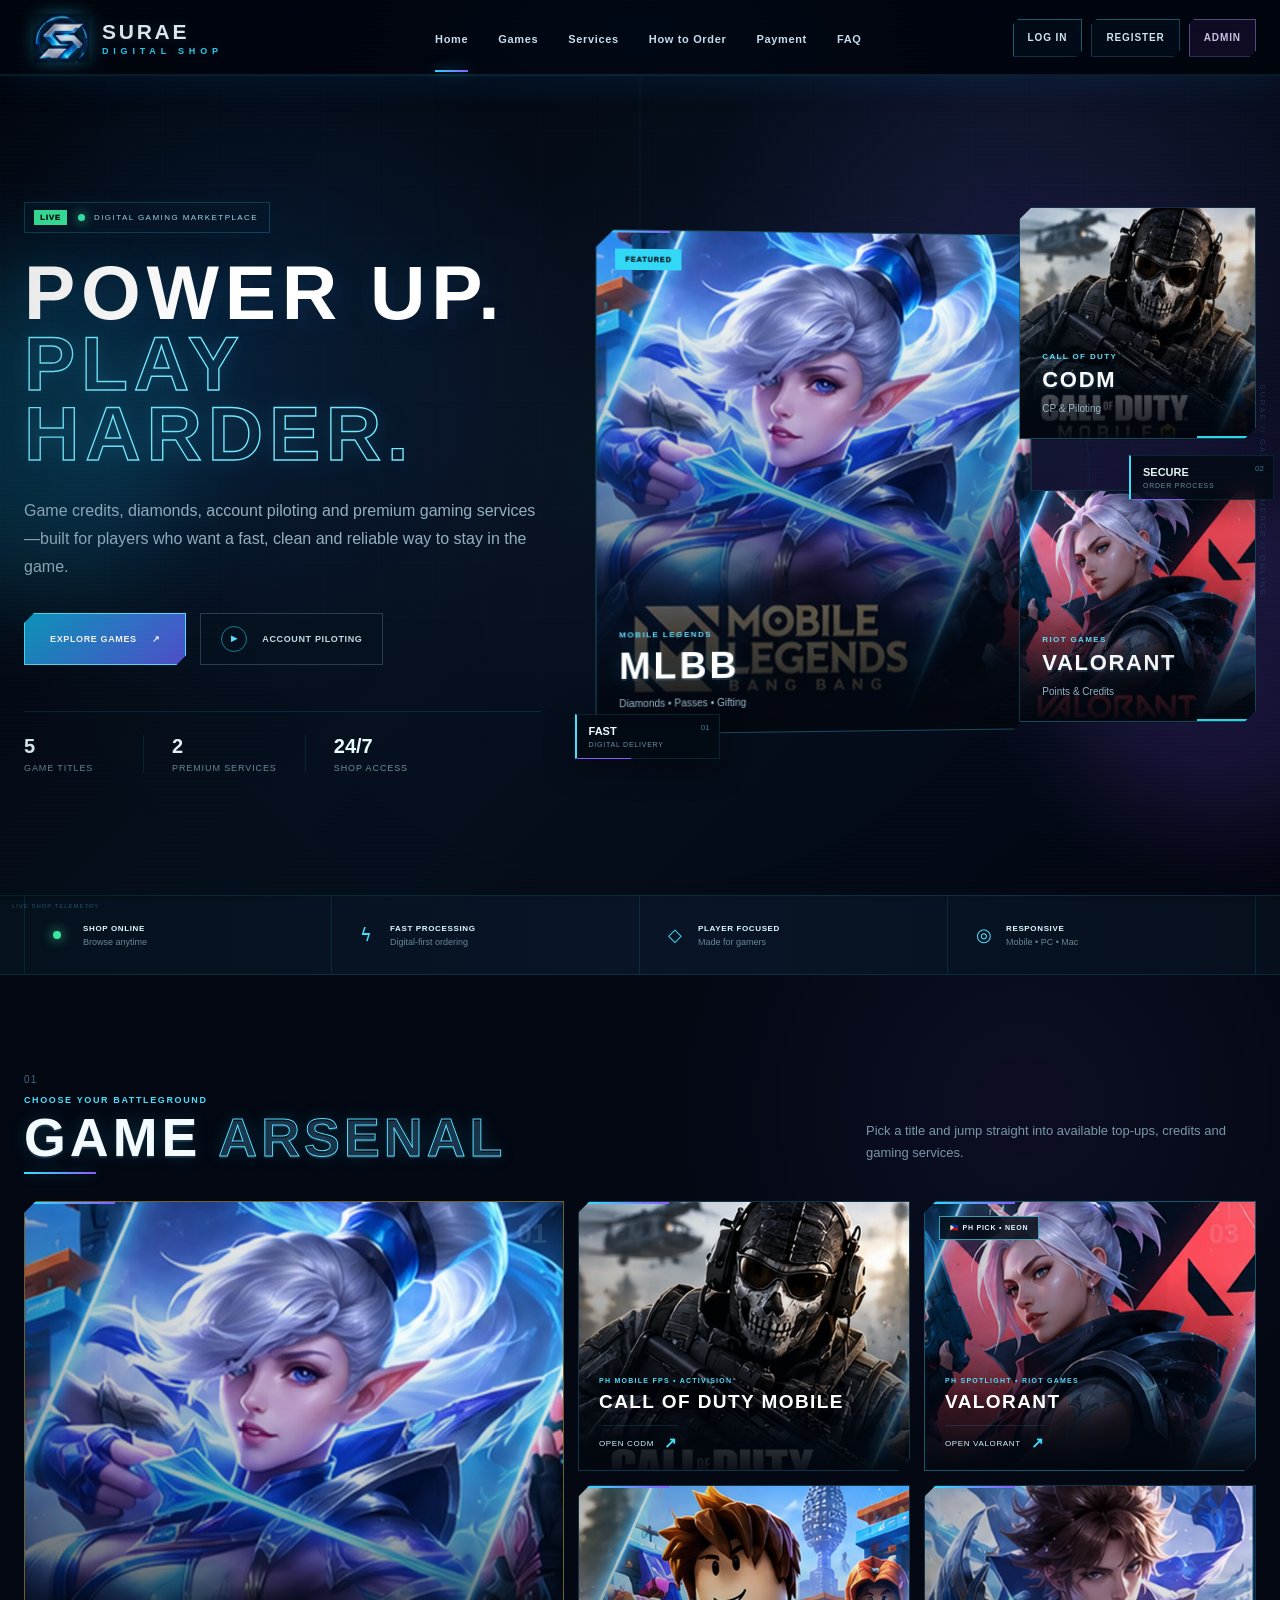
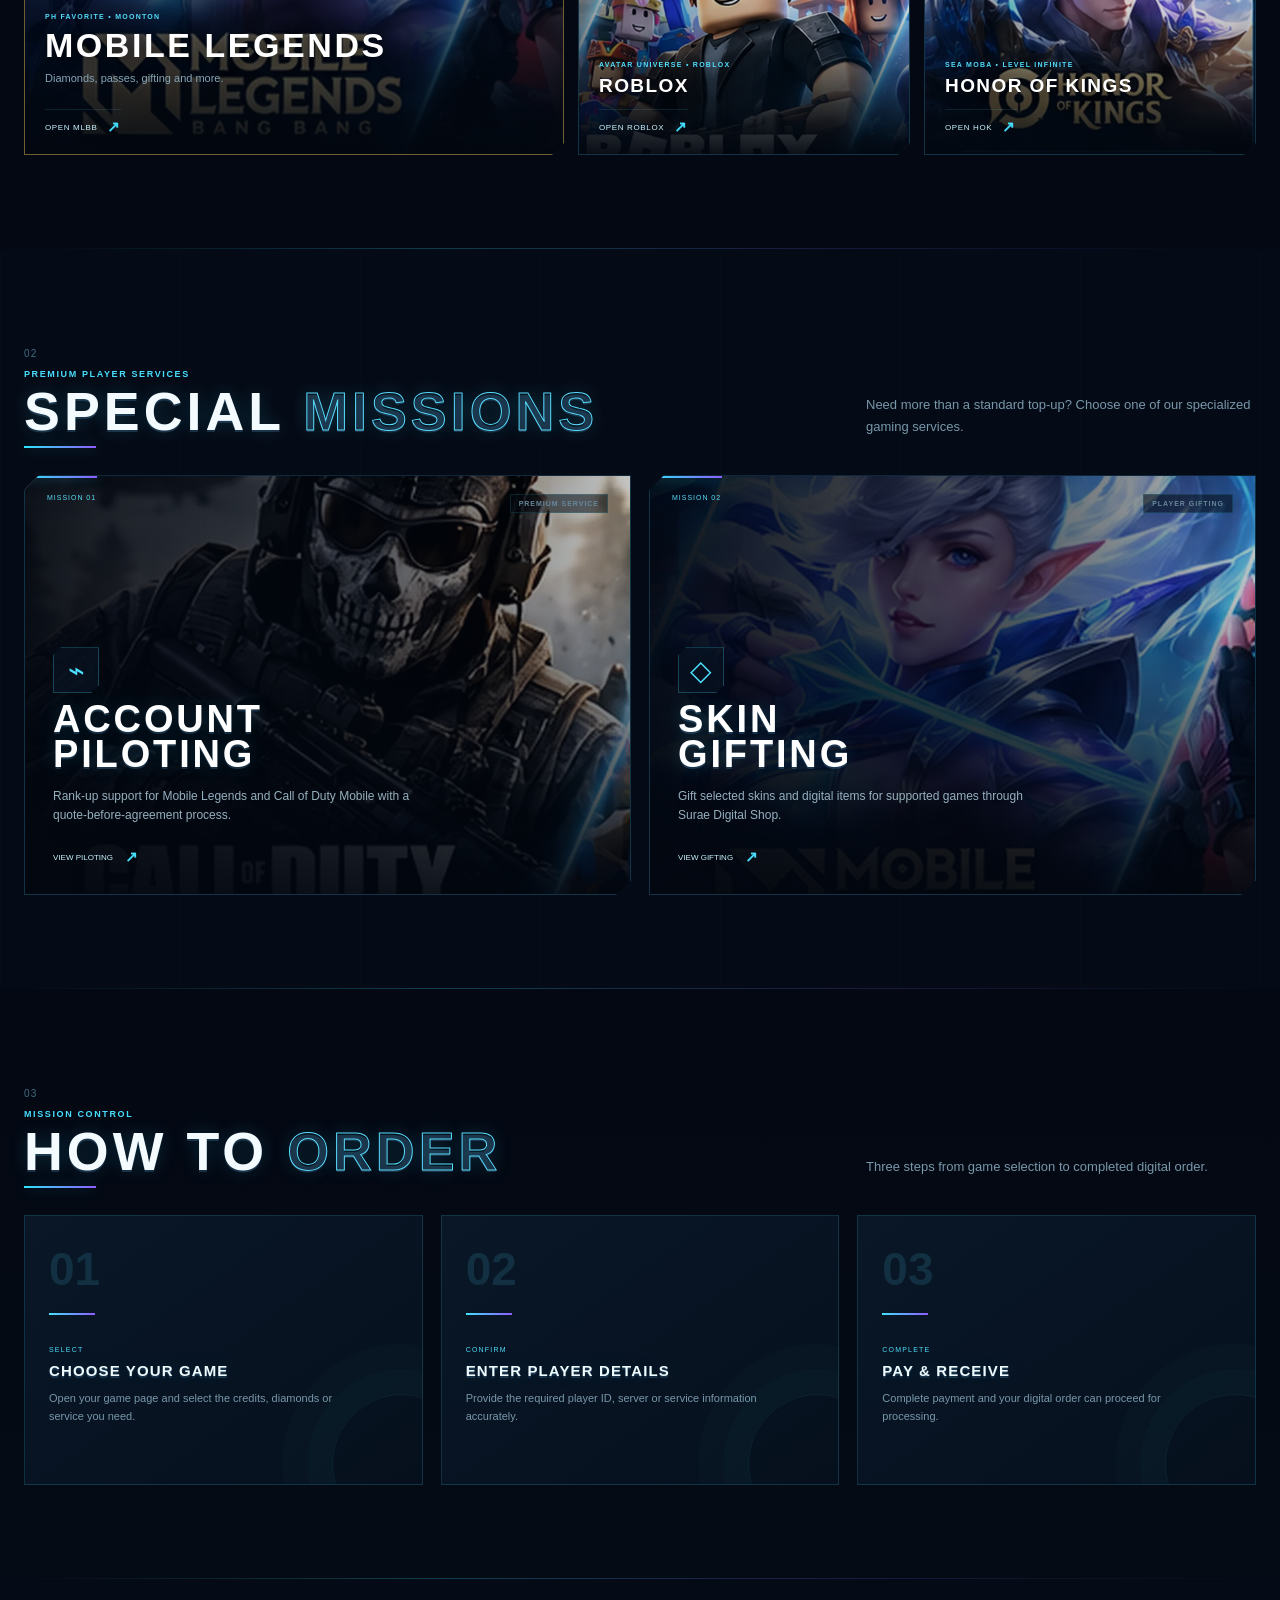
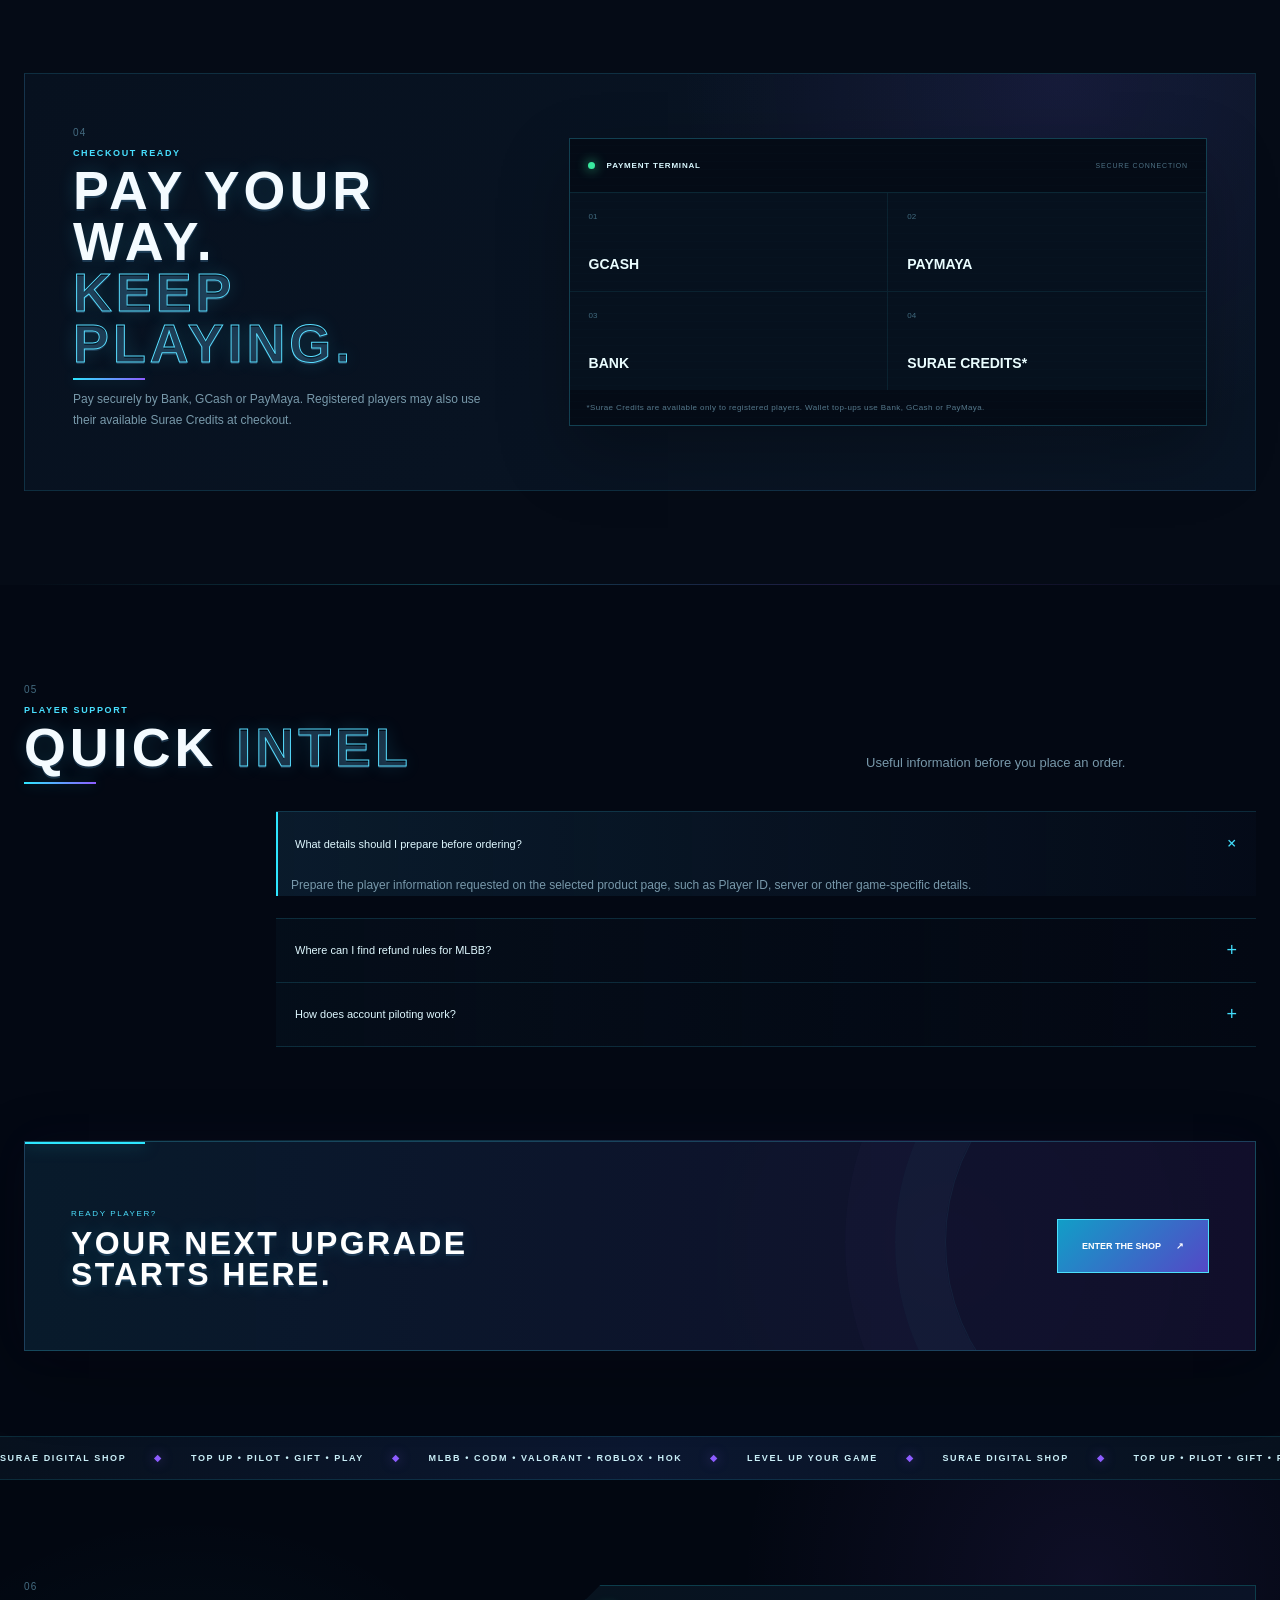
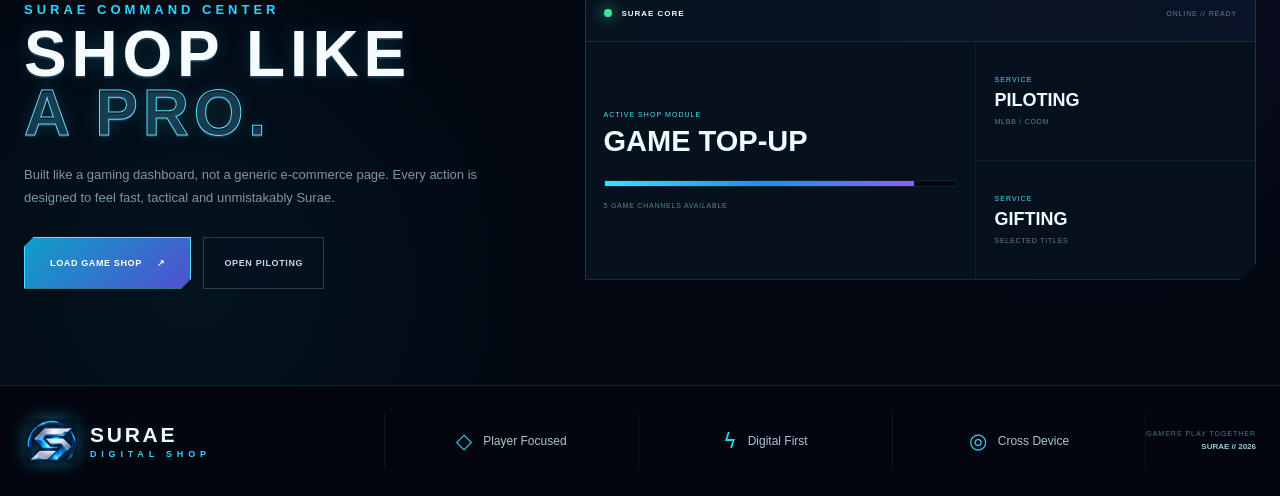
<file: index.html>
<!doctype html>
<html lang="en">
<head>
  <meta charset="utf-8">
  <meta name="viewport" content="width=device-width,initial-scale=1,viewport-fit=cover">
  <meta name="theme-color" content="#030712">
  <title>Surae Digital Shop — Level Up Your Game</title><link rel="preload" href="assets/hero-banner.webp" as="image" fetchpriority="high"><link rel="preconnect" href="https://yoceazwcewyksfzafhlu.supabase.co" crossorigin><link rel="dns-prefetch" href="//yoceazwcewyksfzafhlu.supabase.co">
  <link rel="stylesheet" href="styles.css">
</head>
<body class="ultimate-home">
  <header class="nav ultimate-nav">
    <div class="nav-inner">
      <a class="brand" href="index.html" aria-label="Surae Digital Shop home">
        <div class="brand-mark">S</div>
        <div class="brand-name">SURAE<small>DIGITAL SHOP</small></div>
      </a>

      <nav class="nav-links" aria-label="Main navigation">
        <a class="active" href="#home">Home</a>
        <a href="#games">Games</a>
        <a href="#services">Services</a>
        <a href="#how">How to Order</a>
        <a href="#payment">Payment</a>
        <a href="#faq">FAQ</a>
      </nav>

      <div class="nav-actions ultimate-nav-actions">
        <button class="nav-auth-action" id="openLoginModal" type="button" aria-label="Player log in">LOG IN</button>
        <button class="nav-auth-action" id="openRegisterModal" type="button" aria-label="Register">REGISTER</button>
        <button class="nav-auth-action admin-login-action" id="openAdminLoginModal" type="button" aria-label="Admin log in">ADMIN</button>
      </div>
    </div>
  </header>

  <main id="home">
    <section class="ultimate-hero">
      <div class="hero-grid-lines" aria-hidden="true"></div>
      <div class="hero-orb hero-orb-a" aria-hidden="true"></div>
      <div class="hero-orb hero-orb-b" aria-hidden="true"></div>

      <div class="wrap ultimate-hero-inner">
        <div class="ultimate-hero-copy">
          <div class="hero-status"><span></span> DIGITAL GAMING MARKETPLACE</div>
          <h1>POWER UP.<br><em>PLAY HARDER.</em></h1>
          <p>Game credits, diamonds, account piloting and premium gaming services—built for players who want a fast, clean and reliable way to stay in the game.</p>

          <div class="hero-actions">
            <a href="#games" class="hero-primary">EXPLORE GAMES <b>↗</b></a>
            <a href="piloting.html" class="hero-secondary"><span class="play-icon">▶</span> ACCOUNT PILOTING</a>
          </div>

          <div class="hero-microstats">
            <div><strong>5</strong><span>Game Titles</span></div>
            <div><strong>2</strong><span>Premium Services</span></div>
            <div><strong>24/7</strong><span>Shop Access</span></div>
          </div>
        </div>

        <div class="hero-visual" aria-label="Featured games">
          <a href="mlbb.html" class="hero-game-card hero-main-card mlbb-notice-trigger">
            <div class="hero-game-image" style="background-image:url('assets/hd/mlbb-hero-hd.webp')"></div>
            <div class="hero-game-overlay"></div>
            <div class="hero-game-tag">FEATURED</div>
            <div class="hero-game-copy">
              <small>MOBILE LEGENDS</small>
              <h2>MLBB</h2>
              <span>Diamonds • Passes • Gifting</span>
            </div>
          </a>

          <a href="codm.html" class="hero-game-card hero-side-card hero-side-top">
            <div class="hero-game-image" style="background-image:url('assets/hd/codm-hero-hd.webp')"></div>
            <div class="hero-game-overlay"></div>
            <div class="hero-game-copy">
              <small>CALL OF DUTY</small>
              <h3>CODM</h3>
              <span>CP & Piloting</span>
            </div>
          </a>

          <a href="valorant.html" class="hero-game-card hero-side-card hero-side-bottom">
            <div class="hero-game-image" style="background-image:url('assets/hd/valorant-hero-hd.webp')"></div>
            <div class="hero-game-overlay"></div>
            <div class="hero-game-copy">
              <small>RIOT GAMES</small>
              <h3>VALORANT</h3>
              <span>Points & Credits</span>
            </div>
          </a>

          <div class="hero-hud-card hero-hud-one"><span>01</span><b>FAST</b><small>DIGITAL DELIVERY</small></div>
          <div class="hero-hud-card hero-hud-two"><span>02</span><b>SECURE</b><small>ORDER PROCESS</small></div>
        </div>
      </div>
    </section>

    <section class="game-status-strip" aria-label="Shop highlights">
      <div class="wrap status-track">
        <div><span class="status-dot"></span><b>SHOP ONLINE</b><small>Browse anytime</small></div>
        <div><span class="status-icon">ϟ</span><b>FAST PROCESSING</b><small>Digital-first ordering</small></div>
        <div><span class="status-icon">◇</span><b>PLAYER FOCUSED</b><small>Made for gamers</small></div>
        <div><span class="status-icon">◎</span><b>RESPONSIVE</b><small>Mobile • PC • Mac</small></div>
      </div>
    </section>

    <section class="ultimate-games" id="games">
      <div class="wrap">
        <div class="ultimate-section-head">
          <div>
            <span class="section-number">01</span>
            <div class="eyebrow">CHOOSE YOUR BATTLEGROUND</div>
            <h2>GAME <em>ARSENAL</em></h2>
          </div>
          <p>Pick a title and jump straight into available top-ups, credits and gaming services.</p>
        </div>

        <div class="arsenal-grid">
          <a class="arsenal-card arsenal-featured mlbb-notice-trigger rarity-legendary" href="mlbb.html" data-tier="LEGENDARY">
            <div class="arsenal-art" style="background-image:url('assets/hd/mlbb-hero-hd.webp')"></div>
            <div class="arsenal-gradient"></div>
            <div class="arsenal-index">01</div>
            <div class="arsenal-content">
              <span>PH FAVORITE • MOONTON</span>
              <h3>MOBILE LEGENDS</h3>
              <p>Diamonds, passes, gifting and more.</p>
              <div class="arsenal-link">OPEN MLBB <b>↗</b></div>
            </div>
          </a>

          <a class="arsenal-card rarity-epic" href="codm.html" data-tier="EPIC">
            <div class="arsenal-art" style="background-image:url('assets/hd/codm-hero-hd.webp')"></div>
            <div class="arsenal-gradient"></div>
            <div class="arsenal-index">02</div>
            <div class="arsenal-content">
              <span>PH MOBILE FPS • ACTIVISION</span><h3>CALL OF DUTY MOBILE</h3>
              <div class="arsenal-link">OPEN CODM <b>↗</b></div>
            </div>
          </a>

          <a class="arsenal-card rarity-epic" href="valorant.html" data-tier="EPIC">
            <div class="ph-pick-badge">🇵🇭 PH PICK • NEON</div>
            <div class="arsenal-art" style="background-image:url('assets/hd/valorant-hero-hd.webp')"></div>
            <div class="arsenal-gradient"></div>
            <div class="arsenal-index">03</div>
            <div class="arsenal-content">
              <span>PH SPOTLIGHT • RIOT GAMES</span><h3>VALORANT</h3>
              <div class="arsenal-link">OPEN VALORANT <b>↗</b></div>
            </div>
          </a>

          <a class="arsenal-card rarity-rare" href="roblox.html" data-tier="RARE">
            <div class="arsenal-art" style="background-image:url('assets/hd/roblox-hero-hd.webp')"></div>
            <div class="arsenal-gradient"></div>
            <div class="arsenal-index">04</div>
            <div class="arsenal-content">
              <span>AVATAR UNIVERSE • ROBLOX</span><h3>ROBLOX</h3>
              <div class="arsenal-link">OPEN ROBLOX <b>↗</b></div>
            </div>
          </a>

          <a class="arsenal-card rarity-rare" href="hok.html" data-tier="RARE">
            <div class="arsenal-art" style="background-image:url('assets/hd/hok-card-hd.webp')"></div>
            <div class="arsenal-gradient"></div>
            <div class="arsenal-index">05</div>
            <div class="arsenal-content">
              <span>SEA MOBA • LEVEL INFINITE</span><h3>HONOR OF KINGS</h3>
              <div class="arsenal-link">OPEN HOK <b>↗</b></div>
            </div>
          </a>
        </div>
      </div>
    </section>

    <section class="mission-section" id="services">
      <div class="wrap">
        <div class="ultimate-section-head">
          <div>
            <span class="section-number">02</span>
            <div class="eyebrow">PREMIUM PLAYER SERVICES</div>
            <h2>SPECIAL <em>MISSIONS</em></h2>
          </div>
          <p>Need more than a standard top-up? Choose one of our specialized gaming services.</p>
        </div>

        <div class="mission-grid">
          <a href="piloting.html" class="mission-card mission-piloting">
            <div class="mission-bg" style="background-image:url('assets/hd/codm-hero-hd.webp')"></div>
            <div class="mission-overlay"></div>
            <div class="mission-top"><span>MISSION 01</span><b>PREMIUM SERVICE</b></div>
            <div class="mission-copy">
              <div class="mission-icon">⌁</div>
              <h3>ACCOUNT<br>PILOTING</h3>
              <p>Rank-up support for Mobile Legends and Call of Duty Mobile with a quote-before-agreement process.</p>
              <div class="mission-action">VIEW PILOTING <b>↗</b></div>
            </div>
          </a>

          <a href="skin-gifting.html" class="mission-card mission-gifting skin-gifting-notice-trigger">
            <div class="mission-bg" style="background-image:url('assets/hd/mlbb-hero-hd.webp')"></div>
            <div class="mission-overlay"></div>
            <div class="mission-top"><span>MISSION 02</span><b>PLAYER GIFTING</b></div>
            <div class="mission-copy">
              <div class="mission-icon">◇</div>
              <h3>SKIN<br>GIFTING</h3>
              <p>Gift selected skins and digital items for supported games through Surae Digital Shop.</p>
              <div class="mission-action">VIEW GIFTING <b>↗</b></div>
            </div>
          </a>
        </div>
      </div>
    </section>

    <section class="order-command" id="how">
      <div class="wrap">
        <div class="ultimate-section-head">
          <div>
            <span class="section-number">03</span>
            <div class="eyebrow">MISSION CONTROL</div>
            <h2>HOW TO <em>ORDER</em></h2>
          </div>
          <p>Three steps from game selection to completed digital order.</p>
        </div>

        <div class="command-grid">
          <div class="command-card">
            <div class="command-number">01</div>
            <div class="command-line"></div>
            <span>SELECT</span>
            <h3>Choose Your Game</h3>
            <p>Open your game page and select the credits, diamonds or service you need.</p>
          </div>
          <div class="command-card">
            <div class="command-number">02</div>
            <div class="command-line"></div>
            <span>CONFIRM</span>
            <h3>Enter Player Details</h3>
            <p>Provide the required player ID, server or service information accurately.</p>
          </div>
          <div class="command-card">
            <div class="command-number">03</div>
            <div class="command-line"></div>
            <span>COMPLETE</span>
            <h3>Pay & Receive</h3>
            <p>Complete payment and your digital order can proceed for processing.</p>
          </div>
        </div>
      </div>
    </section>

    <section class="payment-zone" id="payment">
      <div class="wrap payment-shell">
        <div class="payment-copy">
          <span class="section-number">04</span>
          <div class="eyebrow">CHECKOUT READY</div>
          <h2>PAY YOUR WAY.<br><em>KEEP PLAYING.</em></h2>
          <p>Pay securely by Bank, GCash or PayMaya. Registered players may also use their available Surae Credits at checkout.</p>
        </div>
        <div class="payment-terminal">
          <div class="terminal-head"><span></span><b>PAYMENT TERMINAL</b><small>SECURE CONNECTION</small></div>
          <div class="payment-method-grid">
            <div><span>01</span><b>GCASH</b></div>
            <div><span>02</span><b>PAYMAYA</b></div>
            <div><span>03</span><b>BANK</b></div>
            <div><span>04</span><b>SURAE CREDITS*</b></div>
          </div>
          <div class="terminal-foot">*Surae Credits are available only to registered players. Wallet top-ups use Bank, GCash or PayMaya.</div>
        </div>
      </div>
    </section>

    <section class="faq-zone" id="faq">
      <div class="wrap">
        <div class="ultimate-section-head">
          <div>
            <span class="section-number">05</span>
            <div class="eyebrow">PLAYER SUPPORT</div>
            <h2>QUICK <em>INTEL</em></h2>
          </div>
          <p>Useful information before you place an order.</p>
        </div>

        <div class="faq-grid">
          <details open>
            <summary>What details should I prepare before ordering?<span>+</span></summary>
            <p>Prepare the player information requested on the selected product page, such as Player ID, server or other game-specific details.</p>
          </details>
          <details>
            <summary>Where can I find refund rules for MLBB?<span>+</span></summary>
            <p>The MLBB refund notice appears before entering the MLBB products page so you can review the applicable conditions before proceeding.</p>
          </details>
          <details>
            <summary>How does account piloting work?<span>+</span></summary>
            <p>Choose MLBB or CODM, enter your current and target rank, review the calculated quote, then proceed to the digital agreement if you accept the price.</p>
          </details>
        </div>
      </div>
    </section>

    <section class="final-cta">
      <div class="wrap final-cta-shell">
        <div>
          <span>READY PLAYER?</span>
          <h2>YOUR NEXT UPGRADE<br>STARTS HERE.</h2>
        </div>
        <a href="#games">ENTER THE SHOP <b>↗</b></a>
      </div>
    </section>
  
<section class="battle-marquee" aria-label="Surae gaming highlights">
  <div class="battle-marquee-track">
    <span>SURAE DIGITAL SHOP</span><i>◆</i>
    <span>TOP UP • PILOT • GIFT • PLAY</span><i>◆</i>
    <span>MLBB • CODM • VALORANT • ROBLOX • HOK</span><i>◆</i>
    <span>LEVEL UP YOUR GAME</span><i>◆</i>
    <span>SURAE DIGITAL SHOP</span><i>◆</i>
    <span>TOP UP • PILOT • GIFT • PLAY</span><i>◆</i>
  </div>
</section>

<section class="war-room">
  <div class="wrap">
    <div class="war-room-shell">
      <div class="war-room-copy">
        <span class="section-number">06</span>
        <div class="eyebrow">SURAE COMMAND CENTER</div>
        <h2>SHOP LIKE<br><em>A PRO.</em></h2>
        <p>Built like a gaming dashboard, not a generic e-commerce page. Every action is designed to feel fast, tactical and unmistakably Surae.</p>
        <div class="war-room-actions">
          <a href="#games" class="hero-primary">LOAD GAME SHOP <b>↗</b></a>
          <a href="piloting.html" class="hero-secondary">OPEN PILOTING</a>
        </div>
      </div>

      <div class="war-console" aria-label="Surae shop console">
        <div class="console-top">
          <div><span class="console-dot"></span><b>SURAE CORE</b></div>
          <small>ONLINE // READY</small>
        </div>
        <div class="console-grid">
          <div class="console-panel console-panel-big">
            <span>ACTIVE SHOP MODULE</span>
            <strong>GAME TOP-UP</strong>
            <div class="console-meter"><i></i></div>
            <small>5 GAME CHANNELS AVAILABLE</small>
          </div>
          <div class="console-panel">
            <span>SERVICE</span>
            <strong>PILOTING</strong>
            <small>MLBB / CODM</small>
          </div>
          <div class="console-panel">
            <span>SERVICE</span>
            <strong>GIFTING</strong>
            <small>SELECTED TITLES</small>
          </div>
        </div>
      </div>
    </div>
  </div>
</section>

</main>

<div class="account-modal" id="loginModal" aria-hidden="true">
  <div class="account-modal-backdrop" data-close-account-modal></div>
  <section class="account-modal-panel compact" role="dialog" aria-modal="true" aria-labelledby="loginModalTitle">
    <header class="account-modal-header">
      <div>
        <span class="account-kicker">SURAE PLAYER ACCOUNT</span>
        <h2 id="loginModalTitle">LOG IN</h2>
      </div>
      <button class="account-modal-close" type="button" data-close-account-modal aria-label="Close">×</button>
    </header>
    <form class="account-form" id="loginForm">
      <label>
        <span>Account Number or Email</span>
        <input id="loginIdentity" type="text" autocomplete="username" placeholder="e.g. SUR-2609-001234" required>
      </label>
      <label>
        <span>Password</span>
        <input id="loginPassword" type="password" autocomplete="current-password" placeholder="Enter your password" required>
      </label>
      <div class="account-form-message" id="loginMessage" aria-live="polite"></div>
      <button class="account-primary-btn" type="submit">ENTER ACCOUNT <b>↗</b></button>
      <button class="account-text-btn" type="button" id="switchToRegister">No account yet? Register here</button>
    </form>
  </section>
</div>

<div class="account-modal" id="adminLoginModal" aria-hidden="true">
  <div class="account-modal-backdrop" data-close-account-modal></div>
  <section class="account-modal-panel compact" role="dialog" aria-modal="true" aria-labelledby="adminLoginModalTitle">
    <header class="account-modal-header">
      <div>
        <span class="account-kicker">SECURE ACCESS</span>
        <h2 id="adminLoginModalTitle">ADMIN LOGIN</h2>
      </div>
      <button class="account-modal-close" type="button" data-close-account-modal aria-label="Close">×</button>
    </header>
    <form class="account-form account-form-grid admin-login-form" id="adminLoginForm">
      <label class="account-full"><span>ADMIN EMAIL</span><input id="adminLoginEmail" type="email" autocomplete="username" required></label>
      <label class="account-full"><span>PASSWORD</span><input id="adminLoginPassword" type="password" autocomplete="current-password" required></label>
      <div class="account-form-message account-full" id="adminLoginMessage" aria-live="polite"></div>
      <button class="account-primary-btn account-full admin-login-submit" type="submit">SIGN IN TO ADMIN <b>↗</b></button>
    </form>
  </section>
</div>

<div class="account-modal" id="registerModal" aria-hidden="true">
  <div class="account-modal-backdrop" data-close-account-modal></div>
  <section class="account-modal-panel" role="dialog" aria-modal="true" aria-labelledby="registerModalTitle">
    <header class="account-modal-header">
      <div>
        <span class="account-kicker">CREATE PLAYER PROFILE</span>
        <h2 id="registerModalTitle">REGISTER</h2>
      </div>
      <button class="account-modal-close" type="button" data-close-account-modal aria-label="Close">×</button>
    </header>
    <form class="account-form account-form-grid" id="registerForm">
      <label class="account-full">
        <span>Account Name</span>
        <input id="registerName" type="text" autocomplete="name" placeholder="Your display / account name" required>
      </label>
      <label>
        <span>Email Address</span>
        <input id="registerEmail" type="email" autocomplete="email" placeholder="name@email.com" required>
      </label>
      <label>
        <span>Mobile Number</span>
        <input id="registerMobile" type="tel" autocomplete="tel" placeholder="+63 9XX XXX XXXX" required>
      </label>
      <label>
        <span>Password</span>
        <input id="registerPassword" type="password" autocomplete="new-password" minlength="8" placeholder="Minimum 8 characters" required>
      </label>
      <label>
        <span>Confirm Password</span>
        <input id="registerPassword2" type="password" autocomplete="new-password" minlength="8" placeholder="Re-enter password" required>
      </label>
      <label class="account-check account-full">
        <input id="registerAgree" type="checkbox" required>
        <span>I agree to create a Surae Digital Shop player account.</span>
      </label>
      <div class="account-form-message account-full" id="registerMessage" aria-live="polite"></div>
      <button class="account-primary-btn account-full" type="submit">CREATE ACCOUNT <b>↗</b></button>
      <button class="account-text-btn account-full" type="button" id="switchToLogin">Already registered? Log in</button>
    </form>
  </section>
</div>


  <footer class="footer ultimate-footer">
    <div class="wrap footer-main">
      <div class="footer-brand">
        <div class="brand-mark">S</div>
        <div class="brand-name">SURAE<small>DIGITAL SHOP</small></div>
      </div>
      <div class="trust">
        <div><i>◇</i> Player Focused</div>
        <div><i>ϟ</i> Digital First</div>
        <div><i>◎</i> Cross Device</div>
      </div>
      <div class="footer-codex">
        <small>GAMERS PLAY TOGETHER</small>
        <b>SURAE // 2026</b>
      </div>
    </div>
  </footer>


<div class="mlbb-notice-modal skin-gifting-notice-modal" id="skinGiftingNoticeModal" aria-hidden="true">
  <div class="mlbb-notice-backdrop" data-close-skin-gifting-notice></div>
  <section class="mlbb-notice-panel skin-gifting-notice-panel" role="dialog" aria-modal="true" aria-labelledby="skinGiftingNoticeTitle">
    <header class="mlbb-notice-header skin-gifting-notice-header">
      <div>
        <div class="mlbb-notice-kicker">PLAYER SERVICE NOTICE</div>
        <h2 id="skinGiftingNoticeTitle">READ BEFORE PLACING AN ORDER</h2>
      </div>
      <button class="mlbb-notice-close" type="button" data-close-skin-gifting-notice aria-label="Close">×</button>
    </header>

    <div class="mlbb-notice-content skin-gifting-notice-content">
      <div class="skin-gifting-intro">
        <span class="skin-gifting-badge">SKIN GIFTING PROCESS</span>
        <p>Please review the process below before continuing. Requirements and delivery timing may vary slightly depending on the selected game.</p>
      </div>

      <section class="skin-gifting-step">
        <div class="skin-gifting-step-number">01</div>
        <div>
          <h3>Gifter & Delivery Details</h3>
          <p>After your order is placed, the <strong>Gifter details</strong> and estimated <strong>Delivery Date (DD)</strong> will normally be provided within <strong>1–24 hours</strong>. We will send updates through our official page or your order information.</p>
        </div>
      </section>

      <section class="skin-gifting-step">
        <div class="skin-gifting-step-number">02</div>
        <div>
          <h3>Processing Status</h3>
          <p>When your order status changes to <strong>PROCESSING</strong>, your order has already been submitted to the assigned sender. Refresh your order page periodically until the sender's <strong>Gifter ID / IGN</strong> and <strong>Delivery Date</strong> appear in the order message.</p>
        </div>
      </section>

      <section class="skin-gifting-step">
        <div class="skin-gifting-step-number">03</div>
        <div>
          <h3>Follow the Assigned Gifter</h3>
          <p>Follow or add the assigned Gifter as soon as the details are provided. Some games require an in-game friendship period before gifting becomes available. For example, <strong>Mobile Legends: Bang Bang currently requires an 8-day in-game friendship period</strong>. Do not remove or unfollow the Gifter while your order is active, as this may delay delivery.</p>
        </div>
      </section>

      <section class="skin-gifting-step">
        <div class="skin-gifting-step-number">04</div>
        <div>
          <h3>Check Your Order Updates</h3>
          <p>To view the latest information, open your account menu, go to <strong>Processing</strong>, select the order, then open the <strong>INV#</strong> to view the complete order details and any new messages.</p>
        </div>
      </section>

      <div class="mlbb-notice-warning skin-gifting-warning"><strong>Important:</strong> Please do not contact the assigned Gifter for personal or unrelated reasons. Doing so may result in the order being delayed or cancelled.</div>

      <section>
        <h3>DELIVERY WINDOW</h3>
        <p>Skin gifting is generally processed between <strong>9:00 PM and 12:00 midnight</strong>. A delay of approximately one additional day may occasionally occur because of game-server resets, gifting limits, maintenance, or other publisher-side restrictions outside our control.</p>
      </section>

      <section>
        <h3>NEED HELP?</h3>
        <p>For assistance, please contact <strong>GAMERXTREAM</strong> through our official page and provide your order or invoice number so we can assist you faster.</p>
      </section>

      <div class="mlbb-notice-acknowledgement skin-gifting-acknowledgement">
        By selecting <strong>ACCEPT & CONTINUE</strong>, you confirm that you have read and understood the Skin Gifting process and agree to follow the instructions above.
      </div>
    </div>

    <div class="mlbb-notice-actions skin-gifting-notice-actions">
      <button type="button" class="mlbb-notice-secondary" data-close-skin-gifting-notice>DECLINE</button>
      <button type="button" class="mlbb-notice-primary" id="skinGiftingNoticeAccept">ACCEPT & CONTINUE</button>
    </div>
  </section>
</div>

<script>
(() => {
  const modal = document.getElementById('skinGiftingNoticeModal');
  const accept = document.getElementById('skinGiftingNoticeAccept');
  let destination = 'skin-gifting.html';

  function openNotice(event) {
    event.preventDefault();
    destination = event.currentTarget.getAttribute('href') || 'skin-gifting.html';
    modal.classList.add('open');
    modal.setAttribute('aria-hidden', 'false');
    document.body.style.overflow = 'hidden';
    setTimeout(() => accept.focus(), 0);
  }

  function closeNotice() {
    modal.classList.remove('open');
    modal.setAttribute('aria-hidden', 'true');
    document.body.style.overflow = '';
  }

  document.querySelectorAll('.skin-gifting-notice-trigger').forEach(link => link.addEventListener('click', openNotice));
  document.querySelectorAll('[data-close-skin-gifting-notice]').forEach(el => el.addEventListener('click', closeNotice));
  accept.addEventListener('click', () => { window.location.href = destination; });
  document.addEventListener('keydown', event => {
    if (event.key === 'Escape' && modal.classList.contains('open')) closeNotice();
  });
})();
</script>

<div class="mlbb-notice-modal" id="mlbbNoticeModal" aria-hidden="true">
  <div class="mlbb-notice-backdrop" data-close-mlbb-notice></div>
  <section class="mlbb-notice-panel" role="dialog" aria-modal="true" aria-labelledby="mlbbNoticeTitle">
    <header class="mlbb-notice-header">
      <div>
        <span class="mlbb-notice-kicker">IMPORTANT INFORMATION</span>
        <h2 id="mlbbNoticeTitle">Notice for MLBB Products</h2>
      </div>
      <button type="button" class="mlbb-notice-close" data-close-mlbb-notice aria-label="Close notice">×</button>
    </header>

    <div class="mlbb-notice-content">
      <section>
        <h3>Refundable Transactions — Diamonds and Double Diamonds</h3>
        <p>Transactions for <strong>Diamonds and Double Diamonds</strong> are eligible for a refund when the order returns any of the following messages:</p>
        <ul>
          <li>Region Lock</li>
          <li>Order Not Found</li>
          <li>Failed</li>
          <li>Purchase Limit</li>
          <li>Inquiry Error</li>
          <li>Invalid ID</li>
        </ul>
      </section>

      <section>
        <h3>Refundable Transactions — Weekly Diamond Pass</h3>
        <p>Transactions for the <strong>Weekly Diamond Pass</strong> are eligible for a refund only when the order returns one of the following messages:</p>
        <ul>
          <li>Region Lock</li>
          <li>Invalid ID</li>
          <li>Order Not Found</li>
          <li>Inquiry Error</li>
        </ul>
        <div class="mlbb-notice-warning"><strong>Important:</strong> Weekly Diamond Pass transactions showing <strong>Purchase Limit</strong> or <strong>Failed</strong> are not refundable.</div>
      </section>

      <section>
        <h3>Refund Processing</h3>
        <p>For the refundable error messages listed above, there is no need to contact Surae Digital Shop Customer Service. Eligible refunds will be processed automatically within <strong>1–12 hours</strong>.</p>
      </section>

      <section>
        <h3>Disclaimer</h3>
        <p>Prices are subject to change without prior notice and may vary depending on product availability, stock levels, and market demand.</p>
      </section>

      <div class="mlbb-notice-acknowledgement">
        By proceeding with your order, you acknowledge that you have read, understood, and agreed to these terms.
      </div>
    </div>

    <div class="mlbb-notice-actions">
      <button type="button" class="mlbb-notice-secondary" data-close-mlbb-notice>Cancel</button>
      <button type="button" class="mlbb-notice-primary" id="mlbbNoticeProceed">Proceed to MLBB Products</button>
    </div>
  </section>
</div>

<script>
(() => {
  const modal = document.getElementById('mlbbNoticeModal');
  const proceed = document.getElementById('mlbbNoticeProceed');
  let destination = 'mlbb.html';

  function openNotice(event) {
    event.preventDefault();
    destination = event.currentTarget.getAttribute('href') || 'mlbb.html';
    modal.classList.add('open');
    modal.setAttribute('aria-hidden','false');
    document.body.style.overflow = 'hidden';
    setTimeout(() => proceed.focus(), 0);
  }

  function closeNotice() {
    modal.classList.remove('open');
    modal.setAttribute('aria-hidden','true');
    document.body.style.overflow = '';
  }

  document.querySelectorAll('.mlbb-notice-trigger').forEach(link => link.addEventListener('click', openNotice));
  document.querySelectorAll('[data-close-mlbb-notice]').forEach(el => el.addEventListener('click', closeNotice));
  proceed.addEventListener('click', () => { window.location.href = destination; });
  document.addEventListener('keydown', event => {
    if (event.key === 'Escape' && modal.classList.contains('open')) closeNotice();
  });
})();
</script>



<script>
(() => {
  const root = document.documentElement;
  window.addEventListener('pointermove', (e) => {
    root.style.setProperty('--mx', `${e.clientX}px`);
    root.style.setProperty('--my', `${e.clientY}px`);
  }, {passive:true});

  document.querySelectorAll('.arsenal-card,.mission-card,.hero-game-card').forEach(card => {
    card.addEventListener('pointermove', e => {
      const r = card.getBoundingClientRect();
      const x = (e.clientX-r.left)/r.width;
      const y = (e.clientY-r.top)/r.height;
      card.style.setProperty('--px', `${x*100}%`);
      card.style.setProperty('--py', `${y*100}%`);
    });
  });
})();
</script>


<script src="surae-config.js"></script><script src="surae-api.js"></script><script src="account-store.js"></script>
<script>
(() => {
  const loginModal = document.getElementById('loginModal');
  const registerModal = document.getElementById('registerModal');
  const openLogin = document.getElementById('openLoginModal');
  const openRegister = document.getElementById('openRegisterModal');
  const adminLoginModal = document.getElementById('adminLoginModal');
  const openAdminLogin = document.getElementById('openAdminLoginModal');

  const allModals = [loginModal, registerModal, adminLoginModal];

  function openModal(modal) {
    allModals.forEach(m => {
      if (!m) return;
      m.classList.remove('is-open');
      m.setAttribute('aria-hidden', 'true');
    });
    modal.classList.add('is-open');
    modal.setAttribute('aria-hidden', 'false');
    document.body.classList.add('account-modal-open');
    setTimeout(() => modal.querySelector('input,button')?.focus(), 20);
  }

  function closeAll() {
    allModals.forEach(m => {
      if (!m) return;
      m.classList.remove('is-open');
      m.setAttribute('aria-hidden', 'true');
    });
    document.body.classList.remove('account-modal-open');
  }



  openLogin?.addEventListener('click', () => openModal(loginModal));
  if(new URLSearchParams(location.search).get('login')==='1'){
    openModal(loginModal);
    history.replaceState({},'',location.pathname + location.hash);
  }
  openRegister?.addEventListener('click', () => openModal(registerModal));
  openAdminLogin?.addEventListener('click', () => openModal(adminLoginModal));
  document.getElementById('switchToRegister')?.addEventListener('click', () => openModal(registerModal));
  document.getElementById('switchToLogin')?.addEventListener('click', () => openModal(loginModal));

  document.querySelectorAll('[data-close-account-modal]').forEach(el => el.addEventListener('click', closeAll));

  document.addEventListener('keydown', e => {
    if (e.key === 'Escape' && allModals.some(m => m?.classList.contains('is-open'))) closeAll();
  });

  document.getElementById('registerForm')?.addEventListener('submit', async e => {
    e.preventDefault();
    const name=document.getElementById('registerName').value.trim();
    const email=document.getElementById('registerEmail').value.trim().toLowerCase();
    const mobile=document.getElementById('registerMobile').value.trim();
    const password=document.getElementById('registerPassword').value;
    const password2=document.getElementById('registerPassword2').value;
    const msg=document.getElementById('registerMessage');
    if(password!==password2){msg.textContent='Passwords do not match.';msg.className='account-form-message account-full error';return;}
    if(password.length<8){msg.textContent='Password must be at least 8 characters.';msg.className='account-form-message account-full error';return;}
    try{
      const result=await window.SuraeStore.register({name,email,mobile,password});
      document.getElementById('registerPassword').value='';document.getElementById('registerPassword2').value='';
      if(result?.needsEmailConfirmation){msg.textContent='Account created. Please check your email and confirm your address, then log in.';msg.className='account-form-message account-full success';return;}
      window.location.href='player.html';
    }catch(err){msg.textContent=err.message||'Unable to register.';msg.className='account-form-message account-full error';}
  });

  document.getElementById('adminLoginForm')?.addEventListener('submit', async e => {
    e.preventDefault();
    const email=document.getElementById('adminLoginEmail').value.trim().toLowerCase();
    const password=document.getElementById('adminLoginPassword').value;
    const msg=document.getElementById('adminLoginMessage');
    const submit=e.submitter;
    msg.textContent='';
    if(submit) submit.disabled=true;
    try{
      // Authenticate once here; admin.html performs the authoritative admin check.
      // Avoiding a duplicate adminSnapshot request makes admin sign-in noticeably faster.
      await window.SuraeAPI.login(email,password);
      document.getElementById('adminLoginPassword').value='';
      window.location.href='admin.html';
    }catch(err){
      window.SuraeAPI.logout();
      msg.textContent='Admin access denied. Please use an authorized admin account.';
      msg.className='account-form-message account-full error';
    }finally{
      if(submit) submit.disabled=false;
    }
  });

  document.getElementById('loginForm')?.addEventListener('submit', async e => {
    e.preventDefault();
    const identity=document.getElementById('loginIdentity').value.trim();
    const password=document.getElementById('loginPassword').value;
    const msg=document.getElementById('loginMessage');
    const submit=e.submitter;
    const originalLabel=submit?.textContent||'';
    if(submit){submit.disabled=true;submit.textContent='LOGGING IN…';}
    try{
      const account=await window.SuraeStore.authenticate(identity,password);
      if(!account){msg.textContent='Incorrect account/email or password.';msg.className='account-form-message error';return;}
      window.SuraeStore.setCurrentUser(account.accountNumber);
      document.getElementById('loginPassword').value='';
      window.location.href='player.html';
    }catch(err){msg.textContent=err.message||'Unable to log in.';msg.className='account-form-message error';}
    finally{if(submit){submit.disabled=false;submit.textContent=originalLabel;}}
  });



})();
</script>

<script src="catalog-store.js"></script><script src="store-front-controls.js"></script><script src="store-session.js"></script></body>
</html>
</file>
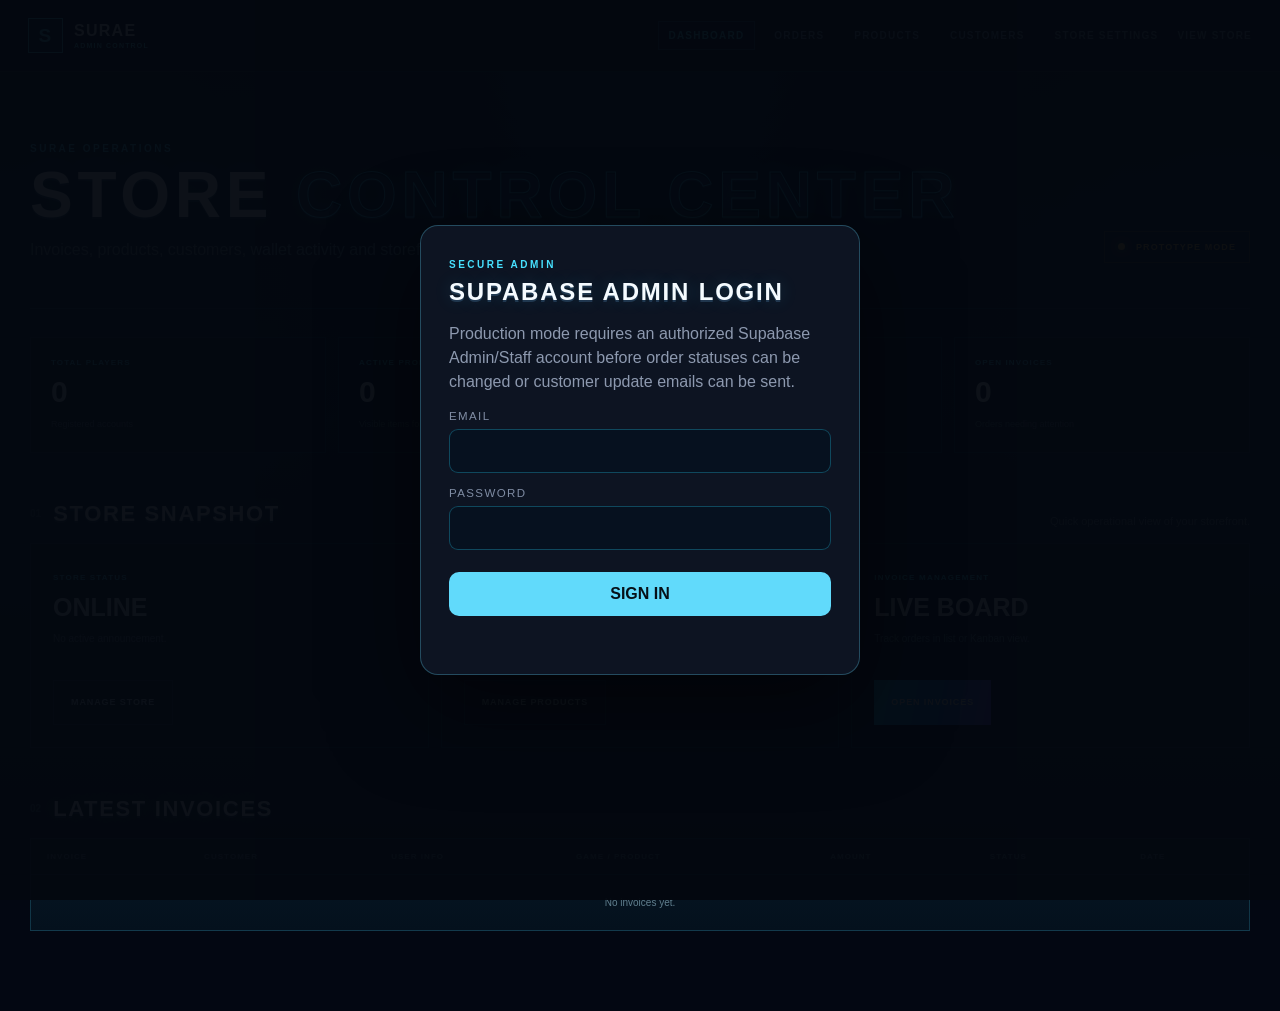
<file: admin-products-codm.html>
<!DOCTYPE html>
<html lang="en"><head><meta charset="UTF-8"><meta name="viewport" content="width=device-width,initial-scale=1,viewport-fit=cover"><meta name="robots" content="noindex,nofollow"><title>CODM Products | Surae Admin</title><link rel="preconnect" href="https://yoceazwcewyksfzafhlu.supabase.co" crossorigin><link rel="dns-prefetch" href="//yoceazwcewyksfzafhlu.supabase.co"><link rel="stylesheet" href="styles.css"><link rel="stylesheet" href="portal.css"><link rel="stylesheet" href="admin-products.css"></head>
<body class="portal-body admin-body" data-game="CODM">
<header class="portal-topbar admin-topbar"><a class="portal-brand" href="admin.html"><span class="portal-brand-mark">S</span><span>SURAE<small>ADMIN CONTROL</small></span></a><nav class="portal-nav admin-nav"><a href="admin.html">DASHBOARD</a><a href="admin.html#products">ALL GAMES</a><a href="index.html">VIEW STORE</a></nav></header>
<main class="portal-shell admin-shell">
<section class="portal-hero game-product-hero"><div><span class="portal-kicker">PRODUCT MANAGEMENT / <b id="gameCode">CODM</b></span><h1><span id="gameTitle">CODM</span> <em>CATALOG</em></h1><p>Add products, change prices, edit availability, or delete items for this game only.</p></div><a class="portal-secondary" href="admin.html#products">← ALL GAMES</a></section>
<section class="portal-section no-top"><div class="portal-section-head admin-head"><div><span id="catalogLabel">REGULAR STORE CATALOG</span><h2 id="gameProductTitle">CODM PRODUCTS</h2></div><div class="game-product-tools"><input id="productSearch" type="search" placeholder="Search this game"><button class="portal-primary" id="addProduct" type="button">+ ADD PRODUCT</button></div></div>
<div class="game-product-tabs"><button class="active" data-catalog="regular" type="button">REGULAR STORE</button><button data-catalog="piloting" type="button">PILOTING</button></div>
<div class="portal-card table-card"><div class="portal-table-wrap"><table class="portal-table admin-table catalog-table"><thead><tr><th>PRODUCT</th><th>REGION / SERVER</th><th>PRICE</th><th>STOCK</th><th>VISIBLE</th><th>ACTIONS</th></tr></thead><tbody id="productTable"></tbody></table></div><div class="empty-state" id="noProducts">No products found.</div></div></section>
</main>
<div class="portal-modal" id="productModal" aria-hidden="true"><div class="portal-modal-backdrop" data-close-product-modal></div><section class="portal-modal-panel product-editor-panel"><header><div><span>CATALOG EDITOR</span><h2 id="productModalTitle">ADD PRODUCT</h2></div><button type="button" data-close-product-modal>×</button></header><form class="admin-manage-body product-form" id="productForm"><input id="productId" type="hidden"><div class="product-context"><div><span>GAME</span><strong id="modalGame">CODM</strong></div><div><span>CATALOG</span><strong id="modalCatalogType">REGULAR STORE</strong></div></div><div class="manage-grid"><label><span>PRODUCT NAME</span><input id="productName" required></label><label><span>REGION / SERVER</span><input id="productRegion" value="GLOBAL" required></label></div><div class="manage-grid"><label><span>CATEGORY</span><input id="productCategory" placeholder="DIAMONDS / CP / VP / SKIN" required></label><label><span>PRICE (PHP)</span><input id="productPrice" type="number" min="0" step=".01" required></label></div><div class="manage-grid"><label><span>STOCK STATUS</span><select id="productStock"><option>Available</option><option>Pre-order</option><option>Out of Stock</option></select></label><label class="check-row product-visible"><input id="productActive" type="checkbox" checked> Visible on storefront</label></div><label class="admin-field"><span>DESCRIPTION</span><textarea id="productDescription" rows="4"></textarea></label><button class="portal-primary wide" type="submit">SAVE PRODUCT</button></form></section></div>
<script src="surae-config.js"></script><script src="surae-api.js"></script><script src="catalog-store.js"></script><script src="admin-products.js"></script></body></html>
</file>
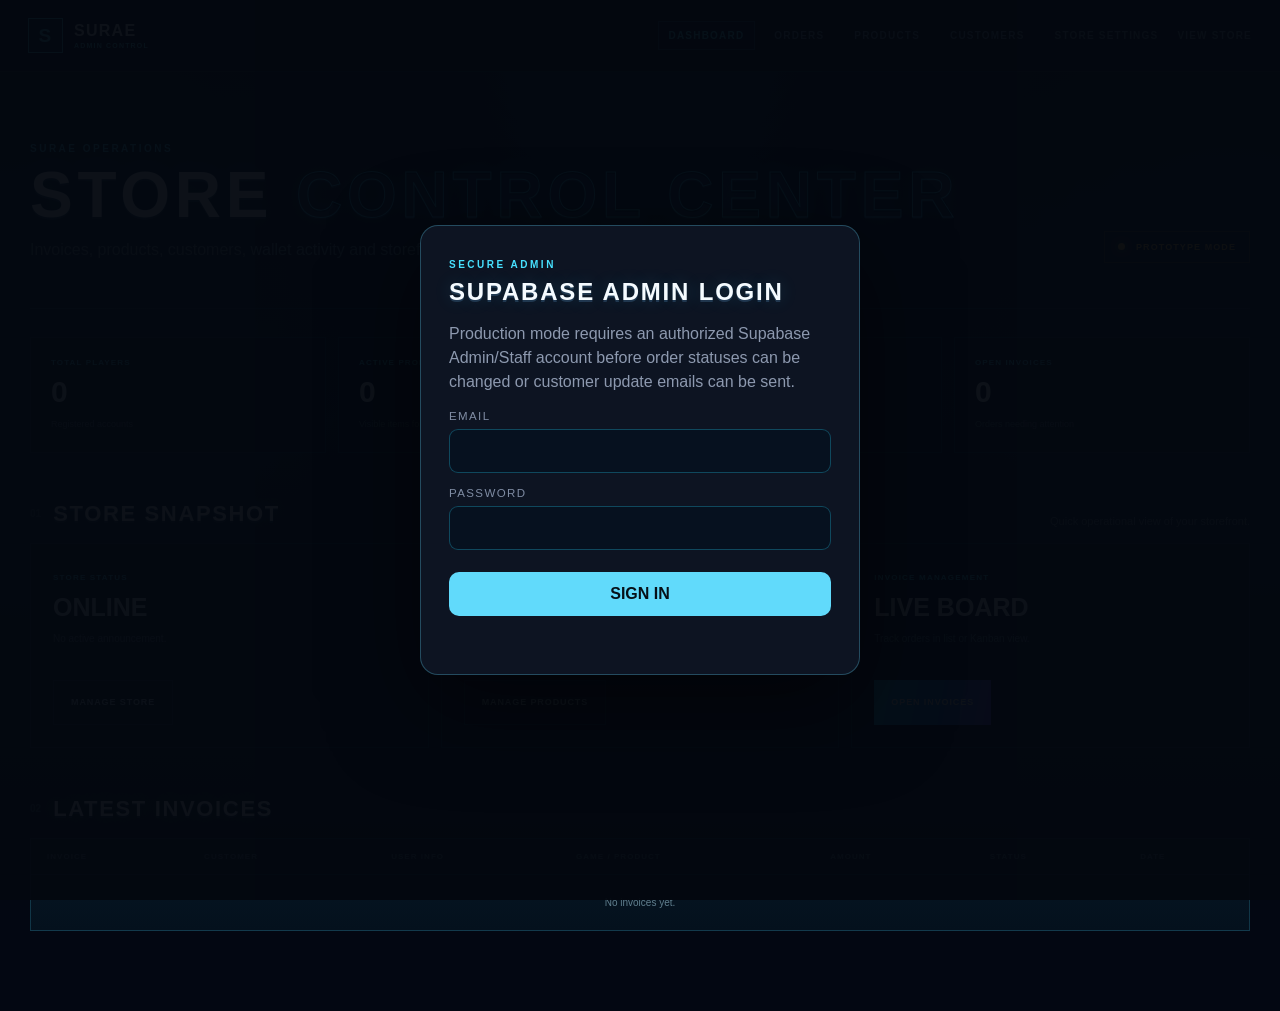
<file: admin-products-hok.html>
<!DOCTYPE html>
<html lang="en"><head><meta charset="UTF-8"><meta name="viewport" content="width=device-width,initial-scale=1,viewport-fit=cover"><meta name="robots" content="noindex,nofollow"><title>HOK Products | Surae Admin</title><link rel="preconnect" href="https://yoceazwcewyksfzafhlu.supabase.co" crossorigin><link rel="dns-prefetch" href="//yoceazwcewyksfzafhlu.supabase.co"><link rel="stylesheet" href="styles.css"><link rel="stylesheet" href="portal.css"><link rel="stylesheet" href="admin-products.css"></head>
<body class="portal-body admin-body" data-game="HOK">
<header class="portal-topbar admin-topbar"><a class="portal-brand" href="admin.html"><span class="portal-brand-mark">S</span><span>SURAE<small>ADMIN CONTROL</small></span></a><nav class="portal-nav admin-nav"><a href="admin.html">DASHBOARD</a><a href="admin.html#products">ALL GAMES</a><a href="index.html">VIEW STORE</a></nav></header>
<main class="portal-shell admin-shell">
<section class="portal-hero game-product-hero"><div><span class="portal-kicker">PRODUCT MANAGEMENT / <b id="gameCode">HOK</b></span><h1><span id="gameTitle">HOK</span> <em>CATALOG</em></h1><p>Add products, change prices, edit availability, or delete items for this game only.</p></div><a class="portal-secondary" href="admin.html#products">← ALL GAMES</a></section>
<section class="portal-section no-top"><div class="portal-section-head admin-head"><div><span id="catalogLabel">REGULAR STORE CATALOG</span><h2 id="gameProductTitle">HOK PRODUCTS</h2></div><div class="game-product-tools"><input id="productSearch" type="search" placeholder="Search this game"><button class="portal-primary" id="addProduct" type="button">+ ADD PRODUCT</button></div></div>
<div class="game-product-tabs"><button class="active" data-catalog="regular" type="button">REGULAR STORE</button><button data-catalog="skin-gifting" type="button">SKIN GIFTING</button></div>
<div class="portal-card table-card"><div class="portal-table-wrap"><table class="portal-table admin-table catalog-table"><thead><tr><th>PRODUCT</th><th>REGION / SERVER</th><th>PRICE</th><th>STOCK</th><th>VISIBLE</th><th>ACTIONS</th></tr></thead><tbody id="productTable"></tbody></table></div><div class="empty-state" id="noProducts">No products found.</div></div></section>
</main>
<div class="portal-modal" id="productModal" aria-hidden="true"><div class="portal-modal-backdrop" data-close-product-modal></div><section class="portal-modal-panel product-editor-panel"><header><div><span>CATALOG EDITOR</span><h2 id="productModalTitle">ADD PRODUCT</h2></div><button type="button" data-close-product-modal>×</button></header><form class="admin-manage-body product-form" id="productForm"><input id="productId" type="hidden"><div class="product-context"><div><span>GAME</span><strong id="modalGame">HOK</strong></div><div><span>CATALOG</span><strong id="modalCatalogType">REGULAR STORE</strong></div></div><div class="manage-grid"><label><span>PRODUCT NAME</span><input id="productName" required></label><label><span>REGION / SERVER</span><input id="productRegion" value="GLOBAL" required></label></div><div class="manage-grid"><label><span>CATEGORY</span><input id="productCategory" placeholder="DIAMONDS / CP / VP / SKIN" required></label><label><span>PRICE (PHP)</span><input id="productPrice" type="number" min="0" step=".01" required></label></div><div class="manage-grid"><label><span>STOCK STATUS</span><select id="productStock"><option>Available</option><option>Pre-order</option><option>Out of Stock</option></select></label><label class="check-row product-visible"><input id="productActive" type="checkbox" checked> Visible on storefront</label></div><label class="admin-field"><span>DESCRIPTION</span><textarea id="productDescription" rows="4"></textarea></label><button class="portal-primary wide" type="submit">SAVE PRODUCT</button></form></section></div>
<script src="surae-config.js"></script><script src="surae-api.js"></script><script src="catalog-store.js"></script><script src="admin-products.js"></script></body></html>
</file>
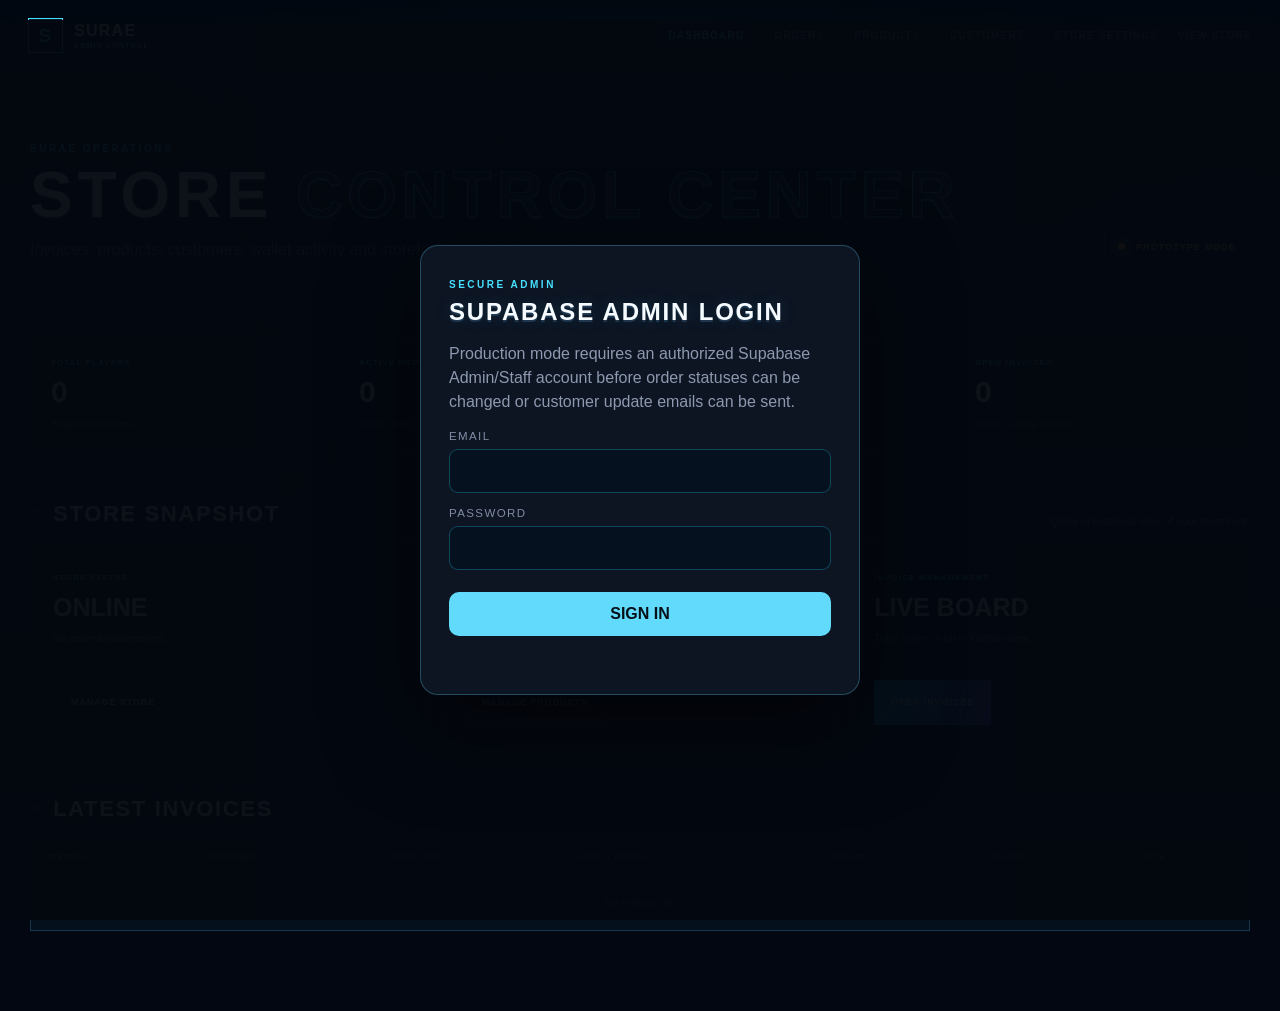
<file: admin-products-mlbb.html>
<!DOCTYPE html>
<html lang="en"><head><meta charset="UTF-8"><meta name="viewport" content="width=device-width,initial-scale=1,viewport-fit=cover"><meta name="robots" content="noindex,nofollow"><title>MLBB Products | Surae Admin</title><link rel="preconnect" href="https://yoceazwcewyksfzafhlu.supabase.co" crossorigin><link rel="dns-prefetch" href="//yoceazwcewyksfzafhlu.supabase.co"><link rel="stylesheet" href="styles.css"><link rel="stylesheet" href="portal.css"><link rel="stylesheet" href="admin-products.css"></head>
<body class="portal-body admin-body" data-game="MLBB">
<header class="portal-topbar admin-topbar"><a class="portal-brand" href="admin.html"><span class="portal-brand-mark">S</span><span>SURAE<small>ADMIN CONTROL</small></span></a><nav class="portal-nav admin-nav"><a href="admin.html">DASHBOARD</a><a href="admin.html#products">ALL GAMES</a><a href="index.html">VIEW STORE</a></nav></header>
<main class="portal-shell admin-shell">
<section class="portal-hero game-product-hero"><div><span class="portal-kicker">PRODUCT MANAGEMENT / <b id="gameCode">MLBB</b></span><h1><span id="gameTitle">MLBB</span> <em>CATALOG</em></h1><p>Add products, change prices, edit availability, or delete items for this game only.</p></div><a class="portal-secondary" href="admin.html#products">← ALL GAMES</a></section>
<section class="portal-section no-top"><div class="portal-section-head admin-head"><div><span id="catalogLabel">REGULAR STORE CATALOG</span><h2 id="gameProductTitle">MLBB PRODUCTS</h2></div><div class="game-product-tools"><input id="productSearch" type="search" placeholder="Search this game"><button class="portal-primary" id="addProduct" type="button">+ ADD PRODUCT</button></div></div>
<div class="game-product-tabs"><button class="active" data-catalog="regular" type="button">REGULAR STORE</button><button data-catalog="skin-gifting" type="button">SKIN GIFTING</button><button data-catalog="piloting" type="button">PILOTING</button></div>
<div class="portal-card table-card"><div class="portal-table-wrap"><table class="portal-table admin-table catalog-table"><thead><tr><th>PRODUCT</th><th>REGION / SERVER</th><th>PRICE</th><th>STOCK</th><th>VISIBLE</th><th>ACTIONS</th></tr></thead><tbody id="productTable"></tbody></table></div><div class="empty-state" id="noProducts">No products found.</div></div></section>
</main>
<div class="portal-modal" id="productModal" aria-hidden="true"><div class="portal-modal-backdrop" data-close-product-modal></div><section class="portal-modal-panel product-editor-panel"><header><div><span>CATALOG EDITOR</span><h2 id="productModalTitle">ADD PRODUCT</h2></div><button type="button" data-close-product-modal>×</button></header><form class="admin-manage-body product-form" id="productForm"><input id="productId" type="hidden"><div class="product-context"><div><span>GAME</span><strong id="modalGame">MLBB</strong></div><div><span>CATALOG</span><strong id="modalCatalogType">REGULAR STORE</strong></div></div><div class="manage-grid"><label><span>PRODUCT NAME</span><input id="productName" required></label><label><span>REGION / SERVER</span><input id="productRegion" value="GLOBAL" required></label></div><div class="manage-grid"><label><span>CATEGORY</span><input id="productCategory" placeholder="DIAMONDS / CP / VP / SKIN" required></label><label><span>PRICE (PHP)</span><input id="productPrice" type="number" min="0" step=".01" required></label></div><div class="manage-grid"><label><span>STOCK STATUS</span><select id="productStock"><option>Available</option><option>Pre-order</option><option>Out of Stock</option></select></label><label class="check-row product-visible"><input id="productActive" type="checkbox" checked> Visible on storefront</label></div><label class="admin-field"><span>DESCRIPTION</span><textarea id="productDescription" rows="4"></textarea></label><button class="portal-primary wide" type="submit">SAVE PRODUCT</button></form></section></div>
<script src="surae-config.js"></script><script src="surae-api.js"></script><script src="catalog-store.js"></script><script src="admin-products.js"></script></body></html>
</file>
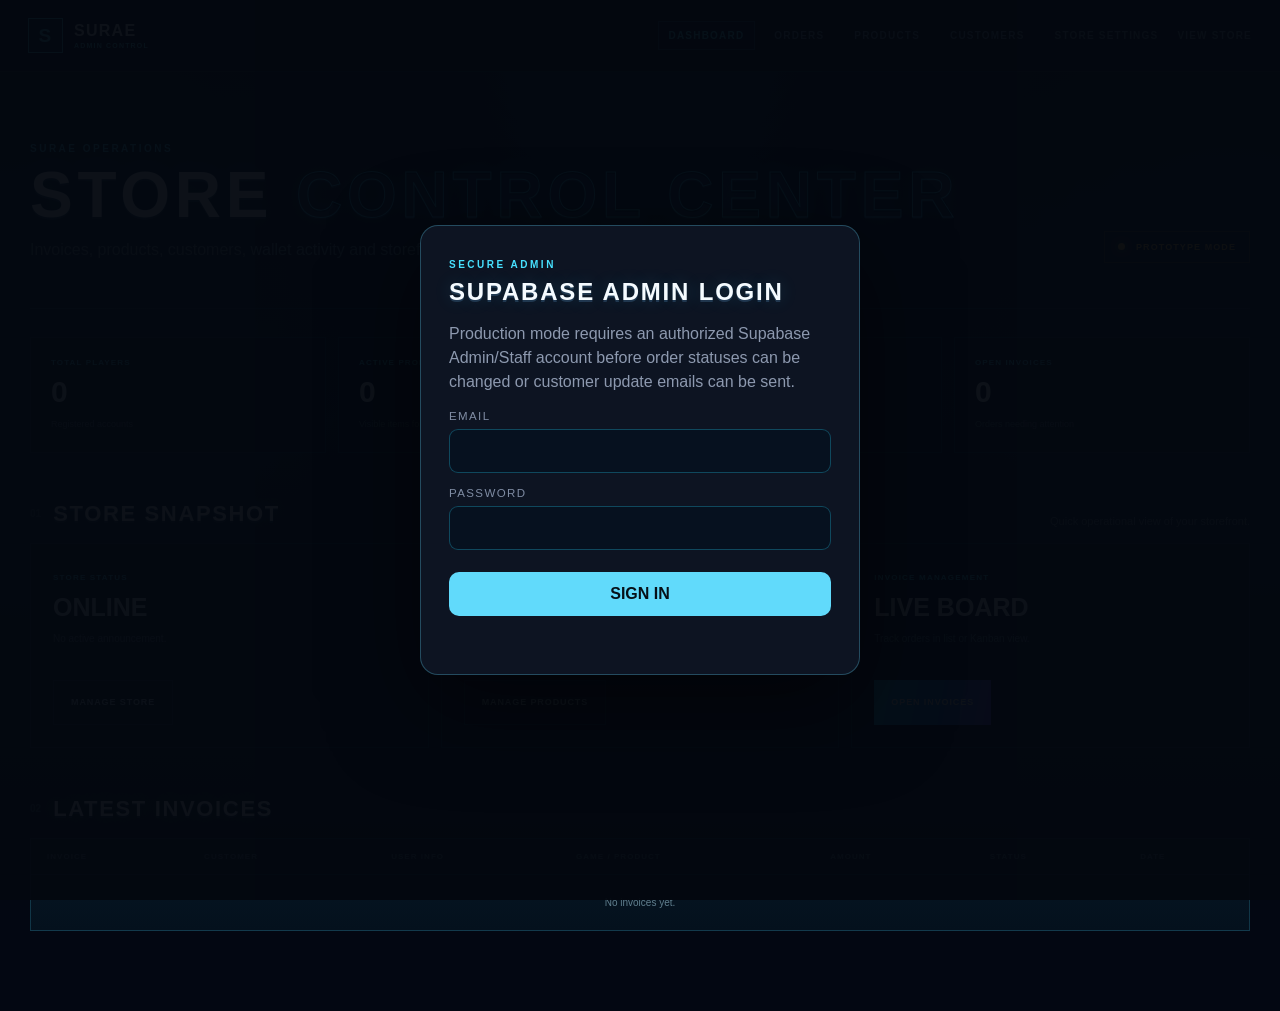
<file: admin-products-roblox.html>
<!DOCTYPE html>
<html lang="en"><head><meta charset="UTF-8"><meta name="viewport" content="width=device-width,initial-scale=1,viewport-fit=cover"><meta name="robots" content="noindex,nofollow"><title>ROBLOX Products | Surae Admin</title><link rel="preconnect" href="https://yoceazwcewyksfzafhlu.supabase.co" crossorigin><link rel="dns-prefetch" href="//yoceazwcewyksfzafhlu.supabase.co"><link rel="stylesheet" href="styles.css"><link rel="stylesheet" href="portal.css"><link rel="stylesheet" href="admin-products.css"></head>
<body class="portal-body admin-body" data-game="ROBLOX">
<header class="portal-topbar admin-topbar"><a class="portal-brand" href="admin.html"><span class="portal-brand-mark">S</span><span>SURAE<small>ADMIN CONTROL</small></span></a><nav class="portal-nav admin-nav"><a href="admin.html">DASHBOARD</a><a href="admin.html#products">ALL GAMES</a><a href="index.html">VIEW STORE</a></nav></header>
<main class="portal-shell admin-shell">
<section class="portal-hero game-product-hero"><div><span class="portal-kicker">PRODUCT MANAGEMENT / <b id="gameCode">ROBLOX</b></span><h1><span id="gameTitle">ROBLOX</span> <em>CATALOG</em></h1><p>Add products, change prices, edit availability, or delete items for this game only.</p></div><a class="portal-secondary" href="admin.html#products">← ALL GAMES</a></section>
<section class="portal-section no-top"><div class="portal-section-head admin-head"><div><span id="catalogLabel">REGULAR STORE CATALOG</span><h2 id="gameProductTitle">ROBLOX PRODUCTS</h2></div><div class="game-product-tools"><input id="productSearch" type="search" placeholder="Search this game"><button class="portal-primary" id="addProduct" type="button">+ ADD PRODUCT</button></div></div>
<div class="game-product-tabs"><button class="active" data-catalog="regular" type="button">REGULAR STORE</button><button data-catalog="skin-gifting" type="button">SKIN GIFTING</button></div>
<div class="portal-card table-card"><div class="portal-table-wrap"><table class="portal-table admin-table catalog-table"><thead><tr><th>PRODUCT</th><th>REGION / SERVER</th><th>PRICE</th><th>STOCK</th><th>VISIBLE</th><th>ACTIONS</th></tr></thead><tbody id="productTable"></tbody></table></div><div class="empty-state" id="noProducts">No products found.</div></div></section>
</main>
<div class="portal-modal" id="productModal" aria-hidden="true"><div class="portal-modal-backdrop" data-close-product-modal></div><section class="portal-modal-panel product-editor-panel"><header><div><span>CATALOG EDITOR</span><h2 id="productModalTitle">ADD PRODUCT</h2></div><button type="button" data-close-product-modal>×</button></header><form class="admin-manage-body product-form" id="productForm"><input id="productId" type="hidden"><div class="product-context"><div><span>GAME</span><strong id="modalGame">ROBLOX</strong></div><div><span>CATALOG</span><strong id="modalCatalogType">REGULAR STORE</strong></div></div><div class="manage-grid"><label><span>PRODUCT NAME</span><input id="productName" required></label><label><span>REGION / SERVER</span><input id="productRegion" value="GLOBAL" required></label></div><div class="manage-grid"><label><span>CATEGORY</span><input id="productCategory" placeholder="DIAMONDS / CP / VP / SKIN" required></label><label><span>PRICE (PHP)</span><input id="productPrice" type="number" min="0" step=".01" required></label></div><div class="manage-grid"><label><span>STOCK STATUS</span><select id="productStock"><option>Available</option><option>Pre-order</option><option>Out of Stock</option></select></label><label class="check-row product-visible"><input id="productActive" type="checkbox" checked> Visible on storefront</label></div><label class="admin-field"><span>DESCRIPTION</span><textarea id="productDescription" rows="4"></textarea></label><button class="portal-primary wide" type="submit">SAVE PRODUCT</button></form></section></div>
<script src="surae-config.js"></script><script src="surae-api.js"></script><script src="catalog-store.js"></script><script src="admin-products.js"></script></body></html>
</file>
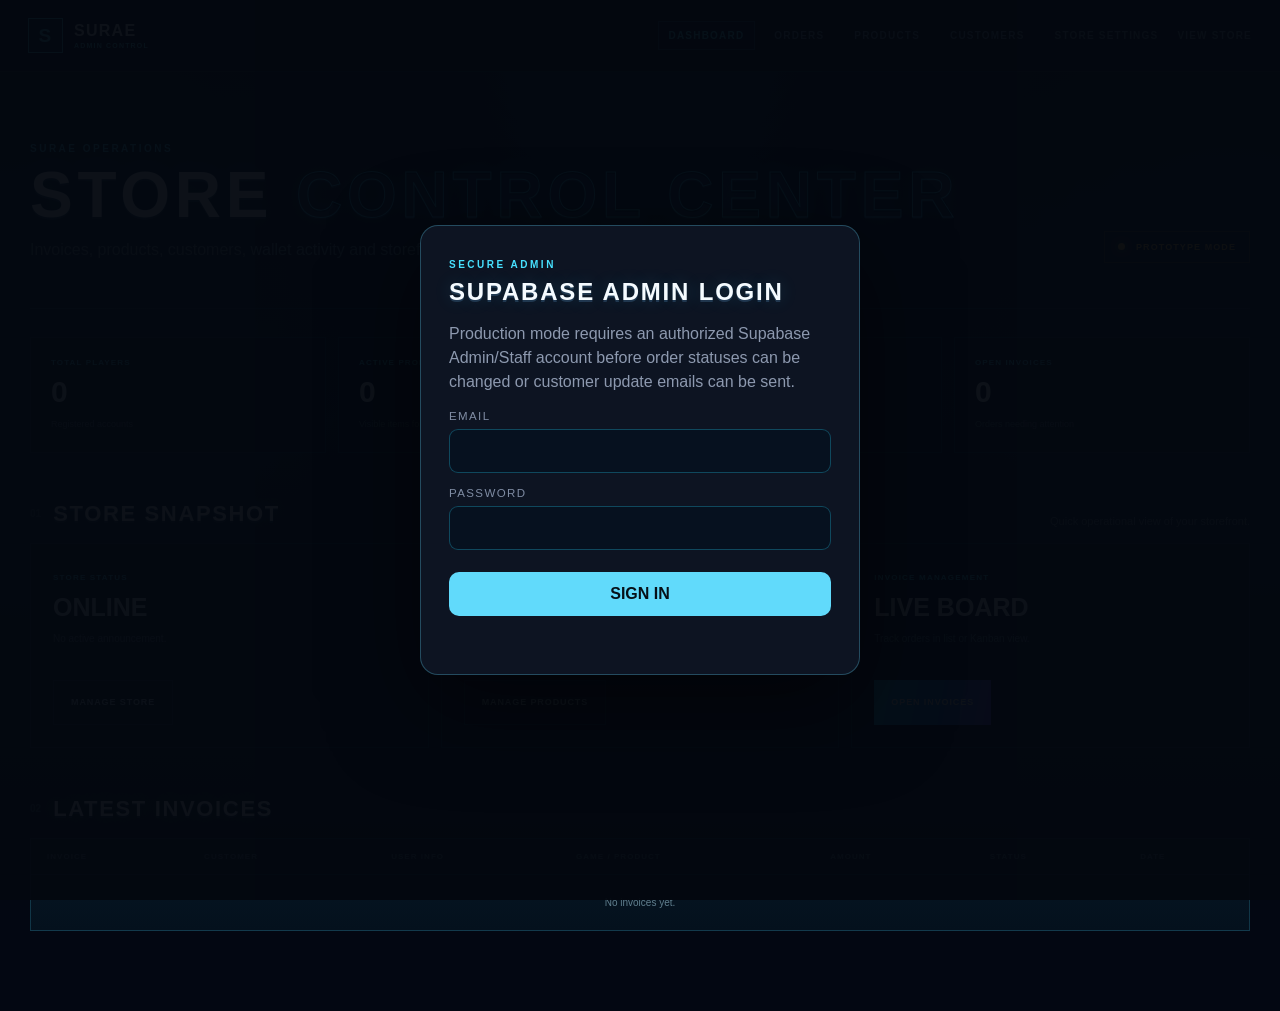
<file: admin-products-valorant.html>
<!DOCTYPE html>
<html lang="en"><head><meta charset="UTF-8"><meta name="viewport" content="width=device-width,initial-scale=1,viewport-fit=cover"><meta name="robots" content="noindex,nofollow"><title>VALORANT Products | Surae Admin</title><link rel="preconnect" href="https://yoceazwcewyksfzafhlu.supabase.co" crossorigin><link rel="dns-prefetch" href="//yoceazwcewyksfzafhlu.supabase.co"><link rel="stylesheet" href="styles.css"><link rel="stylesheet" href="portal.css"><link rel="stylesheet" href="admin-products.css"></head>
<body class="portal-body admin-body" data-game="VALORANT">
<header class="portal-topbar admin-topbar"><a class="portal-brand" href="admin.html"><span class="portal-brand-mark">S</span><span>SURAE<small>ADMIN CONTROL</small></span></a><nav class="portal-nav admin-nav"><a href="admin.html">DASHBOARD</a><a href="admin.html#products">ALL GAMES</a><a href="index.html">VIEW STORE</a></nav></header>
<main class="portal-shell admin-shell">
<section class="portal-hero game-product-hero"><div><span class="portal-kicker">PRODUCT MANAGEMENT / <b id="gameCode">VALORANT</b></span><h1><span id="gameTitle">VALORANT</span> <em>CATALOG</em></h1><p>Add products, change prices, edit availability, or delete items for this game only.</p></div><a class="portal-secondary" href="admin.html#products">← ALL GAMES</a></section>
<section class="portal-section no-top"><div class="portal-section-head admin-head"><div><span id="catalogLabel">REGULAR STORE CATALOG</span><h2 id="gameProductTitle">VALORANT PRODUCTS</h2></div><div class="game-product-tools"><input id="productSearch" type="search" placeholder="Search this game"><button class="portal-primary" id="addProduct" type="button">+ ADD PRODUCT</button></div></div>
<div class="game-product-tabs"><button class="active" data-catalog="regular" type="button">REGULAR STORE</button><button data-catalog="skin-gifting" type="button">SKIN GIFTING</button></div>
<div class="portal-card table-card"><div class="portal-table-wrap"><table class="portal-table admin-table catalog-table"><thead><tr><th>PRODUCT</th><th>REGION / SERVER</th><th>PRICE</th><th>STOCK</th><th>VISIBLE</th><th>ACTIONS</th></tr></thead><tbody id="productTable"></tbody></table></div><div class="empty-state" id="noProducts">No products found.</div></div></section>
</main>
<div class="portal-modal" id="productModal" aria-hidden="true"><div class="portal-modal-backdrop" data-close-product-modal></div><section class="portal-modal-panel product-editor-panel"><header><div><span>CATALOG EDITOR</span><h2 id="productModalTitle">ADD PRODUCT</h2></div><button type="button" data-close-product-modal>×</button></header><form class="admin-manage-body product-form" id="productForm"><input id="productId" type="hidden"><div class="product-context"><div><span>GAME</span><strong id="modalGame">VALORANT</strong></div><div><span>CATALOG</span><strong id="modalCatalogType">REGULAR STORE</strong></div></div><div class="manage-grid"><label><span>PRODUCT NAME</span><input id="productName" required></label><label><span>REGION / SERVER</span><input id="productRegion" value="GLOBAL" required></label></div><div class="manage-grid"><label><span>CATEGORY</span><input id="productCategory" placeholder="DIAMONDS / CP / VP / SKIN" required></label><label><span>PRICE (PHP)</span><input id="productPrice" type="number" min="0" step=".01" required></label></div><div class="manage-grid"><label><span>STOCK STATUS</span><select id="productStock"><option>Available</option><option>Pre-order</option><option>Out of Stock</option></select></label><label class="check-row product-visible"><input id="productActive" type="checkbox" checked> Visible on storefront</label></div><label class="admin-field"><span>DESCRIPTION</span><textarea id="productDescription" rows="4"></textarea></label><button class="portal-primary wide" type="submit">SAVE PRODUCT</button></form></section></div>
<script src="surae-config.js"></script><script src="surae-api.js"></script><script src="catalog-store.js"></script><script src="admin-products.js"></script></body></html>
</file>
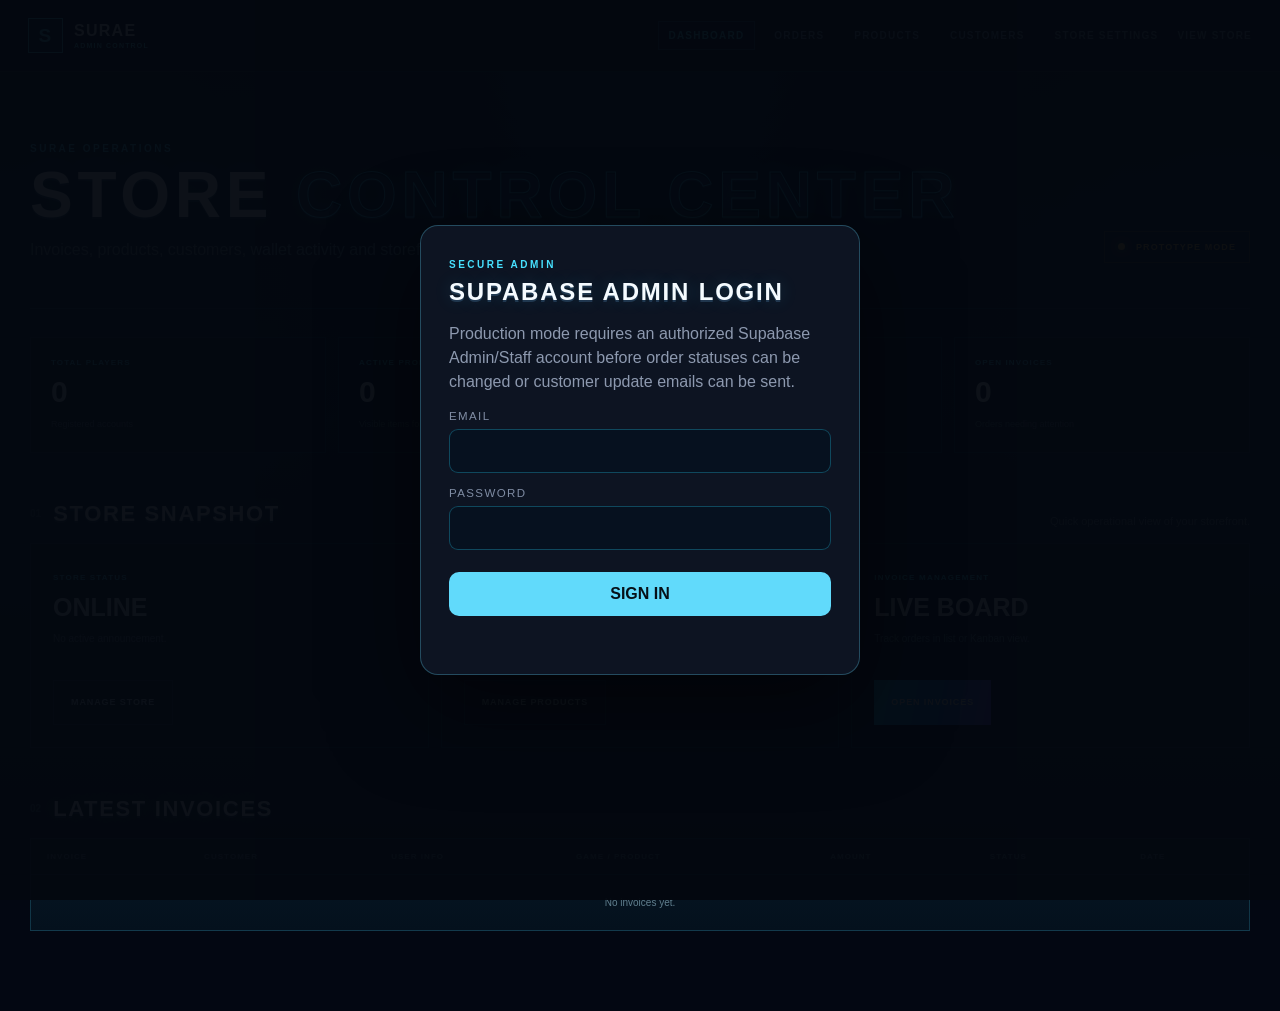
<file: admin.html>
<!DOCTYPE html>
<html lang="en">
<head>
  <meta charset="UTF-8">
  <meta name="viewport" content="width=device-width,initial-scale=1,viewport-fit=cover"><meta name="robots" content="noindex,nofollow">
  <title>Admin Control | Surae Digital Shop</title><link rel="preconnect" href="https://yoceazwcewyksfzafhlu.supabase.co" crossorigin><link rel="dns-prefetch" href="//yoceazwcewyksfzafhlu.supabase.co">
  <link rel="stylesheet" href="styles.css">
  <link rel="stylesheet" href="portal.css">

  <style>
    .admin-game-product-grid{display:grid;grid-template-columns:repeat(2,minmax(0,1fr));gap:16px}
    .admin-game-product-card{display:flex;flex-direction:column;min-height:190px;padding:24px;border:1px solid rgba(255,255,255,.1);border-radius:16px;background:linear-gradient(145deg,rgba(19,31,53,.94),rgba(9,14,27,.96));text-decoration:none;transition:.2s ease}
    .admin-game-product-card:hover{transform:translateY(-3px);border-color:rgba(85,214,255,.55);box-shadow:0 16px 40px rgba(0,0,0,.25)}
    .admin-game-product-card span{color:#61dafb;font-size:.72rem;font-weight:900;letter-spacing:.16em}.admin-game-product-card strong{color:#fff;font-size:1.35rem;margin:12px 0 5px}.admin-game-product-card small{color:#8d99af}.admin-game-product-card b{margin-top:auto;padding-top:25px;color:#b995ff;font-size:.76rem;letter-spacing:.08em}
    @media(max-width:760px){.admin-game-product-grid{grid-template-columns:1fr}}
  
    .cloud-admin-gate{position:fixed;inset:0;z-index:99999;background:rgba(4,8,15,.96);display:flex;align-items:center;justify-content:center;padding:20px}.cloud-admin-gate[hidden]{display:none}.cloud-admin-box{width:min(440px,100%);padding:28px;border:1px solid rgba(97,218,251,.28);border-radius:18px;background:#0d1422;box-shadow:0 30px 90px rgba(0,0,0,.5)}.cloud-admin-box[hidden]{display:none}.cloud-admin-box h2{margin:6px 0 8px}.cloud-admin-box p{color:#8d99af;line-height:1.5}.cloud-admin-box label{display:block;margin:14px 0}.cloud-admin-box label span{display:block;font-size:.72rem;letter-spacing:.12em;color:#7f8ca3;margin-bottom:7px}.cloud-admin-box input{width:100%;box-sizing:border-box;padding:12px 13px;border-radius:9px;border:1px solid rgba(255,255,255,.12);background:#080e19;color:#fff}.cloud-admin-msg{min-height:20px;margin-top:10px;color:#ff8595}.cloud-admin-btn{width:100%;margin-top:8px;padding:13px;border:0;border-radius:10px;background:#61dafb;color:#061018;font-weight:900;cursor:pointer}.cloud-admin-verifying{text-align:center}.cloud-admin-spinner{width:34px;height:34px;margin:18px auto 6px;border:3px solid rgba(97,218,251,.18);border-top-color:#61dafb;border-radius:50%;animation:cloudAdminSpin .75s linear infinite}@keyframes cloudAdminSpin{to{transform:rotate(360deg)}}
  </style>
</head>
<body class="portal-body admin-body">
  <div class="cloud-admin-gate" id="cloudAdminGate">
    <div class="cloud-admin-box cloud-admin-verifying" id="cloudAdminVerify" role="status" aria-live="polite">
      <span class="portal-kicker">SECURE ADMIN</span>
      <h2>VERIFYING ADMIN SESSION…</h2>
      <div class="cloud-admin-spinner" aria-hidden="true"></div>
      <p>Please wait while your authorized session is verified.</p>
    </div>
    <div class="cloud-admin-box" id="cloudAdminLoginBox" hidden>
      <span class="portal-kicker">SECURE ADMIN</span><h2>SUPABASE ADMIN LOGIN</h2>
      <p>Production mode requires an authorized Supabase Admin/Staff account before order statuses can be changed or customer update emails can be sent.</p>
      <label><span>EMAIL</span><input id="cloudAdminEmail" type="email" autocomplete="username"></label>
      <label><span>PASSWORD</span><input id="cloudAdminPassword" type="password" autocomplete="current-password"></label>
      <button class="cloud-admin-btn" id="cloudAdminLogin" type="button">SIGN IN</button>
      <div class="cloud-admin-msg" id="cloudAdminMessage"></div>
    </div>
  </div>
  <header class="portal-topbar admin-topbar">
    <a class="portal-brand" href="index.html">
      <span class="portal-brand-mark">S</span>
      <span>SURAE<small>ADMIN CONTROL</small></span>
    </a>
    <nav class="portal-nav admin-nav">
      <button class="admin-nav-btn active" data-admin-view="dashboard">DASHBOARD</button>
      <button class="admin-nav-btn" data-admin-view="orders">ORDERS</button>
      <button class="admin-nav-btn" data-admin-view="products">PRODUCTS</button>
      <button class="admin-nav-btn" data-admin-view="customers">CUSTOMERS</button>
      <button class="admin-nav-btn" data-admin-view="settings">STORE SETTINGS</button>
      <a href="index.html">VIEW STORE</a>
    </nav>
  </header>

  <main class="portal-shell admin-shell">
    <section class="portal-hero admin-hero">
      <div>
        <span class="portal-kicker">SURAE OPERATIONS</span>
        <h1>STORE <em>CONTROL CENTER</em></h1>
        <p>Invoices, products, customers, wallet activity and storefront controls in one place.</p>
      </div>
      <div class="portal-online admin"><i></i> <span id="adminModeLabel">PROTOTYPE MODE</span></div>
    </section>

    <!-- DASHBOARD -->
    <section class="admin-view active" id="adminViewDashboard">
      <section class="admin-stats">
        <article><span>TOTAL PLAYERS</span><strong id="statPlayers">0</strong><small>Registered accounts</small></article>
        <article><span>ACTIVE PRODUCTS</span><strong id="statProducts">0</strong><small>Visible items for sale</small></article>
        <article><span>WALLET CREDITS</span><strong>₱<b id="statCredits">0.00</b></strong><small>Customer credit balance</small></article>
        <article><span>OPEN INVOICES</span><strong id="statOpenOrders">0</strong><small>Orders needing attention</small></article>
      </section>

      <section class="portal-section">
        <div class="portal-section-head">
          <div><span>01</span><h2>STORE SNAPSHOT</h2></div>
          <p>Quick operational view of your storefront.</p>
        </div>
        <div class="admin-dashboard-grid">
          <article class="portal-card admin-dash-card">
            <span>STORE STATUS</span>
            <strong id="dashStoreStatus">ONLINE</strong>
            <small id="dashAnnouncement">No active announcement.</small>
            <button class="portal-secondary" type="button" data-jump="settings">MANAGE STORE</button>
          </article>
          <article class="portal-card admin-dash-card">
            <span>CATALOG</span>
            <strong><b id="dashCatalogCount">0</b> ITEMS</strong>
            <small>Add, edit, hide or delete products.</small>
            <button class="portal-secondary" type="button" data-jump="products">MANAGE PRODUCTS</button>
          </article>
          <article class="portal-card admin-dash-card">
            <span>INVOICE MANAGEMENT</span>
            <strong>LIVE BOARD</strong>
            <small>Track orders in list or Kanban view.</small>
            <button class="portal-primary" type="button" data-jump="orders">OPEN INVOICES</button>
          </article>
        </div>
      </section>

      <section class="portal-section">
        <div class="portal-section-head">
          <div><span>02</span><h2>LATEST INVOICES</h2></div>
        </div>
        <div class="portal-card table-card">
          <div class="portal-table-wrap">
            <table class="portal-table">
              <thead><tr><th>INVOICE</th><th>CUSTOMER</th><th>USER INFO</th><th>GAME / PRODUCT</th><th>AMOUNT</th><th>STATUS</th><th>DATE</th></tr></thead>
              <tbody id="dashboardOrders"></tbody>
            </table>
          </div>
          <div class="empty-state" id="dashboardNoOrders">No invoices yet.</div>
        </div>
      </section>
    </section>

    <!-- ORDERS -->
    <section class="admin-view" id="adminViewOrders">
      <section class="portal-section no-top">
        <div class="portal-section-head admin-head order-head">
          <div>
            <span>OPERATIONS</span>
            <h2>ORDER DASHBOARD</h2>
          </div>
          <div class="order-toolbar">
            <div class="view-switcher" role="group" aria-label="Order view">
              <button class="active" type="button" data-order-view="list">☷ LIST</button>
              <button type="button" data-order-view="kanban">▦ KANBAN</button>
            </div>
            <input id="orderSearch" type="search" placeholder="Search invoices">
            <select id="orderStatusFilter">
              <option value="">ALL STATUSES</option>
              <option>New Order</option>
              <option>Awaiting Payment</option>
              <option>Processing</option>
              <option>Completed</option>
              <option>Cancelled</option>
              <option>Rejected</option>
            </select>
            <button class="portal-primary" id="addOrder" type="button">+ NEW INVOICE</button>
          </div>
        </div>

        <div class="order-summary-strip">
          <button data-filter-status="New Order"><span>NEW</span><strong id="countNew">0</strong></button>
<button data-filter-status="Processing"><span>PROCESSING</span><strong id="countProcessing">0</strong></button>
          <button data-filter-status="Completed"><span>COMPLETED</span><strong id="countCompleted">0</strong></button>
          <button data-filter-status="Cancelled"><span>CANCELLED</span><strong id="countCancelled">0</strong></button>
        </div>

        <div class="order-view active" id="orderListView">
          <div class="portal-card table-card">
            <div class="portal-table-wrap">
              <table class="portal-table order-table">
                <thead>
                  <tr>
                    <th>INVOICE</th><th>CUSTOMER</th><th>GAME / PRODUCT</th><th>AMOUNT</th>
                    <th>PAYMENT / PROOF</th><th>STATUS</th><th>HANDLER</th><th>DATE</th><th>ACTION</th>
                  </tr>
                </thead>
                <tbody id="orderListBody"></tbody>
              </table>
            </div>
            <div class="empty-state" id="noOrdersList">No invoices found.</div>
          </div>
        </div>

        <div class="order-view" id="orderKanbanView">
          <div class="kanban-board" id="kanbanBoard">
            <section class="kanban-column" data-kanban-status="New Order">
              <header><span>NEW INVOICE</span><b data-kanban-count="New Order">0</b></header>
              <div class="kanban-dropzone" data-drop-status="New Order"></div>
            </section>
            <section class="kanban-column awaiting" data-kanban-status="Awaiting Payment">
              <header><span>AWAITING PAYMENT</span><b data-kanban-count="Awaiting Payment">0</b></header>
              <div class="kanban-dropzone" data-drop-status="Awaiting Payment"></div>
            </section>
<section class="kanban-column processing" data-kanban-status="Processing">
              <header><span>PROCESSING</span><b data-kanban-count="Processing">0</b></header>
              <div class="kanban-dropzone" data-drop-status="Processing"></div>
            </section>
            <section class="kanban-column completed" data-kanban-status="Completed">
              <header><span>COMPLETED</span><b data-kanban-count="Completed">0</b></header>
              <div class="kanban-dropzone" data-drop-status="Completed"></div>
            </section>
            <section class="kanban-column cancelled" data-kanban-status="Cancelled">
              <header><span>CANCELLED</span><b data-kanban-count="Cancelled">0</b></header>
              <div class="kanban-dropzone" data-drop-status="Cancelled"></div>
            </section>
            <section class="kanban-column rejected" data-kanban-status="Rejected">
              <header><span>REJECTED</span><b data-kanban-count="Rejected">0</b></header>
              <div class="kanban-dropzone" data-drop-status="Rejected"></div>
            </section>
          </div>
        </div>
      </section>
    </section>

    <!-- PRODUCTS -->
    <section class="admin-view" id="adminViewProducts">
      <section class="portal-section no-top">
        <div class="portal-section-head admin-head">
          <div><span>CATALOG</span><h2>PRODUCTS BY GAME</h2></div>
          <p>Open a game to add, edit, delete products and manage prices.</p>
        </div>
        <div class="admin-game-product-grid">
          <a class="admin-game-product-card" href="admin-products-mlbb.html"><span>MLBB</span><strong>MOBILE LEGENDS</strong><small>Regular Store + Skin Gifting + Piloting</small><b>MANAGE PRODUCTS →</b></a>
          <a class="admin-game-product-card" href="admin-products-hok.html"><span>HOK</span><strong>HONOR OF KINGS</strong><small>Regular store + Skin Gifting</small><b>MANAGE PRODUCTS →</b></a>
          <a class="admin-game-product-card" href="admin-products-codm.html"><span>CODM</span><strong>CALL OF DUTY: MOBILE</strong><small>Regular Store + Piloting</small><b>MANAGE PRODUCTS →</b></a>
          <a class="admin-game-product-card" href="admin-products-valorant.html"><span>VALORANT</span><strong>VALORANT</strong><small>Regular store products</small><b>MANAGE PRODUCTS →</b></a>
          <a class="admin-game-product-card" href="admin-products-roblox.html"><span>ROBLOX</span><strong>ROBLOX</strong><small>Regular store products</small><b>MANAGE PRODUCTS →</b></a>
        </div>
      </section>
    </section>

    <!-- CUSTOMERS -->
    <section class="admin-view" id="adminViewCustomers">
      <section class="portal-section no-top">
        <div class="portal-section-head admin-head">
          <div><span>PLAYERS</span><h2>CUSTOMER ACCOUNTS</h2></div>
          <div class="admin-tools">
            <input id="adminSearch" type="search" placeholder="Search name, email or account no.">
            <button class="portal-primary" id="createDemoPlayer" type="button">+ DEMO PLAYER</button>
          </div>
        </div>
        <div class="portal-card table-card">
          <div class="portal-table-wrap">
            <table class="portal-table admin-table">
              <thead><tr><th>PLAYER</th><th>ACCOUNT NUMBER</th><th>CREDITS</th><th>STATUS</th><th>JOINED</th><th>ACTION</th></tr></thead>
              <tbody id="adminPlayers"></tbody>
            </table>
          </div>
          <div class="empty-state" id="adminNoPlayers">No player accounts yet.</div>
        </div>
      </section>

      <section class="portal-section">
        <div class="portal-section-head">
          <div><span>WALLET</span><h2>WALLET ACTIVITY</h2></div>
        </div>
        <div class="portal-card table-card">
          <div class="portal-table-wrap">
            <table class="portal-table">
              <thead><tr><th>TRANSACTION</th><th>ACCOUNT</th><th>TYPE</th><th>AMOUNT</th><th>SOURCE</th><th>DATE</th></tr></thead>
              <tbody id="adminTransactions"></tbody>
            </table>
          </div>
          <div class="empty-state" id="adminNoTransactions">No wallet activity yet.</div>
        </div>
      </section>
    </section>

    <!-- SETTINGS -->
    <section class="admin-view" id="adminViewSettings">
      <section class="portal-section no-top">
        <div class="portal-section-head">
          <div><span>STORE</span><h2>WEBSITE CONTROLS</h2></div>
          <p>Prototype controls that feed the dynamic storefront catalog.</p>
        </div>
        <div class="settings-grid">
          <article class="portal-card settings-card">
            <span class="settings-kicker">STORE AVAILABILITY</span>
            <h3>Store Status</h3>
            <label class="toggle-row">
              <div><strong>Store Online</strong><small>When off, product catalogs show an offline message.</small></div>
              <input id="settingStoreOnline" type="checkbox">
            </label>
          </article>
          <article class="portal-card settings-card">
            <span class="settings-kicker">CUSTOMER MESSAGE</span>
            <h3>Store Announcement</h3>
            <textarea id="settingAnnouncement" rows="4" placeholder="Optional customer announcement"></textarea>
          </article>
          <article class="portal-card settings-card">
            <span class="settings-kicker">PAYMENT METHODS</span>
            <h3>Accepted Payments</h3>
            <label class="check-row"><input id="settingWallet" type="checkbox"> Surae Credits</label>
            <label class="check-row"><input id="settingBank" type="checkbox"> Bank</label>
            <label class="check-row"><input id="settingGCash" type="checkbox"> GCash</label>
            <label class="check-row"><input id="settingPayMaya" type="checkbox"> PayMaya</label>
          </article>
          <article class="portal-card settings-card danger-zone">
            <span class="settings-kicker">CATALOG TOOLS</span>
            <h3>Reset Product Catalog</h3>
            <p>Restore the original prototype catalog and remove local catalog edits.</p>
            <button class="portal-secondary" id="resetCatalog" type="button">RESET CATALOG</button>
          </article>
        </div>
        <div class="settings-save-row">
          <button class="portal-primary" id="saveStoreSettings" type="button">SAVE WEBSITE SETTINGS</button>
          <span id="settingsMessage"></span>
        </div>
      </section>
    </section>
  </main>

  <!-- Order editor -->
  <div class="portal-modal" id="orderModal" aria-hidden="true">
    <div class="portal-modal-backdrop" data-close-order-modal></div>
    <section class="portal-modal-panel order-editor-panel">
      <header>
        <div><span>INVOICE MANAGEMENT</span><h2 id="orderModalTitle">NEW INVOICE</h2></div>
        <button type="button" data-close-order-modal>×</button>
      </header>
      <form class="admin-manage-body order-form" id="orderForm">
        <input id="orderId" type="hidden">
        <div class="manage-grid">
          <label><span>CUSTOMER NAME</span><input id="orderCustomerName" required></label>
          <label><span>ACCOUNT NUMBER</span><input id="orderAccountNumber" placeholder="Optional"></label>
        </div>
        <div class="manage-grid">
          <label><span>USER INFO / GAME ACCOUNT ID</span>
  <input id="orderUserInfo" placeholder="Player ID / UID / Riot ID / Game Account No.">
  <small id="orderUserInfoHelp" class="field-help">Enter the player's game account ID.</small>
</label>
          <label><span>GAME</span>
            <select id="orderGame" required>
              <option>MLBB</option><option>CODM</option><option>VALORANT</option><option>ROBLOX</option><option>HOK</option><option>OTHER</option>
            </select>
          </label>
        </div>
        <label class="admin-field order-product-field"><span>PRODUCT / SERVICE</span><input id="orderProduct" required></label>
        <div class="manage-grid">
          <label><span>AMOUNT (PHP)</span><input id="orderAmount" type="number" min="0" step=".01" required></label>
          <label><span>PAYMENT</span>
            <select id="orderPayment"><option>Bank</option><option>GCash</option><option>PayMaya</option><option>Surae Credits</option><option>Manual</option></select>
          </label>
        </div>
        <div class="manage-grid">
          <label><span>STATUS</span>
            <select id="orderStatus">
              <option>New Order</option><option>Awaiting Payment</option><option>Processing</option><option>Completed</option><option>Cancelled</option><option>Rejected</option>
            </select>
          </label>
          <label><span>ASSIGNED TO</span><input id="orderHandler" placeholder="Unassigned"></label>
        </div>
        <label class="admin-field order-note-field"><span>INVOICE NOTES</span><textarea id="orderNote" rows="4" placeholder="Server, player ID, instructions, reference, etc."></textarea></label>

        <section class="admin-payment-proof" id="adminPaymentProof" hidden>
          <div class="admin-approval-banner" id="adminApprovalBanner">
            <span>ADMIN APPROVAL</span>
            <strong id="adminApprovalStatus">AWAITING APPROVAL</strong>
            <small id="adminApprovalMessage">Completing this invoice will confirm fulfillment.</small>
          </div>
          <div class="admin-proof-meta">
            <span>PAYMENT REFERENCE</span>
            <strong id="adminPaymentReference">—</strong>
          </div>
          <div class="admin-proof-image-wrap" id="adminProofImageWrap">
            <img id="adminProofImage" alt="Customer payment screenshot" decoding="async" loading="lazy">
          </div>
          <small>Verify that the reference number above is visible in the uploaded screenshot before processing the invoice.</small>
          <div class="admin-proof-actions" style="display:flex;gap:10px;flex-wrap:wrap;margin-top:12px">
            <button class="portal-primary" id="verifyPaymentProof" type="button">VERIFY PAYMENT</button>
            <button class="order-delete-btn" id="unverifyPaymentProof" type="button">MARK UNVERIFIED</button>
          </div>
        </section>

        <button class="portal-primary wide" type="submit">SAVE INVOICE</button>
        <button class="order-delete-btn" id="deleteOrder" type="button" style="display:none">DELETE INVOICE PERMANENTLY</button>
      </form>
    </section>
  </div>

  <!-- Product editor -->
  <div class="portal-modal" id="productModal" aria-hidden="true">
    <div class="portal-modal-backdrop" data-close-product-modal></div>
    <section class="portal-modal-panel product-editor-panel">
      <header>
        <div><span>CATALOG EDITOR</span><h2 id="productModalTitle">ADD PRODUCT</h2></div>
        <button type="button" data-close-product-modal>×</button>
      </header>
      <form class="admin-manage-body product-form" id="productForm">
        <input id="productId" type="hidden">
        <div class="manage-grid">
          <label><span>PRODUCT NAME</span><input id="productName" required></label>
          <label><span>PRODUCT TYPE / SERVICE</span>
            <select id="productCatalogType" required>
              <option value="regular">REGULAR STORE</option>
              <option value="skin-gifting">SKIN GIFTING</option>
            </select>
          </label>
        </div>
        <div class="manage-grid">
          <label><span>GAME</span>
            <select id="productGame" required><option>MLBB</option><option>CODM</option><option>VALORANT</option><option>ROBLOX</option><option>HOK</option></select>
          </label>
          <label class="skin-gifting-admin-note" id="skinGiftingAdminNote"><span>SKIN GIFTING SUPPORT</span><small>Skin Gifting products are separate from regular top-ups. Supported games: MLBB and HOK. MLBB US server gifting is not available.</small></label>
        </div>
        <div class="manage-grid">
          <label><span>REGION / SERVER</span><input id="productRegion" value="GLOBAL" required></label>
          <label><span>CATEGORY</span><input id="productCategory" placeholder="DIAMONDS / CP / VP / SERVICE" required></label>
        </div>
        <div class="manage-grid">
          <label><span>PRICE (PHP)</span><input id="productPrice" type="number" min="0" step=".01" required></label>
          <label><span>STOCK STATUS</span>
            <select id="productStock"><option>Available</option><option>Pre-order</option><option>Out of Stock</option></select>
          </label>
        </div>
        <label class="admin-field"><span>DESCRIPTION</span><textarea id="productDescription" rows="4"></textarea></label>
        <label class="check-row product-visible"><input id="productActive" type="checkbox" checked> Visible on storefront</label>
        <button class="portal-primary wide" type="submit">SAVE PRODUCT</button>
      </form>
    </section>
  </div>

  <!-- Customer manager -->
  <div class="portal-modal" id="managePlayerModal" aria-hidden="true">
    <div class="portal-modal-backdrop" data-close-admin-modal></div>
    <section class="portal-modal-panel admin-manage-panel">
      <header>
        <div><span>PLAYER MANAGEMENT</span><h2 id="managePlayerName">ACCOUNT</h2></div>
        <button type="button" data-close-admin-modal>×</button>
      </header>
      <div class="admin-manage-body">
        <div class="manage-account-meta">
          <div><span>ACCOUNT NUMBER</span><strong id="manageAccountNumber">—</strong></div>
          <div><span>EMAIL</span><strong id="manageEmail">—</strong></div>
          <div><span>CURRENT CREDITS</span><strong>₱<b id="manageCredits">0.00</b></strong></div>
        </div>
        <div class="manage-grid">
          <label><span>CREDIT ADJUSTMENT</span><input id="adminCreditAmount" type="number" step="10" placeholder="e.g. 500 or -100"></label>
          <label><span>REASON</span><input id="adminCreditReason" type="text" placeholder="Manual adjustment"></label>
        </div>
        <button class="portal-primary wide" id="applyCreditAdjustment" type="button">APPLY CREDIT ADJUSTMENT</button>
        <div class="manage-grid second">
          <label><span>ACCOUNT STATUS</span><select id="adminAccountStatus"><option>Active</option><option>On Hold</option><option>Suspended</option></select></label>
          <button class="portal-secondary" id="saveAccountStatus" type="button">SAVE STATUS</button>
        </div>
        <div class="portal-note" id="adminManageMessage"></div>
        <div style="margin-top:18px;padding-top:16px;border-top:1px solid rgba(255,112,126,.18)">
          <button class="portal-secondary wide" id="deletePlayerAccount" type="button" style="width:100%;border-color:rgba(255,112,126,.35);color:#ff7885;background:rgba(255,112,126,.04)">DELETE PLAYER / CUSTOMER ACCOUNT</button>
          <small style="display:block;margin-top:8px;color:#7f98a4;line-height:1.5">Permanent action. Existing invoices are kept for records, but the player's login/profile will be removed.</small>
        </div>
      </div>
    </section>
  </div>

  <script src="surae-config.js"></script>
  <script src="surae-api.js"></script>
  <script src="cloud-auth.js"></script>
  <script src="admin-app.js"></script>
</body>
</html>
</file>
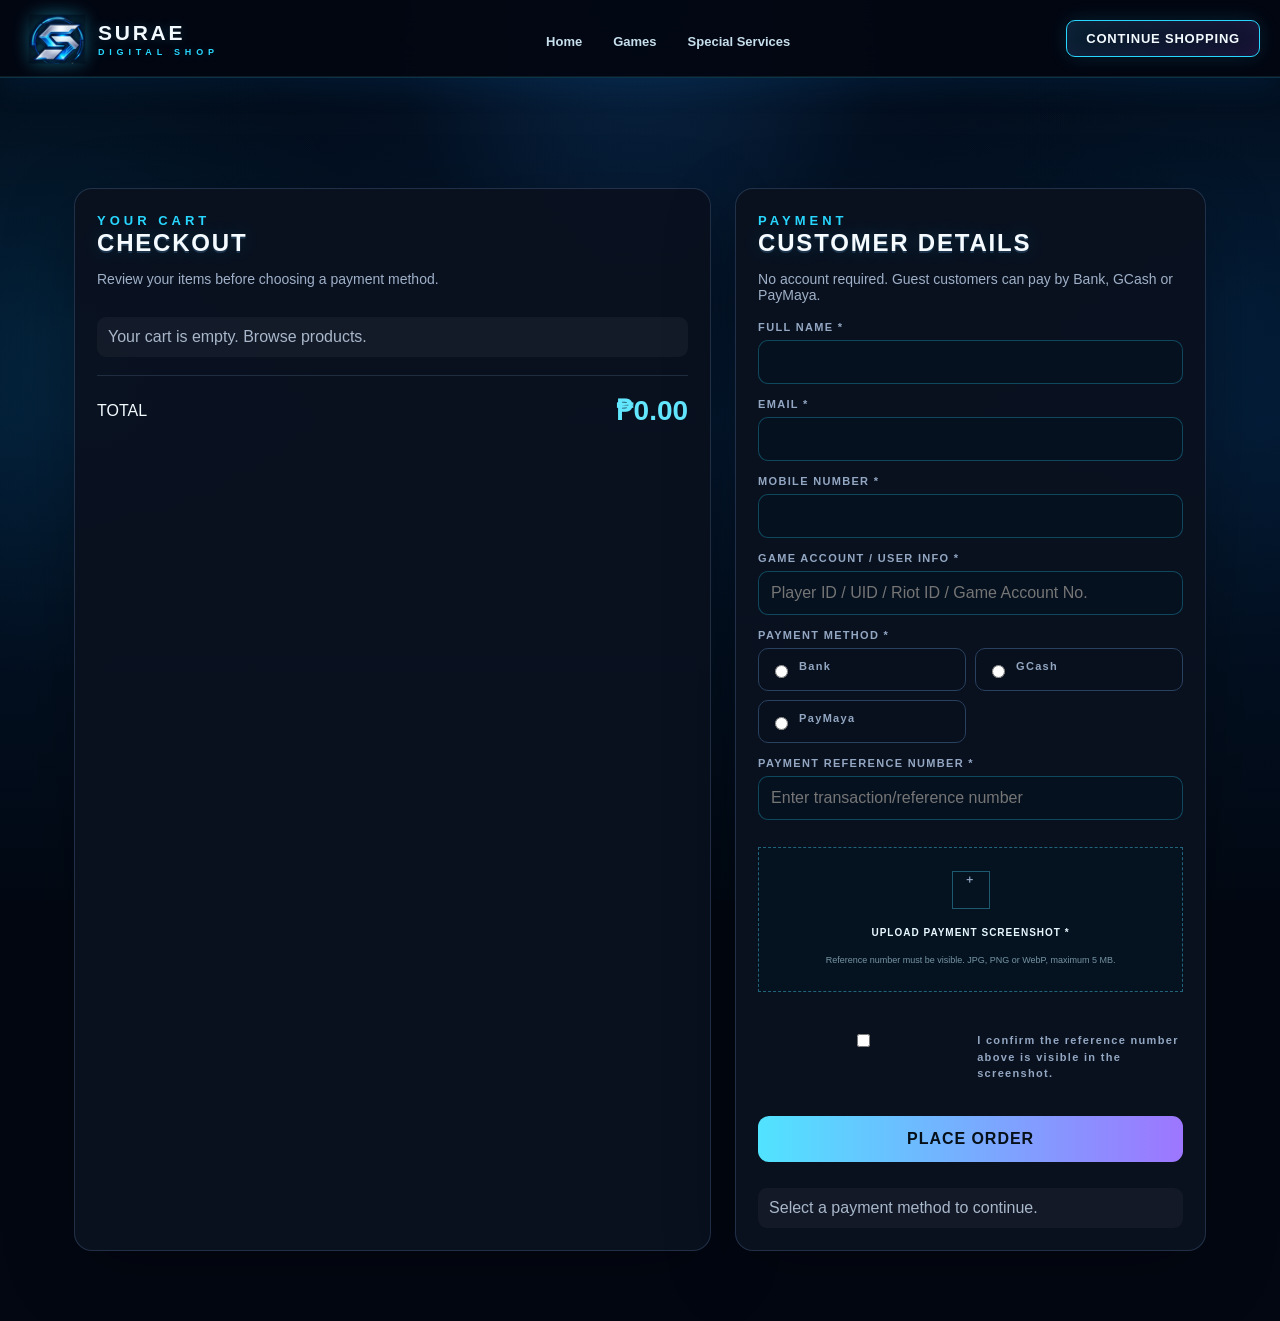
<file: checkout.html>
<!doctype html><html lang="en"><head><meta charset="utf-8"><meta name="viewport" content="width=device-width,initial-scale=1"><title>Checkout | Surae Digital Shop</title><link rel="preconnect" href="https://yoceazwcewyksfzafhlu.supabase.co" crossorigin><link rel="dns-prefetch" href="//yoceazwcewyksfzafhlu.supabase.co"><link rel="stylesheet" href="styles.css"><link rel="stylesheet" href="portal.css"><link rel="stylesheet" href="checkout.css"></head><body>
<header class="nav"><div class="nav-inner"><a class="brand" href="index.html"><div class="brand-mark">S</div><div class="brand-name">SURAE<small>DIGITAL SHOP</small></div></a><nav class="nav-links"><a href="index.html">Home</a><a href="index.html#games">Games</a><a href="index.html#services">Special Services</a></nav><div class="nav-actions"><a class="slogan" href="index.html#games">CONTINUE SHOPPING</a></div></div></header>
<main class="checkout-shell"><div class="checkout-grid"><section class="checkout-card"><span class="eyebrow">YOUR CART</span><h1>CHECKOUT</h1><p class="checkout-muted">Review your items before choosing a payment method.</p><div id="checkoutItems" class="checkout-items"></div><div id="emptyCart" class="checkout-message" hidden>Your cart is empty. <a href="index.html#games">Browse products</a>.</div><div class="checkout-total"><span>TOTAL</span><strong id="checkoutTotal">₱0.00</strong></div></section>
<section class="checkout-card"><span class="eyebrow">PAYMENT</span><h2 id="customerHeading">CUSTOMER DETAILS</h2><p id="customerHint" class="checkout-muted"></p><div class="checkout-form">
<label id="guestNameField"><span>FULL NAME *</span><input id="checkoutName" maxlength="120"></label><label id="guestEmailField"><span>EMAIL *</span><input id="checkoutEmail" type="email" maxlength="180"></label><label id="guestMobileField"><span>MOBILE NUMBER *</span><input id="checkoutMobile" maxlength="40"></label><label><span>GAME ACCOUNT / USER INFO *</span><input id="checkoutUserInfo" maxlength="250" placeholder="Player ID / UID / Riot ID / Game Account No."></label>
<div><span class="payment-title">PAYMENT METHOD *</span><div id="paymentOptions" class="payment-options"></div></div><div id="walletBox" class="wallet-box" hidden>Available Surae Credits: <strong id="walletBalance">₱0.00</strong><br><small>Credits are deducted only after you confirm this checkout.</small></div>
<div id="externalPaymentFields" class="checkout-proof"><label><span>PAYMENT REFERENCE NUMBER *</span><input id="checkoutReference" maxlength="120" placeholder="Enter transaction/reference number"></label><label class="proof-upload" for="checkoutProof"><input id="checkoutProof" type="file" accept="image/png,image/jpeg,image/webp"><span class="proof-upload-icon">＋</span><strong>UPLOAD PAYMENT SCREENSHOT *</strong><small>Reference number must be visible. JPG, PNG or WebP, maximum 5 MB.</small></label><label class="proof-confirm"><input id="checkoutProofConfirm" type="checkbox"><span>I confirm the reference number above is visible in the screenshot.</span></label></div>
<button id="placeOrder" class="checkout-btn" type="button">PLACE ORDER</button><div id="checkoutMessage" class="checkout-message">Select a payment method to continue.</div></div></section></div></main>
<div id="topupNeeded" class="topup-needed" aria-hidden="true"><div class="topup-needed-box"><h2>INSUFFICIENT SURAE CREDITS</h2><p id="topupNeededText"></p><div class="topup-needed-actions"><button id="closeTopupNeeded" type="button">CLOSE</button><a href="player.html#topup">TOP UP CREDITS</a></div></div></div>
<script src="surae-config.js"></script><script src="surae-api.js"></script><script src="account-store.js"></script><script src="catalog-store.js"></script><script src="cart-store.js"></script><script src="order-store.js"></script><script src="payment-proof-store.js"></script><script src="checkout.js"></script><script src="store-session.js"></script></body></html>
</file>
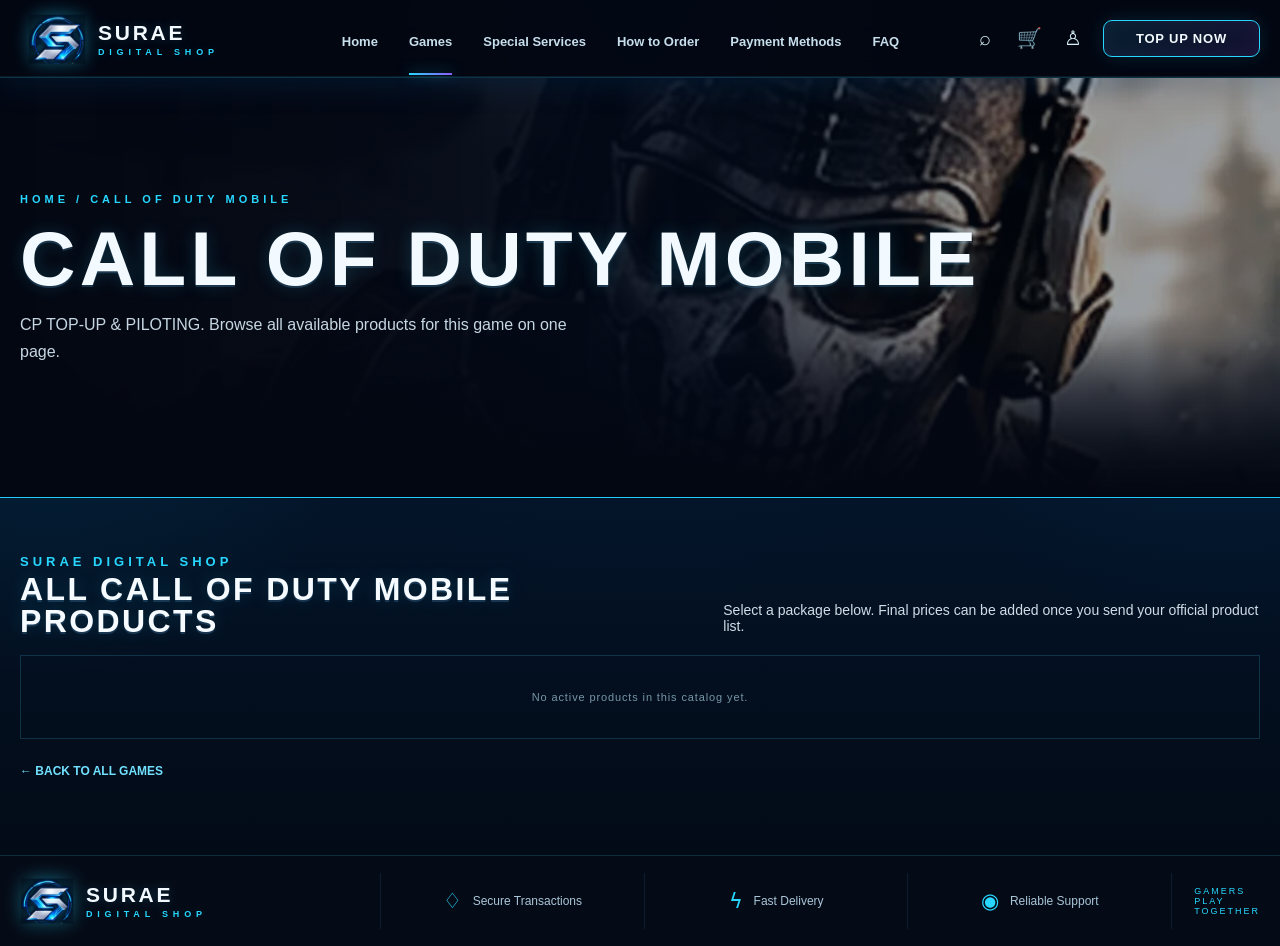
<file: codm.html>
<!doctype html><html lang="en"><head><meta charset="utf-8"><meta name="viewport" content="width=device-width,initial-scale=1"><title>CALL OF DUTY MOBILE | Surae Digital Shop</title><link rel="preconnect" href="https://yoceazwcewyksfzafhlu.supabase.co" crossorigin><link rel="dns-prefetch" href="//yoceazwcewyksfzafhlu.supabase.co"><link rel="stylesheet" href="styles.css"></head><body data-catalog-game="CODM" data-catalog-region="GLOBAL"><header class="nav"><div class="nav-inner"><a class="brand" href="index.html"><div class="brand-mark">S</div><div class="brand-name">SURAE<small>DIGITAL SHOP</small></div></a><nav class="nav-links"><a href="index.html">Home</a><a class="active" href="index.html#games">Games</a><a href="index.html#services">Special Services</a><a href="index.html#how">How to Order</a><a href="index.html#payment">Payment Methods</a><a href="index.html#faq">FAQ</a></nav><div class="nav-actions"><a class="icon-btn" href="index.html#games" aria-label="Search products">⌕</a><button class="icon-btn" type="button" onclick="location.href='checkout.html'" aria-label="Cart">🛒</button><button class="icon-btn generic-account-btn" type="button" onclick="location.href='index.html?login=1'" aria-label="Account">♙</button><a class="slogan" href="index.html#games">TOP UP NOW</a></div></div></header><main><section class="page-hero"><div class="page-hero-image" style="background-image:url('assets/hd/codm-hero-hd.webp')"></div><div class="wrap page-hero-content"><div class="crumbs"><a href="index.html">HOME</a> / CALL OF DUTY MOBILE</div><h1>CALL OF DUTY MOBILE</h1><p>CP TOP-UP & PILOTING. Browse all available products for this game on one page.</p></div></section><section class="product-section"><div class="wrap"><div class="section-title-row"><div><div class="eyebrow">Surae Digital Shop</div><h2>ALL CALL OF DUTY MOBILE PRODUCTS</h2></div><p>Select a package below. Final prices can be added once you send your official product list.</p></div><div class="product-list"><div class="product-card"><div class="badge">DIGITAL PRODUCT</div><h3>80 CP</h3><p>Call of Duty Points package. Replace this placeholder with your final price and delivery requirements.</p><div class="price">PRICE TO BE ADDED</div><a class="buy" href="#">BUY NOW →</a></div><div class="product-card"><div class="badge">DIGITAL PRODUCT</div><h3>420 CP</h3><p>Call of Duty Points package. Replace this placeholder with your final price and delivery requirements.</p><div class="price">PRICE TO BE ADDED</div><a class="buy" href="#">BUY NOW →</a></div><div class="product-card"><div class="badge">DIGITAL PRODUCT</div><h3>880 CP</h3><p>Call of Duty Points package. Replace this placeholder with your final price and delivery requirements.</p><div class="price">PRICE TO BE ADDED</div><a class="buy" href="#">BUY NOW →</a></div><div class="product-card"><div class="badge">DIGITAL PRODUCT</div><h3>2400 CP</h3><p>Call of Duty Points package. Replace this placeholder with your final price and delivery requirements.</p><div class="price">PRICE TO BE ADDED</div><a class="buy" href="#">BUY NOW →</a></div><div class="product-card"><div class="badge">DIGITAL PRODUCT</div><h3>5000 CP</h3><p>Call of Duty Points package. Replace this placeholder with your final price and delivery requirements.</p><div class="price">PRICE TO BE ADDED</div><a class="buy" href="#">BUY NOW →</a></div><div class="product-card"><div class="badge">DIGITAL PRODUCT</div><h3>Account Piloting</h3><p>Rank push and supported account services. Replace this placeholder with your final price and delivery requirements.</p><div class="price">PRICE TO BE ADDED</div><a class="buy" href="#">BUY NOW →</a></div></div><a class="back-games" href="index.html#games">← BACK TO ALL GAMES</a></div></section></main><footer class="footer"><div class="wrap footer-main"><div class="footer-brand"><div class="brand-mark">S</div><div class="brand-name">SURAE<small>DIGITAL SHOP</small></div></div><div class="trust"><div><i>♢</i> Secure Transactions</div><div><i>ϟ</i> Fast Delivery</div><div><i>◉</i> Reliable Support</div></div><div class="footer-tag">GAMERS<br>PLAY<br>TOGETHER</div></div></footer><script src="surae-config.js"></script><script src="surae-api.js"></script><script src="catalog-store.js"></script><script src="cart-store.js"></script><script src="cart-ui.js"></script><script src="catalog-renderer.js"></script><script src="store-front-controls.js"></script><script src="account-store.js"></script><script src="store-session.js"></script></body></html>
</file>
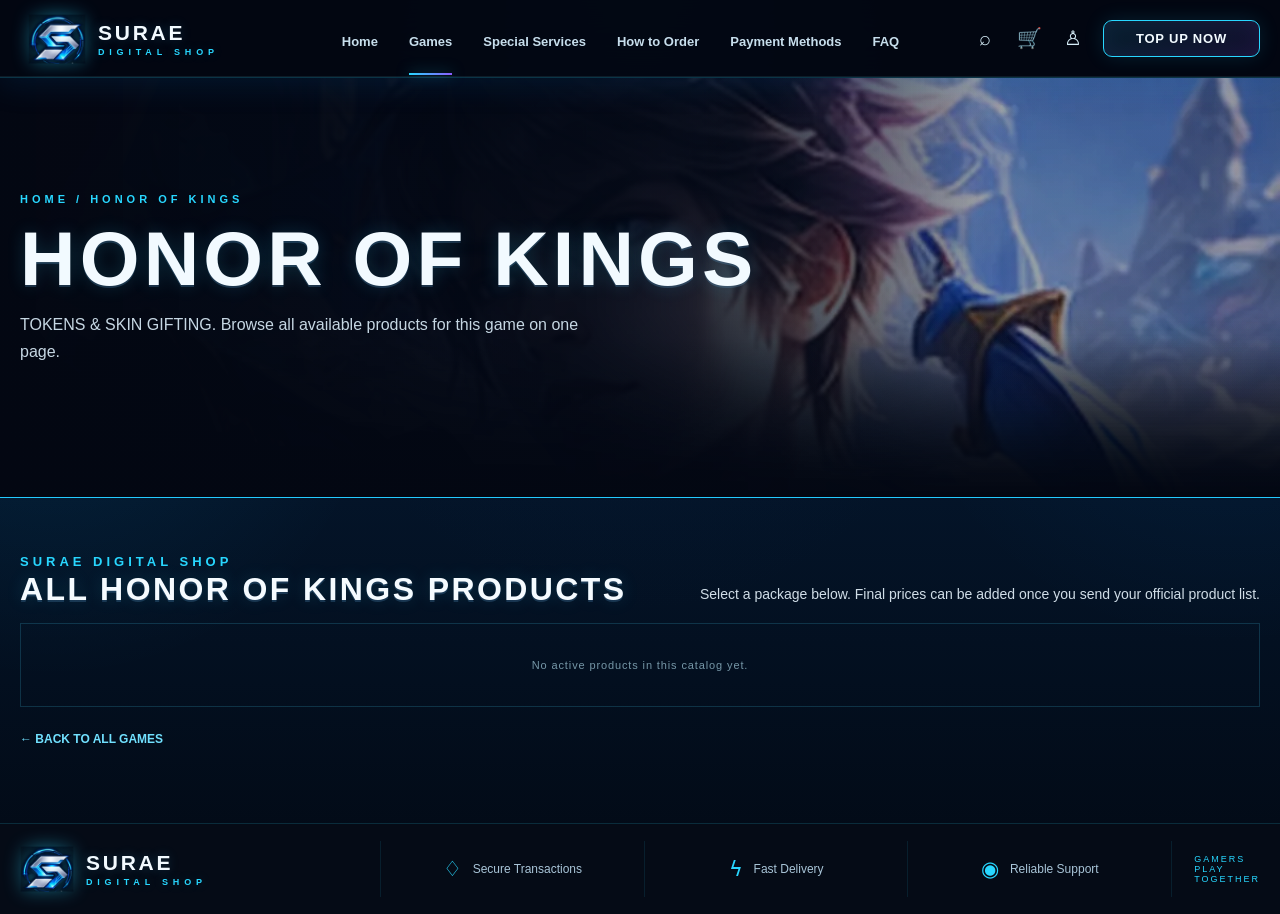
<file: hok.html>
<!doctype html><html lang="en"><head><meta charset="utf-8"><meta name="viewport" content="width=device-width,initial-scale=1"><title>HONOR OF KINGS | Surae Digital Shop</title><link rel="preconnect" href="https://yoceazwcewyksfzafhlu.supabase.co" crossorigin><link rel="dns-prefetch" href="//yoceazwcewyksfzafhlu.supabase.co"><link rel="stylesheet" href="styles.css"></head><body data-catalog-game="HOK" data-catalog-region="GLOBAL"><header class="nav"><div class="nav-inner"><a class="brand" href="index.html"><div class="brand-mark">S</div><div class="brand-name">SURAE<small>DIGITAL SHOP</small></div></a><nav class="nav-links"><a href="index.html">Home</a><a class="active" href="index.html#games">Games</a><a href="index.html#services">Special Services</a><a href="index.html#how">How to Order</a><a href="index.html#payment">Payment Methods</a><a href="index.html#faq">FAQ</a></nav><div class="nav-actions"><a class="icon-btn" href="index.html#games" aria-label="Search products">⌕</a><button class="icon-btn" type="button" onclick="location.href='checkout.html'" aria-label="Cart">🛒</button><button class="icon-btn generic-account-btn" type="button" onclick="location.href='index.html?login=1'" aria-label="Account">♙</button><a class="slogan" href="index.html#games">TOP UP NOW</a></div></div></header><main><section class="page-hero"><div class="page-hero-image" style="background-image:url('assets/hd/hok-hero-hd.webp')"></div><div class="wrap page-hero-content"><div class="crumbs"><a href="index.html">HOME</a> / HONOR OF KINGS</div><h1>HONOR OF KINGS</h1><p>TOKENS & SKIN GIFTING. Browse all available products for this game on one page.</p></div></section><section class="product-section"><div class="wrap"><div class="section-title-row"><div><div class="eyebrow">Surae Digital Shop</div><h2>ALL HONOR OF KINGS PRODUCTS</h2></div><p>Select a package below. Final prices can be added once you send your official product list.</p></div><div class="product-list"><div class="product-card"><div class="badge">DIGITAL PRODUCT</div><h3>80 Tokens</h3><p>Honor of Kings token package. Replace this placeholder with your final price and delivery requirements.</p><div class="price">PRICE TO BE ADDED</div><a class="buy" href="#">BUY NOW →</a></div><div class="product-card"><div class="badge">DIGITAL PRODUCT</div><h3>240 Tokens</h3><p>Honor of Kings token package. Replace this placeholder with your final price and delivery requirements.</p><div class="price">PRICE TO BE ADDED</div><a class="buy" href="#">BUY NOW →</a></div><div class="product-card"><div class="badge">DIGITAL PRODUCT</div><h3>400 Tokens</h3><p>Honor of Kings token package. Replace this placeholder with your final price and delivery requirements.</p><div class="price">PRICE TO BE ADDED</div><a class="buy" href="#">BUY NOW →</a></div><div class="product-card"><div class="badge">DIGITAL PRODUCT</div><h3>800 Tokens</h3><p>Honor of Kings token package. Replace this placeholder with your final price and delivery requirements.</p><div class="price">PRICE TO BE ADDED</div><a class="buy" href="#">BUY NOW →</a></div><div class="product-card"><div class="badge">DIGITAL PRODUCT</div><h3>Skin Gifting</h3><p>Gift supported Honor of Kings skins. Replace this placeholder with your final price and delivery requirements.</p><div class="price">PRICE TO BE ADDED</div><a class="buy" href="#">BUY NOW →</a></div><div class="product-card"><div class="badge">DIGITAL PRODUCT</div><h3>Custom Order</h3><p>Ask us for supported HOK products. Replace this placeholder with your final price and delivery requirements.</p><div class="price">PRICE TO BE ADDED</div><a class="buy" href="#">BUY NOW →</a></div></div><a class="back-games" href="index.html#games">← BACK TO ALL GAMES</a></div></section></main><footer class="footer"><div class="wrap footer-main"><div class="footer-brand"><div class="brand-mark">S</div><div class="brand-name">SURAE<small>DIGITAL SHOP</small></div></div><div class="trust"><div><i>♢</i> Secure Transactions</div><div><i>ϟ</i> Fast Delivery</div><div><i>◉</i> Reliable Support</div></div><div class="footer-tag">GAMERS<br>PLAY<br>TOGETHER</div></div></footer><script src="surae-config.js"></script><script src="surae-api.js"></script><script src="catalog-store.js"></script><script src="cart-store.js"></script><script src="cart-ui.js"></script><script src="catalog-renderer.js"></script><script src="store-front-controls.js"></script><script src="account-store.js"></script><script src="store-session.js"></script></body></html>
</file>
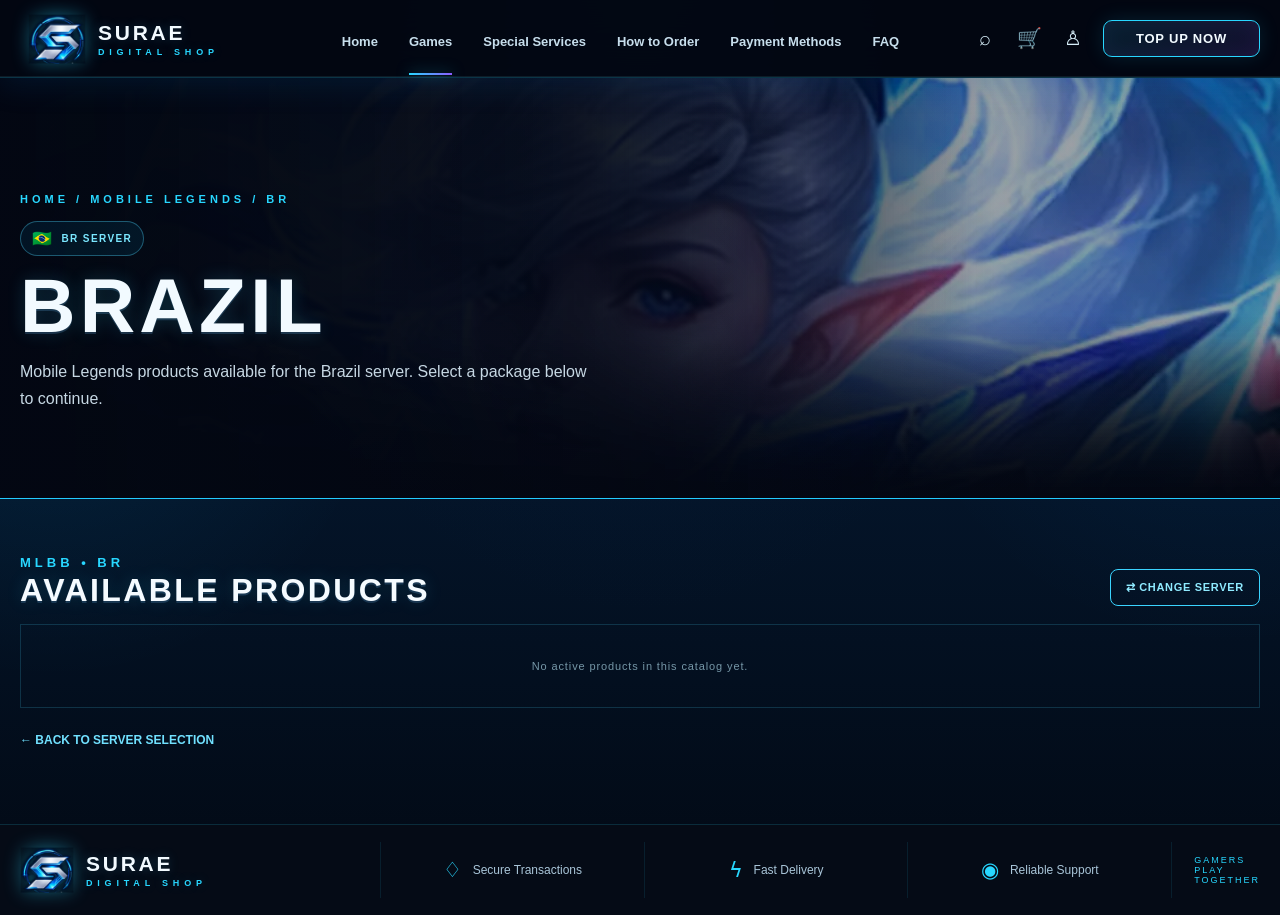
<file: mlbb-br.html>
<!doctype html><html lang="en"><head><meta charset="utf-8"><meta name="viewport" content="width=device-width,initial-scale=1"><title>MLBB Brazil | Surae Digital Shop</title><link rel="preconnect" href="https://yoceazwcewyksfzafhlu.supabase.co" crossorigin><link rel="dns-prefetch" href="//yoceazwcewyksfzafhlu.supabase.co"><link rel="stylesheet" href="styles.css"></head><body data-catalog-game="MLBB" data-catalog-region="BR">
<header class="nav"><div class="nav-inner"><a class="brand" href="index.html"><div class="brand-mark">S</div><div class="brand-name">SURAE<small>DIGITAL SHOP</small></div></a><nav class="nav-links"><a href="index.html">Home</a><a class="active" href="index.html#games">Games</a><a href="index.html#services">Special Services</a><a href="index.html#how">How to Order</a><a href="index.html#payment">Payment Methods</a><a href="index.html#faq">FAQ</a></nav><div class="nav-actions"><a class="icon-btn" href="index.html#games" aria-label="Search products">⌕</a><button class="icon-btn" type="button" onclick="location.href='checkout.html'" aria-label="Cart">🛒</button><button class="icon-btn generic-account-btn" type="button" onclick="location.href='index.html?login=1'" aria-label="Account">♙</button><a class="slogan" href="index.html#games">TOP UP NOW</a></div></div></header>
<main><section class="page-hero catalog-hero"><div class="page-hero-image" style="background-image:url('assets/hd/mlbb-hero-hd.webp')"></div><div class="wrap page-hero-content"><div class="crumbs"><a href="index.html">HOME</a> / <a href="mlbb.html">MOBILE LEGENDS</a> / BR</div><div class="region-kicker"><span>🇧🇷</span> BR SERVER</div><h1>BRAZIL</h1><p>Mobile Legends products available for the Brazil server. Select a package below to continue.</p></div></section>
<section class="product-section"><div class="wrap"><div class="section-title-row"><div><div class="eyebrow">MLBB • BR</div><h2>AVAILABLE PRODUCTS</h2></div><a class="change-server" href="mlbb.html">⇄ CHANGE SERVER</a></div><div class="product-list"><div class="product-card"><div class="badge">PASS</div><h3>Weekly Diamond Pass</h3><p>Brazil catalog item. Your final Surae price and delivery details can be added here.</p><div class="price">PRICE TO BE ADDED</div><a class="buy" href="#">BUY NOW →</a></div><div class="product-card"><div class="badge">PASS</div><h3>Twilight Pass</h3><p>Brazil catalog item. Your final Surae price and delivery details can be added here.</p><div class="price">PRICE TO BE ADDED</div><a class="buy" href="#">BUY NOW →</a></div><div class="product-card"><div class="badge">DIAMONDS</div><h3>56 Diamonds</h3><p>Brazil catalog item. Your final Surae price and delivery details can be added here.</p><div class="price">PRICE TO BE ADDED</div><a class="buy" href="#">BUY NOW →</a></div><div class="product-card"><div class="badge">DIAMONDS</div><h3>112 Diamonds</h3><p>Brazil catalog item. Your final Surae price and delivery details can be added here.</p><div class="price">PRICE TO BE ADDED</div><a class="buy" href="#">BUY NOW →</a></div><div class="product-card"><div class="badge">DIAMONDS</div><h3>257 Diamonds</h3><p>Brazil catalog item. Your final Surae price and delivery details can be added here.</p><div class="price">PRICE TO BE ADDED</div><a class="buy" href="#">BUY NOW →</a></div><div class="product-card"><div class="badge">DIAMONDS</div><h3>571 Diamonds</h3><p>Brazil catalog item. Your final Surae price and delivery details can be added here.</p><div class="price">PRICE TO BE ADDED</div><a class="buy" href="#">BUY NOW →</a></div><div class="product-card"><div class="badge">DIAMONDS</div><h3>1,192 Diamonds</h3><p>Brazil catalog item. Your final Surae price and delivery details can be added here.</p><div class="price">PRICE TO BE ADDED</div><a class="buy" href="#">BUY NOW →</a></div><div class="product-card"><div class="badge">DIAMONDS</div><h3>2,398 Diamonds</h3><p>Brazil catalog item. Your final Surae price and delivery details can be added here.</p><div class="price">PRICE TO BE ADDED</div><a class="buy" href="#">BUY NOW →</a></div></div><a class="back-games" href="mlbb.html">← BACK TO SERVER SELECTION</a></div></section></main>
<footer class="footer"><div class="wrap footer-main"><div class="footer-brand"><div class="brand-mark">S</div><div class="brand-name">SURAE<small>DIGITAL SHOP</small></div></div><div class="trust"><div><i>♢</i> Secure Transactions</div><div><i>ϟ</i> Fast Delivery</div><div><i>◉</i> Reliable Support</div></div><div class="footer-tag">GAMERS<br>PLAY<br>TOGETHER</div></div></footer><script src="surae-config.js"></script><script src="surae-api.js"></script><script src="catalog-store.js"></script><script src="cart-store.js"></script><script src="cart-ui.js"></script><script src="catalog-renderer.js"></script><script src="store-front-controls.js"></script><script src="account-store.js"></script><script src="store-session.js"></script></body></html>
</file>
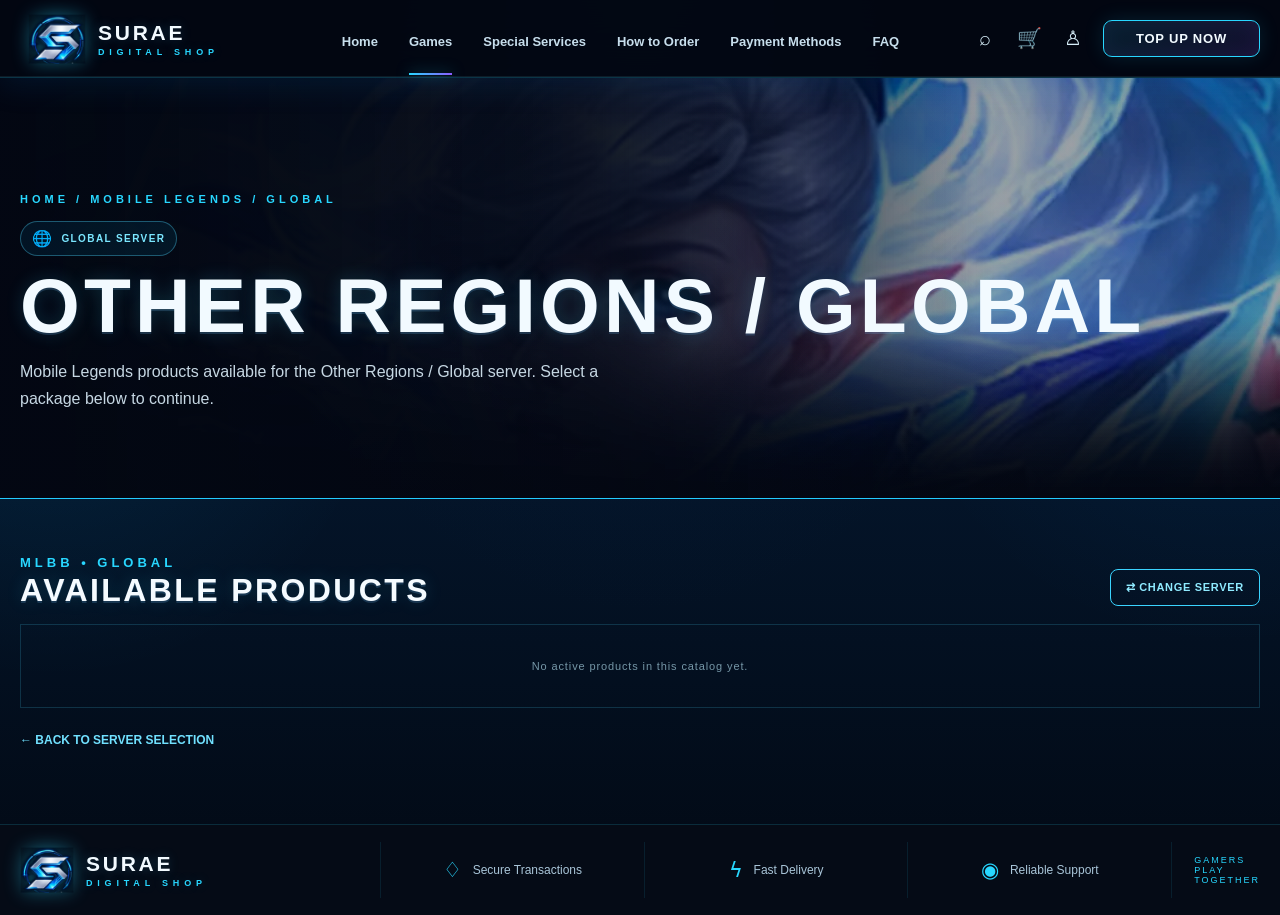
<file: mlbb-global.html>
<!doctype html><html lang="en"><head><meta charset="utf-8"><meta name="viewport" content="width=device-width,initial-scale=1"><title>MLBB Other Regions / Global | Surae Digital Shop</title><link rel="preconnect" href="https://yoceazwcewyksfzafhlu.supabase.co" crossorigin><link rel="dns-prefetch" href="//yoceazwcewyksfzafhlu.supabase.co"><link rel="stylesheet" href="styles.css"></head><body data-catalog-game="MLBB" data-catalog-region="GLOBAL">
<header class="nav"><div class="nav-inner"><a class="brand" href="index.html"><div class="brand-mark">S</div><div class="brand-name">SURAE<small>DIGITAL SHOP</small></div></a><nav class="nav-links"><a href="index.html">Home</a><a class="active" href="index.html#games">Games</a><a href="index.html#services">Special Services</a><a href="index.html#how">How to Order</a><a href="index.html#payment">Payment Methods</a><a href="index.html#faq">FAQ</a></nav><div class="nav-actions"><a class="icon-btn" href="index.html#games" aria-label="Search products">⌕</a><button class="icon-btn" type="button" onclick="location.href='checkout.html'" aria-label="Cart">🛒</button><button class="icon-btn generic-account-btn" type="button" onclick="location.href='index.html?login=1'" aria-label="Account">♙</button><a class="slogan" href="index.html#games">TOP UP NOW</a></div></div></header>
<main><section class="page-hero catalog-hero"><div class="page-hero-image" style="background-image:url('assets/hd/mlbb-hero-hd.webp')"></div><div class="wrap page-hero-content"><div class="crumbs"><a href="index.html">HOME</a> / <a href="mlbb.html">MOBILE LEGENDS</a> / GLOBAL</div><div class="region-kicker"><span>🌐</span> GLOBAL SERVER</div><h1>OTHER REGIONS / GLOBAL</h1><p>Mobile Legends products available for the Other Regions / Global server. Select a package below to continue.</p></div></section>
<section class="product-section"><div class="wrap"><div class="section-title-row"><div><div class="eyebrow">MLBB • GLOBAL</div><h2>AVAILABLE PRODUCTS</h2></div><a class="change-server" href="mlbb.html">⇄ CHANGE SERVER</a></div><div class="product-list"><div class="product-card"><div class="badge">PASS</div><h3>Weekly Diamond Pass</h3><p>Other Regions / Global catalog item. Your final Surae price and delivery details can be added here.</p><div class="price">PRICE TO BE ADDED</div><a class="buy" href="#">BUY NOW →</a></div><div class="product-card"><div class="badge">PASS</div><h3>Twilight Pass</h3><p>Other Regions / Global catalog item. Your final Surae price and delivery details can be added here.</p><div class="price">PRICE TO BE ADDED</div><a class="buy" href="#">BUY NOW →</a></div><div class="product-card"><div class="badge">DIAMONDS</div><h3>56 Diamonds</h3><p>Other Regions / Global catalog item. Your final Surae price and delivery details can be added here.</p><div class="price">PRICE TO BE ADDED</div><a class="buy" href="#">BUY NOW →</a></div><div class="product-card"><div class="badge">DIAMONDS</div><h3>112 Diamonds</h3><p>Other Regions / Global catalog item. Your final Surae price and delivery details can be added here.</p><div class="price">PRICE TO BE ADDED</div><a class="buy" href="#">BUY NOW →</a></div><div class="product-card"><div class="badge">DIAMONDS</div><h3>257 Diamonds</h3><p>Other Regions / Global catalog item. Your final Surae price and delivery details can be added here.</p><div class="price">PRICE TO BE ADDED</div><a class="buy" href="#">BUY NOW →</a></div><div class="product-card"><div class="badge">DIAMONDS</div><h3>571 Diamonds</h3><p>Other Regions / Global catalog item. Your final Surae price and delivery details can be added here.</p><div class="price">PRICE TO BE ADDED</div><a class="buy" href="#">BUY NOW →</a></div><div class="product-card"><div class="badge">DIAMONDS</div><h3>1,192 Diamonds</h3><p>Other Regions / Global catalog item. Your final Surae price and delivery details can be added here.</p><div class="price">PRICE TO BE ADDED</div><a class="buy" href="#">BUY NOW →</a></div><div class="product-card"><div class="badge">DIAMONDS</div><h3>2,398 Diamonds</h3><p>Other Regions / Global catalog item. Your final Surae price and delivery details can be added here.</p><div class="price">PRICE TO BE ADDED</div><a class="buy" href="#">BUY NOW →</a></div></div><a class="back-games" href="mlbb.html">← BACK TO SERVER SELECTION</a></div></section></main>
<footer class="footer"><div class="wrap footer-main"><div class="footer-brand"><div class="brand-mark">S</div><div class="brand-name">SURAE<small>DIGITAL SHOP</small></div></div><div class="trust"><div><i>♢</i> Secure Transactions</div><div><i>ϟ</i> Fast Delivery</div><div><i>◉</i> Reliable Support</div></div><div class="footer-tag">GAMERS<br>PLAY<br>TOGETHER</div></div></footer><script src="surae-config.js"></script><script src="surae-api.js"></script><script src="catalog-store.js"></script><script src="cart-store.js"></script><script src="cart-ui.js"></script><script src="catalog-renderer.js"></script><script src="store-front-controls.js"></script><script src="account-store.js"></script><script src="store-session.js"></script></body></html>
</file>
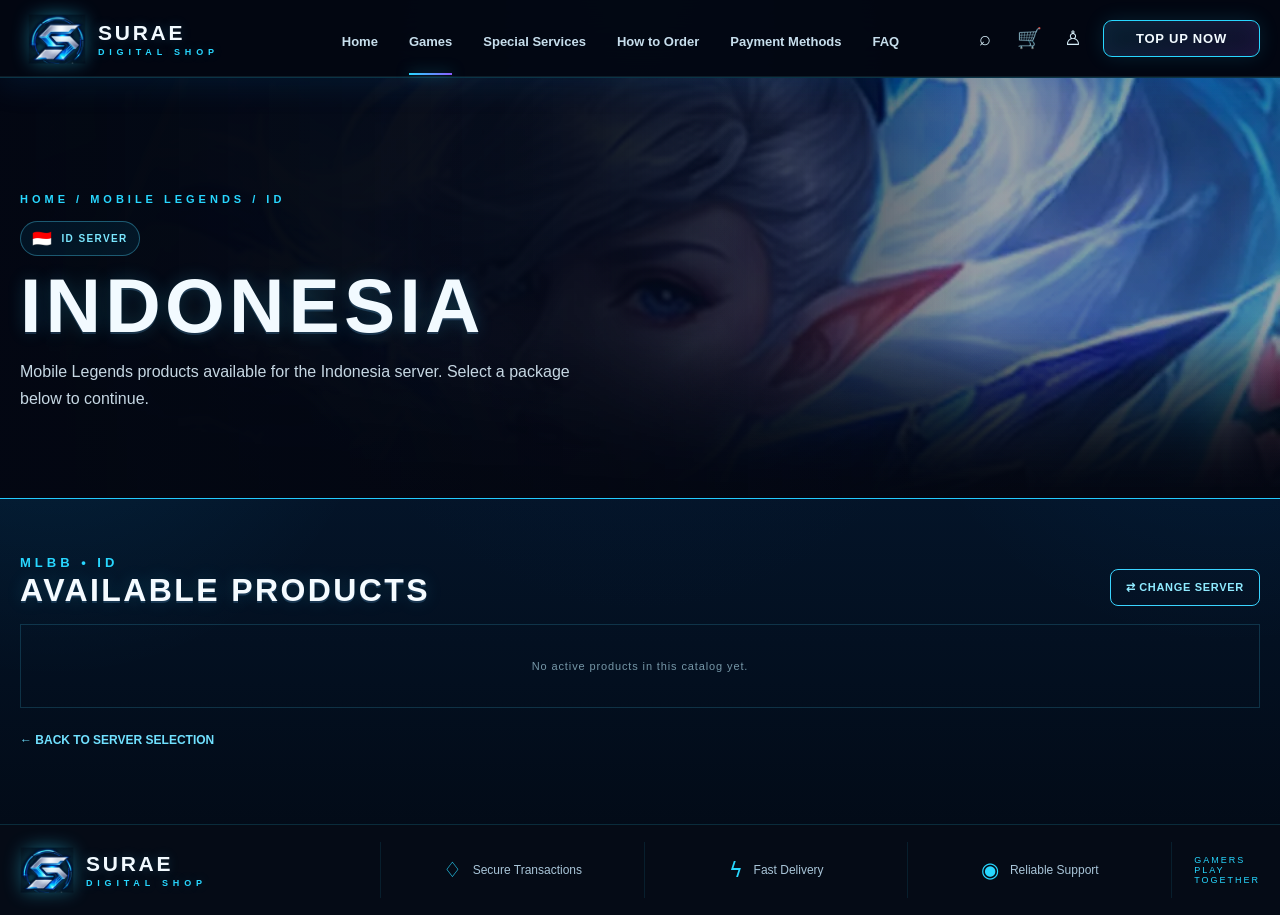
<file: mlbb-id.html>
<!doctype html><html lang="en"><head><meta charset="utf-8"><meta name="viewport" content="width=device-width,initial-scale=1"><title>MLBB Indonesia | Surae Digital Shop</title><link rel="preconnect" href="https://yoceazwcewyksfzafhlu.supabase.co" crossorigin><link rel="dns-prefetch" href="//yoceazwcewyksfzafhlu.supabase.co"><link rel="stylesheet" href="styles.css"></head><body data-catalog-game="MLBB" data-catalog-region="ID">
<header class="nav"><div class="nav-inner"><a class="brand" href="index.html"><div class="brand-mark">S</div><div class="brand-name">SURAE<small>DIGITAL SHOP</small></div></a><nav class="nav-links"><a href="index.html">Home</a><a class="active" href="index.html#games">Games</a><a href="index.html#services">Special Services</a><a href="index.html#how">How to Order</a><a href="index.html#payment">Payment Methods</a><a href="index.html#faq">FAQ</a></nav><div class="nav-actions"><a class="icon-btn" href="index.html#games" aria-label="Search products">⌕</a><button class="icon-btn" type="button" onclick="location.href='checkout.html'" aria-label="Cart">🛒</button><button class="icon-btn generic-account-btn" type="button" onclick="location.href='index.html?login=1'" aria-label="Account">♙</button><a class="slogan" href="index.html#games">TOP UP NOW</a></div></div></header>
<main><section class="page-hero catalog-hero"><div class="page-hero-image" style="background-image:url('assets/hd/mlbb-hero-hd.webp')"></div><div class="wrap page-hero-content"><div class="crumbs"><a href="index.html">HOME</a> / <a href="mlbb.html">MOBILE LEGENDS</a> / ID</div><div class="region-kicker"><span>🇮🇩</span> ID SERVER</div><h1>INDONESIA</h1><p>Mobile Legends products available for the Indonesia server. Select a package below to continue.</p></div></section>
<section class="product-section"><div class="wrap"><div class="section-title-row"><div><div class="eyebrow">MLBB • ID</div><h2>AVAILABLE PRODUCTS</h2></div><a class="change-server" href="mlbb.html">⇄ CHANGE SERVER</a></div><div class="product-list"><div class="product-card"><div class="badge">PASS</div><h3>Weekly Diamond Pass</h3><p>Indonesia catalog item. Your final Surae price and delivery details can be added here.</p><div class="price">PRICE TO BE ADDED</div><a class="buy" href="#">BUY NOW →</a></div><div class="product-card"><div class="badge">PASS</div><h3>Twilight Pass</h3><p>Indonesia catalog item. Your final Surae price and delivery details can be added here.</p><div class="price">PRICE TO BE ADDED</div><a class="buy" href="#">BUY NOW →</a></div><div class="product-card"><div class="badge">DIAMONDS</div><h3>56 Diamonds</h3><p>Indonesia catalog item. Your final Surae price and delivery details can be added here.</p><div class="price">PRICE TO BE ADDED</div><a class="buy" href="#">BUY NOW →</a></div><div class="product-card"><div class="badge">DIAMONDS</div><h3>112 Diamonds</h3><p>Indonesia catalog item. Your final Surae price and delivery details can be added here.</p><div class="price">PRICE TO BE ADDED</div><a class="buy" href="#">BUY NOW →</a></div><div class="product-card"><div class="badge">DIAMONDS</div><h3>257 Diamonds</h3><p>Indonesia catalog item. Your final Surae price and delivery details can be added here.</p><div class="price">PRICE TO BE ADDED</div><a class="buy" href="#">BUY NOW →</a></div><div class="product-card"><div class="badge">DIAMONDS</div><h3>571 Diamonds</h3><p>Indonesia catalog item. Your final Surae price and delivery details can be added here.</p><div class="price">PRICE TO BE ADDED</div><a class="buy" href="#">BUY NOW →</a></div><div class="product-card"><div class="badge">DIAMONDS</div><h3>1,192 Diamonds</h3><p>Indonesia catalog item. Your final Surae price and delivery details can be added here.</p><div class="price">PRICE TO BE ADDED</div><a class="buy" href="#">BUY NOW →</a></div><div class="product-card"><div class="badge">DIAMONDS</div><h3>2,398 Diamonds</h3><p>Indonesia catalog item. Your final Surae price and delivery details can be added here.</p><div class="price">PRICE TO BE ADDED</div><a class="buy" href="#">BUY NOW →</a></div></div><a class="back-games" href="mlbb.html">← BACK TO SERVER SELECTION</a></div></section></main>
<footer class="footer"><div class="wrap footer-main"><div class="footer-brand"><div class="brand-mark">S</div><div class="brand-name">SURAE<small>DIGITAL SHOP</small></div></div><div class="trust"><div><i>♢</i> Secure Transactions</div><div><i>ϟ</i> Fast Delivery</div><div><i>◉</i> Reliable Support</div></div><div class="footer-tag">GAMERS<br>PLAY<br>TOGETHER</div></div></footer><script src="surae-config.js"></script><script src="surae-api.js"></script><script src="catalog-store.js"></script><script src="cart-store.js"></script><script src="cart-ui.js"></script><script src="catalog-renderer.js"></script><script src="store-front-controls.js"></script><script src="account-store.js"></script><script src="store-session.js"></script></body></html>
</file>
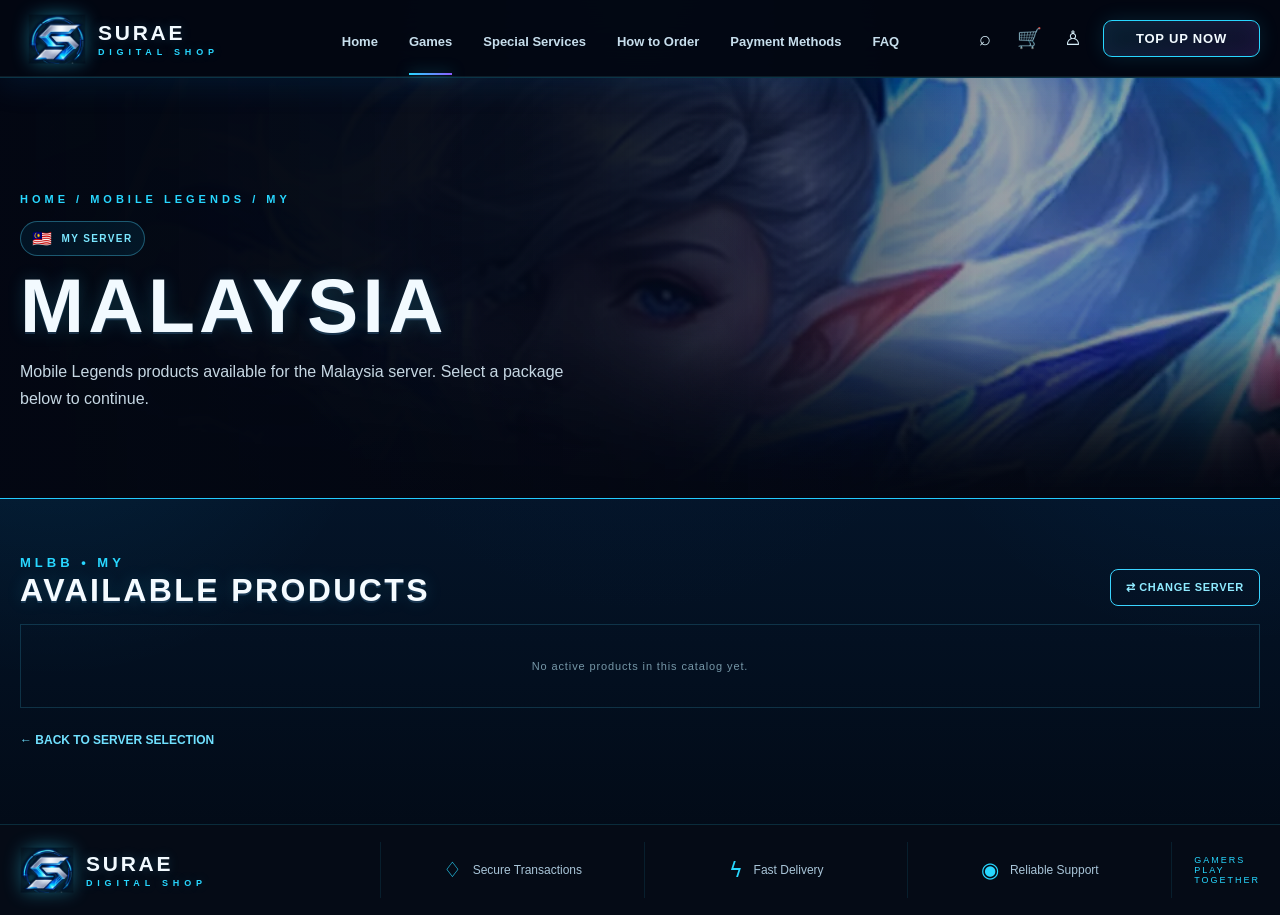
<file: mlbb-my.html>
<!doctype html><html lang="en"><head><meta charset="utf-8"><meta name="viewport" content="width=device-width,initial-scale=1"><title>MLBB Malaysia | Surae Digital Shop</title><link rel="preconnect" href="https://yoceazwcewyksfzafhlu.supabase.co" crossorigin><link rel="dns-prefetch" href="//yoceazwcewyksfzafhlu.supabase.co"><link rel="stylesheet" href="styles.css"></head><body data-catalog-game="MLBB" data-catalog-region="MY">
<header class="nav"><div class="nav-inner"><a class="brand" href="index.html"><div class="brand-mark">S</div><div class="brand-name">SURAE<small>DIGITAL SHOP</small></div></a><nav class="nav-links"><a href="index.html">Home</a><a class="active" href="index.html#games">Games</a><a href="index.html#services">Special Services</a><a href="index.html#how">How to Order</a><a href="index.html#payment">Payment Methods</a><a href="index.html#faq">FAQ</a></nav><div class="nav-actions"><a class="icon-btn" href="index.html#games" aria-label="Search products">⌕</a><button class="icon-btn" type="button" onclick="location.href='checkout.html'" aria-label="Cart">🛒</button><button class="icon-btn generic-account-btn" type="button" onclick="location.href='index.html?login=1'" aria-label="Account">♙</button><a class="slogan" href="index.html#games">TOP UP NOW</a></div></div></header>
<main><section class="page-hero catalog-hero"><div class="page-hero-image" style="background-image:url('assets/hd/mlbb-hero-hd.webp')"></div><div class="wrap page-hero-content"><div class="crumbs"><a href="index.html">HOME</a> / <a href="mlbb.html">MOBILE LEGENDS</a> / MY</div><div class="region-kicker"><span>🇲🇾</span> MY SERVER</div><h1>MALAYSIA</h1><p>Mobile Legends products available for the Malaysia server. Select a package below to continue.</p></div></section>
<section class="product-section"><div class="wrap"><div class="section-title-row"><div><div class="eyebrow">MLBB • MY</div><h2>AVAILABLE PRODUCTS</h2></div><a class="change-server" href="mlbb.html">⇄ CHANGE SERVER</a></div><div class="product-list"><div class="product-card"><div class="badge">PASS</div><h3>Weekly Diamond Pass</h3><p>Malaysia catalog item. Your final Surae price and delivery details can be added here.</p><div class="price">PRICE TO BE ADDED</div><a class="buy" href="#">BUY NOW →</a></div><div class="product-card"><div class="badge">PASS</div><h3>Twilight Pass</h3><p>Malaysia catalog item. Your final Surae price and delivery details can be added here.</p><div class="price">PRICE TO BE ADDED</div><a class="buy" href="#">BUY NOW →</a></div><div class="product-card"><div class="badge">DIAMONDS</div><h3>56 Diamonds</h3><p>Malaysia catalog item. Your final Surae price and delivery details can be added here.</p><div class="price">PRICE TO BE ADDED</div><a class="buy" href="#">BUY NOW →</a></div><div class="product-card"><div class="badge">DIAMONDS</div><h3>112 Diamonds</h3><p>Malaysia catalog item. Your final Surae price and delivery details can be added here.</p><div class="price">PRICE TO BE ADDED</div><a class="buy" href="#">BUY NOW →</a></div><div class="product-card"><div class="badge">DIAMONDS</div><h3>257 Diamonds</h3><p>Malaysia catalog item. Your final Surae price and delivery details can be added here.</p><div class="price">PRICE TO BE ADDED</div><a class="buy" href="#">BUY NOW →</a></div><div class="product-card"><div class="badge">DIAMONDS</div><h3>571 Diamonds</h3><p>Malaysia catalog item. Your final Surae price and delivery details can be added here.</p><div class="price">PRICE TO BE ADDED</div><a class="buy" href="#">BUY NOW →</a></div><div class="product-card"><div class="badge">DIAMONDS</div><h3>1,192 Diamonds</h3><p>Malaysia catalog item. Your final Surae price and delivery details can be added here.</p><div class="price">PRICE TO BE ADDED</div><a class="buy" href="#">BUY NOW →</a></div><div class="product-card"><div class="badge">DIAMONDS</div><h3>2,398 Diamonds</h3><p>Malaysia catalog item. Your final Surae price and delivery details can be added here.</p><div class="price">PRICE TO BE ADDED</div><a class="buy" href="#">BUY NOW →</a></div></div><a class="back-games" href="mlbb.html">← BACK TO SERVER SELECTION</a></div></section></main>
<footer class="footer"><div class="wrap footer-main"><div class="footer-brand"><div class="brand-mark">S</div><div class="brand-name">SURAE<small>DIGITAL SHOP</small></div></div><div class="trust"><div><i>♢</i> Secure Transactions</div><div><i>ϟ</i> Fast Delivery</div><div><i>◉</i> Reliable Support</div></div><div class="footer-tag">GAMERS<br>PLAY<br>TOGETHER</div></div></footer><script src="surae-config.js"></script><script src="surae-api.js"></script><script src="catalog-store.js"></script><script src="cart-store.js"></script><script src="cart-ui.js"></script><script src="catalog-renderer.js"></script><script src="store-front-controls.js"></script><script src="account-store.js"></script><script src="store-session.js"></script></body></html>
</file>
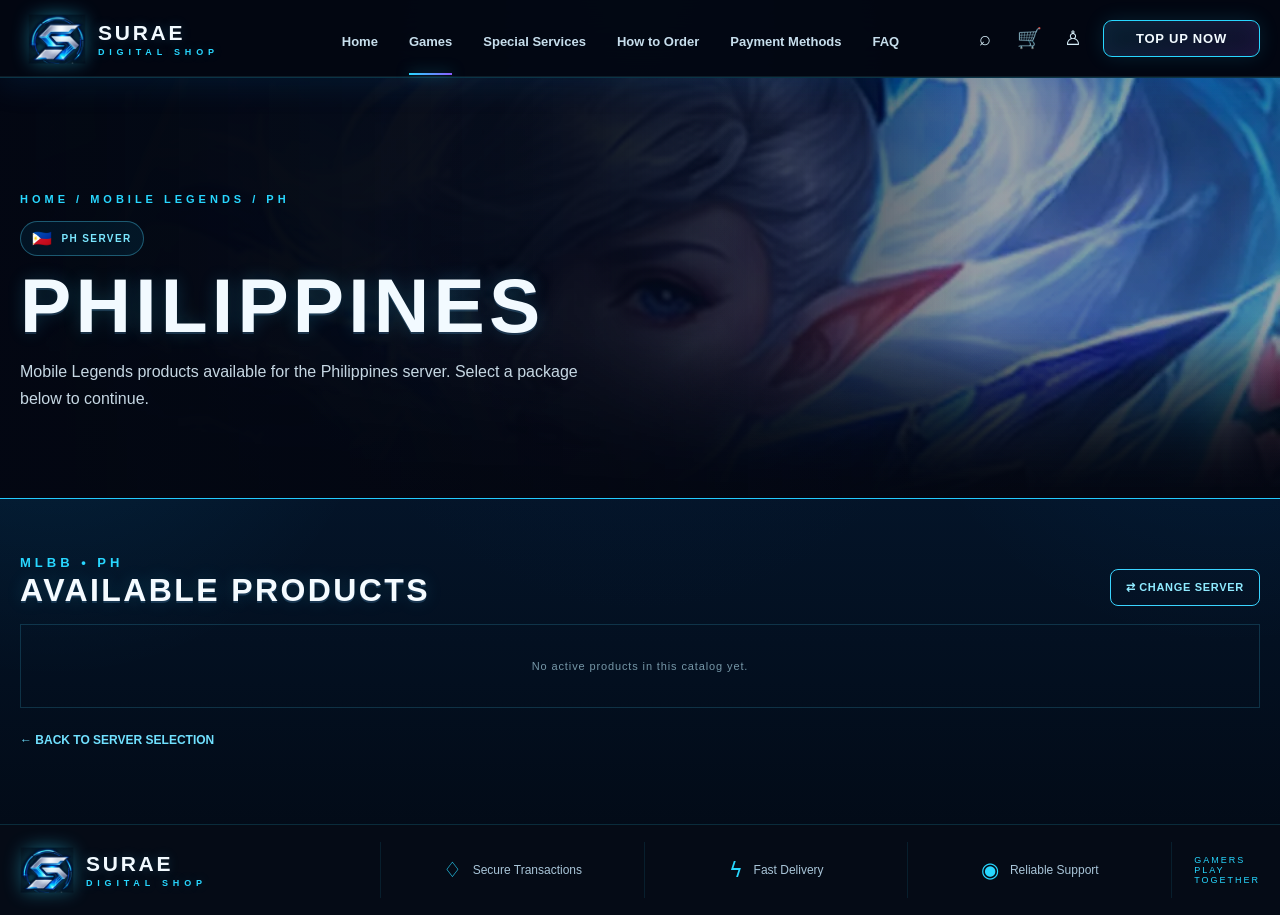
<file: mlbb-ph.html>
<!doctype html><html lang="en"><head><meta charset="utf-8"><meta name="viewport" content="width=device-width,initial-scale=1"><title>MLBB Philippines | Surae Digital Shop</title><link rel="preconnect" href="https://yoceazwcewyksfzafhlu.supabase.co" crossorigin><link rel="dns-prefetch" href="//yoceazwcewyksfzafhlu.supabase.co"><link rel="stylesheet" href="styles.css"></head><body data-catalog-game="MLBB" data-catalog-region="PH">
<header class="nav"><div class="nav-inner"><a class="brand" href="index.html"><div class="brand-mark">S</div><div class="brand-name">SURAE<small>DIGITAL SHOP</small></div></a><nav class="nav-links"><a href="index.html">Home</a><a class="active" href="index.html#games">Games</a><a href="index.html#services">Special Services</a><a href="index.html#how">How to Order</a><a href="index.html#payment">Payment Methods</a><a href="index.html#faq">FAQ</a></nav><div class="nav-actions"><a class="icon-btn" href="index.html#games" aria-label="Search products">⌕</a><button class="icon-btn" type="button" onclick="location.href='checkout.html'" aria-label="Cart">🛒</button><button class="icon-btn generic-account-btn" type="button" onclick="location.href='index.html?login=1'" aria-label="Account">♙</button><a class="slogan" href="index.html#games">TOP UP NOW</a></div></div></header>
<main><section class="page-hero catalog-hero"><div class="page-hero-image" style="background-image:url('assets/hd/mlbb-hero-hd.webp')"></div><div class="wrap page-hero-content"><div class="crumbs"><a href="index.html">HOME</a> / <a href="mlbb.html">MOBILE LEGENDS</a> / PH</div><div class="region-kicker"><span>🇵🇭</span> PH SERVER</div><h1>PHILIPPINES</h1><p>Mobile Legends products available for the Philippines server. Select a package below to continue.</p></div></section>
<section class="product-section"><div class="wrap"><div class="section-title-row"><div><div class="eyebrow">MLBB • PH</div><h2>AVAILABLE PRODUCTS</h2></div><a class="change-server" href="mlbb.html">⇄ CHANGE SERVER</a></div><div class="product-list"><div class="product-card"><div class="badge">PASS</div><h3>Weekly Diamond Pass</h3><p>Philippines catalog item. Your final Surae price and delivery details can be added here.</p><div class="price">PRICE TO BE ADDED</div><a class="buy" href="#">BUY NOW →</a></div><div class="product-card"><div class="badge">PASS</div><h3>Twilight Pass</h3><p>Philippines catalog item. Your final Surae price and delivery details can be added here.</p><div class="price">PRICE TO BE ADDED</div><a class="buy" href="#">BUY NOW →</a></div><div class="product-card"><div class="badge">DIAMONDS</div><h3>56 Diamonds</h3><p>Philippines catalog item. Your final Surae price and delivery details can be added here.</p><div class="price">PRICE TO BE ADDED</div><a class="buy" href="#">BUY NOW →</a></div><div class="product-card"><div class="badge">DIAMONDS</div><h3>112 Diamonds</h3><p>Philippines catalog item. Your final Surae price and delivery details can be added here.</p><div class="price">PRICE TO BE ADDED</div><a class="buy" href="#">BUY NOW →</a></div><div class="product-card"><div class="badge">DIAMONDS</div><h3>257 Diamonds</h3><p>Philippines catalog item. Your final Surae price and delivery details can be added here.</p><div class="price">PRICE TO BE ADDED</div><a class="buy" href="#">BUY NOW →</a></div><div class="product-card"><div class="badge">DIAMONDS</div><h3>571 Diamonds</h3><p>Philippines catalog item. Your final Surae price and delivery details can be added here.</p><div class="price">PRICE TO BE ADDED</div><a class="buy" href="#">BUY NOW →</a></div><div class="product-card"><div class="badge">DIAMONDS</div><h3>1,192 Diamonds</h3><p>Philippines catalog item. Your final Surae price and delivery details can be added here.</p><div class="price">PRICE TO BE ADDED</div><a class="buy" href="#">BUY NOW →</a></div><div class="product-card"><div class="badge">DIAMONDS</div><h3>2,398 Diamonds</h3><p>Philippines catalog item. Your final Surae price and delivery details can be added here.</p><div class="price">PRICE TO BE ADDED</div><a class="buy" href="#">BUY NOW →</a></div></div><a class="back-games" href="mlbb.html">← BACK TO SERVER SELECTION</a></div></section></main>
<footer class="footer"><div class="wrap footer-main"><div class="footer-brand"><div class="brand-mark">S</div><div class="brand-name">SURAE<small>DIGITAL SHOP</small></div></div><div class="trust"><div><i>♢</i> Secure Transactions</div><div><i>ϟ</i> Fast Delivery</div><div><i>◉</i> Reliable Support</div></div><div class="footer-tag">GAMERS<br>PLAY<br>TOGETHER</div></div></footer><script src="surae-config.js"></script><script src="surae-api.js"></script><script src="catalog-store.js"></script><script src="cart-store.js"></script><script src="cart-ui.js"></script><script src="catalog-renderer.js"></script><script src="store-front-controls.js"></script><script src="account-store.js"></script><script src="store-session.js"></script></body></html>
</file>
<file: styles.css>
:root{--bg:#020914;--bg2:#061321;--panel:#071625;--cyan:#4bd8ff;--cyan2:#a9edff;--text:#f4faff;--muted:#a7bacb;--line:rgba(65,202,255,.45);--soft:rgba(65,202,255,.11);--shadow:0 0 26px rgba(45,190,255,.24)}
*{box-sizing:border-box}html{scroll-behavior:smooth}body{margin:0;font-family:Inter,Arial,Helvetica,sans-serif;background:#020914;color:var(--text);min-height:100vh;background-image:radial-gradient(circle at 14% 10%,rgba(0,157,255,.14),transparent 23%),radial-gradient(circle at 86% 38%,rgba(0,157,255,.09),transparent 22%),linear-gradient(180deg,#020914,#05111d 58%,#020812)}body:before{content:"";position:fixed;inset:0;pointer-events:none;opacity:.25;background-image:linear-gradient(rgba(62,202,255,.03) 1px,transparent 1px),linear-gradient(90deg,rgba(62,202,255,.03) 1px,transparent 1px);background-size:44px 44px;mask-image:linear-gradient(to bottom,#000,transparent 85%)}a{color:inherit;text-decoration:none}.wrap{width:min(1380px,calc(100% - 40px));margin:auto}.nav{height:68px;display:flex;align-items:center;border-bottom:1px solid rgba(64,207,255,.25);background:rgba(2,9,20,.93);position:sticky;top:0;z-index:50;backdrop-filter:blur(18px)}.nav-inner{width:min(1380px,calc(100% - 40px));margin:auto;display:grid;grid-template-columns:260px 1fr auto;align-items:center;gap:20px}.brand{display:flex;align-items:center;gap:12px}.brand-mark{font-style:italic;font-weight:1000;font-size:39px;line-height:1;color:#9cecff;filter:drop-shadow(0 0 12px rgba(61,204,255,.55));transform:skew(-12deg)}.brand-name{font-weight:900;letter-spacing:2.5px;font-size:20px}.brand-name small{display:block;font-size:9px;letter-spacing:4.5px;margin-top:2px;color:#e8f8ff}.nav-links{display:flex;justify-content:center;gap:34px;font-size:13px;font-weight:700}.nav-links a{padding:26px 0 22px;position:relative}.nav-links a.active:after,.nav-links a:hover:after{content:"";position:absolute;left:0;right:0;bottom:0;height:2px;background:#4bd8ff;box-shadow:0 0 12px #4bd8ff}.nav-actions{display:flex;align-items:center;gap:18px}.icon-btn{width:28px;height:28px;display:grid;place-items:center;font-size:20px;color:#d9f4ff}.slogan{border:1px solid #42d4ff;border-radius:10px;padding:7px 24px;text-align:center;color:#87e7ff;line-height:1.05;font-size:13px;letter-spacing:.8px;box-shadow:0 0 18px rgba(52,201,255,.32) inset,0 0 18px rgba(52,201,255,.18)}
.hero-banner{height:340px;position:relative;overflow:hidden;border-bottom:1px solid #16c8ff;background:url('assets/hero-banner.webp') center/cover no-repeat}.banner-links{position:absolute;inset:0;display:grid;grid-template-columns:repeat(5,1fr)}.banner-links a{position:relative;border-right:1px solid rgba(78,220,255,.2);transition:.25s}.banner-links a:hover{background:rgba(90,222,255,.08);box-shadow:inset 0 0 45px rgba(70,214,255,.18)}.dots{height:38px;display:flex;justify-content:center;align-items:center;gap:9px}.dots span{width:30px;height:3px;border-radius:4px;background:#275070}.dots span:first-child{background:#6ee7ff;box-shadow:0 0 8px #6ee7ff}.products{padding:0 0 22px}.section-title-row{display:flex;justify-content:space-between;align-items:end;gap:30px;margin-bottom:18px}.eyebrow{font-size:13px;color:#65d9ff;letter-spacing:4px;font-weight:800;text-transform:uppercase}.section-title-row h1,.section-title-row h2{margin:4px 0 0;font-size:28px;line-height:1;letter-spacing:1.5px;font-weight:1000}.section-title-row p{margin:0 0 3px;color:#d0dde7;font-size:14px}.game-grid{display:grid;grid-template-columns:repeat(5,1fr);gap:16px}.game-card{border:1px solid #1fcaff;border-radius:8px;overflow:hidden;background:#06101c;position:relative;box-shadow:0 0 18px rgba(0,167,255,.08);transition:.23s}.game-card:hover{transform:translateY(-6px);box-shadow:0 0 30px rgba(21,190,255,.28);border-color:#76e8ff}.game-image{aspect-ratio:1/1.02;background-position:center;background-size:cover;position:relative}.game-image:after{content:"";position:absolute;inset:auto 0 0;height:34%;background:linear-gradient(transparent,#05101a)}.game-cta{height:48px;margin:-49px 22px 12px;position:relative;z-index:3;border:1px solid #24d2ff;border-radius:8px;background:linear-gradient(180deg,rgba(4,31,50,.72),rgba(2,17,30,.9));display:flex;align-items:center;justify-content:center;font-size:11px;font-weight:900;letter-spacing:.5px;color:#8ce8ff;box-shadow:0 0 13px rgba(47,206,255,.18) inset}.game-cta b{font-size:18px;margin-left:10px}.specials{display:grid;grid-template-columns:1fr 1fr;gap:18px;padding:0 0 24px}.service-card{min-height:106px;border:1px solid #27d4ff;border-radius:10px;background:linear-gradient(100deg,rgba(5,22,37,.98),rgba(8,35,55,.86));display:grid;grid-template-columns:72px 1fr 38%;align-items:center;overflow:hidden;position:relative;box-shadow:0 0 18px rgba(42,199,255,.08)}.service-icon{font-size:36px;text-align:center;color:#8aeaff}.service-copy h3{margin:0 0 7px;color:#75e5ff;font-size:20px;letter-spacing:1px}.service-copy p{margin:0;color:#edf7fb;font-size:12px}.service-art{align-self:stretch;background-size:cover;background-position:center;position:relative;filter:saturate(.92)}.service-art:before{content:"";position:absolute;inset:0;background:linear-gradient(90deg,#061829 0%,transparent 55%)}.service-arrow{position:absolute;right:17px;top:50%;transform:translateY(-50%);font-size:34px;color:#83eaff;z-index:2}.how{padding:70px 0}.how-grid{display:grid;grid-template-columns:repeat(3,1fr);gap:16px}.how-card{border:1px solid rgba(73,210,255,.24);background:rgba(7,23,38,.8);padding:24px;border-radius:14px}.how-card b{color:#75e5ff}.how-card p{color:var(--muted);font-size:13px;line-height:1.65}.footer{border-top:1px solid #19597a;background:#020914}.footer-main{display:grid;grid-template-columns:360px 1fr auto;align-items:center;min-height:90px}.footer-brand{display:flex;align-items:center;gap:12px}.trust{display:grid;grid-template-columns:repeat(3,1fr);border-left:1px solid rgba(66,204,255,.12)}.trust div{height:56px;display:flex;align-items:center;justify-content:center;gap:11px;color:#a9c5d8;font-size:12px;border-right:1px solid rgba(66,204,255,.12)}.trust i{font-style:normal;color:#66e0ff;font-size:21px}.socials{display:flex;gap:16px;padding-left:24px;font-weight:900;color:#c7eaff}.footer-tag{font-size:9px;letter-spacing:2px;color:#5accea;margin-left:22px}
/* game pages */
.page-hero{min-height:420px;position:relative;border-bottom:1px solid #23cbff;background:#04111e}.page-hero-image{position:absolute;inset:0;background-size:cover;background-position:center 22%;filter:saturate(1.05)}.page-hero:after{content:"";position:absolute;inset:0;background:linear-gradient(90deg,rgba(2,9,19,.95) 0%,rgba(2,9,19,.64) 45%,rgba(2,9,19,.12) 75%),linear-gradient(0deg,#03101c,transparent 35%)}.page-hero-content{position:relative;z-index:2;padding:115px 0 70px;max-width:650px}.crumbs{font-size:11px;color:#69dcff;text-transform:uppercase;letter-spacing:2px;margin-bottom:16px}.page-hero h1{font-size:clamp(44px,6vw,78px);margin:0 0 14px;line-height:.98}.page-hero p{color:#c6d7e3;line-height:1.65;max-width:580px}.product-section{padding:56px 0 76px}.product-list{display:grid;grid-template-columns:repeat(4,1fr);gap:15px}.product-card{background:linear-gradient(180deg,#08192b,#06111e);border:1px solid rgba(68,210,255,.28);border-radius:11px;padding:20px;min-height:185px;display:flex;flex-direction:column;transition:.2s}.product-card:hover{border-color:#57ddff;transform:translateY(-4px);box-shadow:0 0 25px rgba(48,194,255,.14)}.product-card .badge{font-size:9px;text-transform:uppercase;letter-spacing:1.7px;color:#67dfff}.product-card h3{font-size:19px;margin:12px 0 8px}.product-card p{color:#94aabc;font-size:12px;line-height:1.6;margin:0}.price{margin-top:auto;padding-top:22px;color:#8eeaff;font-size:19px;font-weight:900}.buy{margin-top:12px;border:1px solid #39d4ff;border-radius:7px;height:38px;display:flex;align-items:center;justify-content:center;color:#8be8ff;font-size:11px;font-weight:900}.back-games{display:inline-flex;margin-top:25px;color:#71e1ff;font-size:12px;font-weight:900}
@media(max-width:1100px){.nav-inner{grid-template-columns:220px 1fr auto}.nav-links{gap:18px}.game-grid{grid-template-columns:repeat(3,1fr)}.game-card:nth-child(4),.game-card:nth-child(5){max-width:none}.footer-main{grid-template-columns:280px 1fr}.socials,.footer-tag{display:none}.product-list{grid-template-columns:repeat(3,1fr)}}
@media(max-width:800px){.wrap,.nav-inner{width:min(100% - 24px,1380px)}.nav-inner{grid-template-columns:1fr auto}.nav-links{display:none}.nav-actions .icon-btn{display:none}.slogan{padding:7px 12px}.hero-banner{height:280px;background-position:center}.game-grid{grid-template-columns:repeat(2,1fr)}.game-card:last-child{grid-column:1/-1;width:50%;justify-self:center}.specials{grid-template-columns:1fr}.section-title-row{align-items:flex-start;flex-direction:column}.how-grid{grid-template-columns:1fr}.footer-main{grid-template-columns:1fr;padding:20px 0}.trust{border-left:0;border-top:1px solid rgba(66,204,255,.12);margin-top:15px}.product-list{grid-template-columns:repeat(2,1fr)}}
@media(max-width:520px){.brand-name{font-size:16px}.brand-mark{font-size:31px}.slogan{font-size:10px}.hero-banner{height:220px}.game-grid{grid-template-columns:1fr}.game-card:last-child{grid-column:auto;width:auto}.game-image{aspect-ratio:1.3/1}.specials{padding-top:6px}.service-card{grid-template-columns:58px 1fr}.service-art{display:none}.service-arrow{right:12px}.trust{grid-template-columns:1fr}.trust div{border-right:0;border-bottom:1px solid rgba(66,204,255,.12)}.product-list{grid-template-columns:1fr}}

/* MLBB server selection */
.server-hero{min-height:390px}.server-section{padding:48px 0 76px}.server-grid{display:grid;grid-template-columns:repeat(3,1fr);gap:16px}.server-card{min-height:112px;border:1px solid rgba(72,216,255,.35);border-radius:12px;padding:20px;background:linear-gradient(135deg,rgba(7,26,43,.98),rgba(4,15,27,.95));display:grid;grid-template-columns:64px 1fr auto;align-items:center;gap:15px;transition:.22s;box-shadow:0 0 22px rgba(34,194,255,.05)}.server-card:hover{transform:translateY(-5px);border-color:#6fe5ff;box-shadow:0 0 30px rgba(38,201,255,.19);background:linear-gradient(135deg,rgba(9,39,60,.98),rgba(4,18,31,.98))}.server-card .flag{width:58px;height:58px;border:1px solid rgba(85,220,255,.28);border-radius:10px;background:rgba(46,199,255,.07);display:grid;place-items:center;font-size:30px}.server-card h3{margin:0 0 5px;font-size:18px;letter-spacing:.3px}.server-card p{margin:0;color:#82b9d2;font-size:11px;text-transform:uppercase;letter-spacing:1.4px}.server-card b{font-size:24px;color:#74e5ff}.server-card-wide{grid-column:span 3}.server-note{margin-top:20px;border:1px solid rgba(61,203,255,.22);border-radius:10px;padding:16px 18px;background:rgba(6,24,39,.7);display:flex;gap:10px;align-items:flex-start;color:#9db8c9;font-size:12px;line-height:1.55}.server-note strong{color:#7fe7ff;white-space:nowrap}.region-kicker{display:inline-flex;align-items:center;gap:8px;border:1px solid rgba(78,218,255,.35);background:rgba(0,171,255,.08);color:#7be7ff;padding:7px 11px;border-radius:999px;font-size:10px;font-weight:900;letter-spacing:1.4px;margin-bottom:12px}.region-kicker span{font-size:16px}.change-server{border:1px solid #3bd4ff;border-radius:8px;padding:11px 15px;color:#8feaff;font-size:11px;font-weight:900;letter-spacing:.7px}.change-server:hover{box-shadow:0 0 18px rgba(59,212,255,.2);background:rgba(59,212,255,.06)}
@media(max-width:900px){.server-grid{grid-template-columns:repeat(2,1fr)}.server-card-wide{grid-column:span 2}}
@media(max-width:560px){.server-grid{grid-template-columns:1fr}.server-card-wide{grid-column:auto}.server-note{flex-direction:column}.server-note strong{white-space:normal}.server-card{grid-template-columns:52px 1fr auto;padding:16px}.server-card .flag{width:48px;height:48px;font-size:25px}}


/* ===== Unified Surae cyber theme (latest MLBB design) ===== */
body{
  background:
    radial-gradient(ellipse at 52% -10%,rgba(19,107,199,.28),transparent 38%),
    radial-gradient(circle at 9% 28%,rgba(0,174,255,.10),transparent 24%),
    radial-gradient(circle at 91% 36%,rgba(0,132,255,.12),transparent 27%),
    linear-gradient(180deg,#020a18 0%,#04152a 46%,#020b18 100%);
  background-attachment:fixed;
}
body:before{
  opacity:.42;
  background-image:
    linear-gradient(120deg,transparent 0 8%,rgba(40,189,255,.055) 8.15% 8.3%,transparent 8.45% 22%,rgba(40,189,255,.04) 22.15% 22.3%,transparent 22.45% 100%),
    linear-gradient(60deg,transparent 0 15%,rgba(40,189,255,.035) 15.15% 15.3%,transparent 15.45% 42%,rgba(40,189,255,.035) 42.15% 42.3%,transparent 42.45% 100%);
  background-size:540px 360px,680px 460px;
  mask-image:none;
}
body:after{content:"";position:fixed;inset:0;pointer-events:none;z-index:-1;background:
  linear-gradient(90deg,rgba(18,165,255,.18),transparent 2px) 20px 82px/170px 1px no-repeat,
  linear-gradient(180deg,rgba(18,165,255,.16),transparent 2px) 20px 82px/1px 155px no-repeat,
  linear-gradient(270deg,rgba(18,165,255,.16),transparent 2px) calc(100% - 20px) 82px/170px 1px no-repeat,
  linear-gradient(180deg,rgba(18,165,255,.16),transparent 2px) calc(100% - 20px) 82px/1px 155px no-repeat;opacity:.8}
.nav{height:78px;background:linear-gradient(180deg,rgba(3,18,42,.98),rgba(2,12,30,.97));border-bottom:1px solid rgba(53,207,255,.54);box-shadow:0 8px 30px rgba(0,89,170,.16),inset 0 -1px 0 rgba(90,223,255,.11)}
.nav-inner{grid-template-columns:250px 1fr auto;gap:18px}
.brand{min-height:60px;padding:4px 8px;border-radius:9px;transition:.2s}
.brand:hover{background:rgba(48,206,255,.055);box-shadow:0 0 24px rgba(43,197,255,.14)}
.brand-mark{font-size:44px;color:#a8eeff;text-shadow:0 0 18px rgba(54,210,255,.72)}
.brand-name{font-size:21px;letter-spacing:3.2px;text-shadow:0 0 12px rgba(69,207,255,.22)}
.brand-name small{font-size:9px;letter-spacing:4.8px}
.nav-links{gap:31px;font-weight:700;color:#eef8ff}
.nav-links a{padding:31px 0 26px}
.nav-actions{gap:16px}.icon-btn{border:0;background:transparent;cursor:pointer;border-radius:50%;transition:.2s;padding:0;color:#dff7ff}.icon-btn:hover{color:#69e4ff;text-shadow:0 0 12px #47d7ff;transform:translateY(-1px)}
.slogan{min-width:157px;border-color:#44d9ff;border-radius:9px;padding:11px 19px;font-weight:900;background:linear-gradient(180deg,rgba(10,68,113,.52),rgba(4,26,52,.72));box-shadow:0 0 20px rgba(48,207,255,.34),inset 0 0 20px rgba(48,207,255,.19)}
/* Heading treatment from the approved latest mockup */
h1,h2,.section-title-row h1,.section-title-row h2,.page-hero h1{font-family:Impact,"Arial Black",Inter,Arial,sans-serif;font-weight:900;text-transform:uppercase;letter-spacing:1.8px;color:#f5fbff;text-shadow:0 2px 0 rgba(105,180,230,.24),0 0 18px rgba(50,177,255,.13)}
.section-title-row h1,.section-title-row h2{font-size:32px}.eyebrow,.crumbs{color:#59dfff;letter-spacing:4px;font-weight:900}
.page-hero{background:linear-gradient(180deg,#04152b,#020c19);box-shadow:inset 0 -40px 90px rgba(0,83,148,.13)}
.product-section,.how,.products{position:relative}.product-card,.how-card,.service-card{backdrop-filter:blur(6px)}
.product-card{background:linear-gradient(155deg,rgba(8,30,54,.96),rgba(3,14,29,.96));border-color:rgba(62,208,255,.40)}
.footer{background:rgba(2,10,24,.94)}
@media(max-width:800px){.nav{height:68px}.nav-inner{grid-template-columns:1fr auto}.brand{min-height:50px}.brand-mark{font-size:36px}.brand-name{font-size:17px}.slogan{min-width:auto}.section-title-row h1,.section-title-row h2{font-size:27px}}

/* =========================================================
   FINAL UNIFIED SURAE VISUAL SYSTEM
   One background + one digital heading language site-wide
   ========================================================= */
@import url('https://fonts.googleapis.com/css2?family=Orbitron:wght@600;700;800;900&family=Rajdhani:wght@400;500;600;700&display=swap');

:root{
  --surae-bg:#020914;
  --surae-bg-mid:#04162c;
  --surae-panel:rgba(5,22,42,.88);
  --surae-cyan:#37d9ff;
  --surae-cyan-bright:#8beaff;
  --surae-gold:#ffc94d;
  --surae-text:#f6fbff;
  --surae-muted:#9fb8cb;
}

html{background:var(--surae-bg)}
body{
  font-family:'Rajdhani',Inter,Arial,Helvetica,sans-serif;
  color:var(--surae-text);
  background-color:var(--surae-bg) !important;
  background-image:
    radial-gradient(ellipse at 50% -8%,rgba(31,129,226,.25) 0%,rgba(10,56,111,.08) 29%,transparent 50%),
    radial-gradient(circle at 4% 38%,rgba(0,184,255,.09),transparent 25%),
    radial-gradient(circle at 96% 34%,rgba(0,142,255,.08),transparent 25%),
    linear-gradient(180deg,#020914 0%,#04162c 47%,#020914 100%) !important;
  background-attachment:fixed !important;
}
body::before{
  content:"";
  position:fixed;
  inset:0;
  z-index:-2;
  pointer-events:none;
  opacity:.62;
  background-image:
    linear-gradient(135deg,transparent 0 10%,rgba(55,217,255,.055) 10.12% 10.25%,transparent 10.4% 25%,rgba(55,217,255,.035) 25.12% 25.25%,transparent 25.4% 100%),
    linear-gradient(45deg,transparent 0 18%,rgba(55,217,255,.04) 18.12% 18.24%,transparent 18.4% 52%,rgba(55,217,255,.028) 52.12% 52.24%,transparent 52.4% 100%);
  background-size:540px 390px,720px 520px;
  mask-image:none;
}
body::after{
  content:"";
  position:fixed;
  inset:0;
  z-index:-1;
  pointer-events:none;
  opacity:.62;
  background:
    linear-gradient(90deg,rgba(55,217,255,.26),transparent 3px) 18px 96px/190px 1px no-repeat,
    linear-gradient(180deg,rgba(55,217,255,.22),transparent 3px) 18px 96px/1px 170px no-repeat,
    linear-gradient(270deg,rgba(55,217,255,.26),transparent 3px) calc(100% - 18px) 96px/190px 1px no-repeat,
    linear-gradient(180deg,rgba(55,217,255,.22),transparent 3px) calc(100% - 18px) 96px/1px 170px no-repeat,
    radial-gradient(circle at 50% 100%,rgba(16,92,177,.13),transparent 36%);
}

/* Digital typography: every visible heading now shares the same language */
h1,h2,h3,h4,h5,h6,
.section-title-row h1,.section-title-row h2,
.page-hero h1,.service-copy h3,.product-card h3,.server-card h3,
.digital-heading{
  font-family:'Orbitron','Arial Black',Impact,sans-serif !important;
  font-weight:800 !important;
  text-transform:uppercase;
  letter-spacing:.075em !important;
  color:#f5fbff;
  text-shadow:0 0 18px rgba(55,217,255,.18),0 2px 0 rgba(103,170,222,.22);
}
.page-hero h1{font-weight:900 !important;letter-spacing:.055em !important}
.section-title-row h1,.section-title-row h2{font-weight:900 !important}
.product-card h3{font-size:17px;letter-spacing:.035em !important}
.service-copy h3{letter-spacing:.08em !important}

.eyebrow,.crumbs,.region-kicker,.server-code,.badge,.game-cta,.buy,.change-server,.back-games{
  font-family:'Orbitron','Arial Black',sans-serif;
}

/* Keep every content area transparent so the SAME background is visible everywhere */
main,.products,.how,.product-section,.server-section{background:transparent !important}
.footer{background:rgba(2,9,20,.90) !important;backdrop-filter:blur(16px)}

/* Unified navigation */
.nav{
  background:linear-gradient(180deg,rgba(3,18,42,.97),rgba(2,10,25,.96)) !important;
  border-bottom:1px solid rgba(55,217,255,.52) !important;
  box-shadow:0 8px 30px rgba(0,92,177,.15),inset 0 -1px 0 rgba(133,235,255,.09) !important;
}
.brand-name{font-family:'Orbitron','Arial Black',sans-serif;font-weight:800;letter-spacing:.13em}
.brand-name small{font-family:'Orbitron','Arial Black',sans-serif}
.nav-links,.slogan{font-family:'Rajdhani',Arial,sans-serif;font-weight:700}

/* Game/product hero sections use imagery, but sit on the same master background */
.page-hero{
  background:transparent !important;
  isolation:isolate;
}
.page-hero::before{
  content:"";
  position:absolute;
  inset:0;
  z-index:0;
  background:linear-gradient(90deg,rgba(2,9,20,.97) 0%,rgba(3,17,37,.76) 45%,rgba(3,17,37,.18) 78%),linear-gradient(0deg,rgba(2,9,20,.95),transparent 44%);
  pointer-events:none;
}
.page-hero:after{z-index:0;background:linear-gradient(0deg,rgba(2,9,20,.86),transparent 36%) !important}
.page-hero-image{z-index:-1;opacity:.88}
.page-hero-content{z-index:2}

.product-card,.how-card,.service-card,.game-card{
  background:linear-gradient(145deg,rgba(7,29,53,.90),rgba(3,13,28,.92)) !important;
  border-color:rgba(55,217,255,.38) !important;
  box-shadow:inset 0 0 24px rgba(33,152,217,.035),0 0 20px rgba(0,144,220,.055);
}
.product-card:hover,.game-card:hover,.how-card:hover{
  border-color:rgba(109,231,255,.8) !important;
  box-shadow:0 0 28px rgba(42,205,255,.16);
}

/* ===== Real responsive MLBB server selector ===== */
.mlbb-server-page{min-height:100vh;background:transparent}
.mlbb-server-hero{
  position:relative;
  min-height:365px;
  overflow:hidden;
  border-bottom:1px solid rgba(55,217,255,.42);
  background:transparent;
}
.mlbb-server-hero::before{
  content:"";
  position:absolute;
  inset:0;
  background:
    linear-gradient(90deg,rgba(2,9,20,.97) 0%,rgba(2,13,30,.72) 44%,rgba(2,13,30,.20) 74%,rgba(2,13,30,.40) 100%),
    linear-gradient(0deg,#020914 0%,transparent 46%),
    url('assets/hd/mlbb-hero-hd.webp') center 24%/cover no-repeat;
  z-index:0;
}
.mlbb-server-hero::after{
  content:"";
  position:absolute;
  inset:0;
  pointer-events:none;
  background:linear-gradient(110deg,transparent 0 64%,rgba(55,217,255,.08) 64.2% 64.35%,transparent 64.6% 100%);
}
.mlbb-server-copy{position:relative;z-index:2;padding:82px 0 58px;max-width:790px}
.mlbb-logo-label{font-family:'Orbitron',sans-serif;color:#ffd57a;font-size:16px;font-weight:800;letter-spacing:.12em;margin-bottom:20px;text-transform:uppercase}
.mlbb-server-copy .eyebrow{margin-bottom:10px}
.mlbb-server-copy h1{font-size:clamp(35px,5vw,63px);line-height:1.04;margin:0 0 15px}
.mlbb-server-copy p{margin:0;color:#bcd4e4;font-size:18px;line-height:1.5}

.mlbb-servers{padding:34px 0 78px;background:transparent}
.server-grid-real{display:grid;grid-template-columns:repeat(3,1fr);gap:17px}
.server-card-real{
  min-height:138px;
  border:1px solid #29cbfa;
  border-radius:14px;
  padding:20px 22px;
  display:grid;
  grid-template-columns:84px 1fr 44px;
  align-items:center;
  gap:20px;
  position:relative;
  overflow:hidden;
  background:linear-gradient(110deg,rgba(7,31,57,.96),rgba(3,17,35,.92));
  box-shadow:inset 0 0 30px rgba(27,159,225,.08),0 0 12px rgba(23,188,248,.09);
  transition:.22s ease;
}
.server-card-real::before{
  content:"";
  position:absolute;
  inset:0;
  pointer-events:none;
  background:linear-gradient(120deg,transparent 0 64%,rgba(47,198,255,.06) 64% 100%);
}
.server-card-real:hover{transform:translateY(-4px);border-color:#84eaff;box-shadow:0 0 27px rgba(43,207,255,.23),inset 0 0 28px rgba(36,171,233,.08)}
.server-flag{
  width:82px;height:64px;border-radius:11px;display:grid;place-items:center;font-size:47px;line-height:1;
  background:rgba(5,25,48,.72);border:1px solid rgba(101,224,255,.22);box-shadow:0 5px 18px rgba(0,0,0,.25);overflow:hidden;
}
.server-info{position:relative;z-index:1}
.server-info h3{margin:0 0 9px;font-size:20px;text-transform:none !important;letter-spacing:.02em !important}
.server-code{font-size:10px;color:#5ddfff;letter-spacing:.18em;font-weight:700}
.server-arrow{position:relative;z-index:1;width:40px;height:40px;border:1px solid #36d9ff;border-radius:50%;display:grid;place-items:center;color:#72eaff;font-size:21px;box-shadow:0 0 15px rgba(47,205,255,.20)}
.server-card-real.global-card{border-color:#ffc84b;background:linear-gradient(110deg,rgba(34,28,10,.94),rgba(13,18,28,.96));box-shadow:0 0 14px rgba(255,196,53,.45),0 0 38px rgba(255,180,25,.19),inset 0 0 34px rgba(255,196,54,.08)}
.server-card-real.global-card::before{background:radial-gradient(circle at 88% 50%,rgba(255,190,37,.22),transparent 29%),linear-gradient(120deg,transparent 0 60%,rgba(255,190,37,.06) 100%)}
.global-card .server-flag{font-size:38px;border-color:rgba(255,211,91,.58);color:#ffd76c;background:rgba(89,57,4,.34);box-shadow:0 0 20px rgba(255,195,48,.18)}
.global-card .server-code{color:#ffd465}.global-card .server-arrow{border-color:#ffd153;color:#ffd153;box-shadow:0 0 17px rgba(255,195,48,.26)}
.server-bottom{display:flex;align-items:center;justify-content:space-between;gap:25px;margin-top:34px}
.back-server-button{font-family:'Orbitron',sans-serif;font-size:11px;font-weight:800;letter-spacing:.06em;border:1px solid #37d9ff;border-radius:11px;padding:15px 21px;color:#63e2ff;background:rgba(3,27,48,.62);box-shadow:0 0 18px rgba(41,205,255,.13)}
.server-trust{display:flex;gap:32px;color:#78b9db;font-size:12px;letter-spacing:.04em}
.server-trust span{display:flex;align-items:center;gap:8px}.server-trust b{color:#54dfff;font-size:18px}

@media(max-width:1050px){.server-grid-real{grid-template-columns:repeat(2,1fr)}.server-bottom{align-items:flex-start}.server-trust{flex-wrap:wrap;justify-content:flex-end}}
@media(max-width:760px){.mlbb-server-hero{min-height:320px}.mlbb-server-copy{padding:60px 0 45px}.server-grid-real{grid-template-columns:1fr}.server-card-real{min-height:118px;grid-template-columns:68px 1fr 40px;padding:16px}.server-flag{width:66px;height:52px;font-size:38px}.server-info h3{font-size:17px}.server-bottom{flex-direction:column}.server-trust{justify-content:flex-start;gap:18px}.mlbb-server-copy p{font-size:16px}}

/* ===== MLBB server image cards: flags + landmarks restored ===== */
.sr-only{position:absolute!important;width:1px!important;height:1px!important;padding:0!important;margin:-1px!important;overflow:hidden!important;clip:rect(0,0,0,0)!important;white-space:nowrap!important;border:0!important}
.server-image-grid{align-items:stretch}
.server-image-card{
  display:block;
  min-height:0;
  aspect-ratio: 3.34 / 1;
  padding:0;
  border:0;
  border-radius:14px;
  background-position:center;
  background-size:100% 100%;
  background-repeat:no-repeat;
  box-shadow:0 0 13px rgba(32,201,255,.13);
  transform:translateZ(0);
}
.server-image-card::before{display:none}
.server-image-card:hover{transform:translateY(-4px) scale(1.01);box-shadow:0 0 25px rgba(48,214,255,.35)}
.ph-card{background-image:url('assets/servers/ph.png')}
.id-card{background-image:url('assets/servers/id.png')}
.my-card{background-image:url('assets/servers/my.png')}
.sg-card{background-image:url('assets/servers/sg.png')}
.us-card{background-image:url('assets/servers/us.png')}
.br-card{background-image:url('assets/servers/br.png')}
.ru-card{background-image:url('assets/servers/ru.png')}
.tr-card{background-image:url('assets/servers/tr.png')}
.global-image-card{background-image:url('assets/servers/global.png');border:0!important;box-shadow:0 0 16px rgba(255,201,73,.42),0 0 34px rgba(255,176,20,.18)!important}
.global-image-card:hover{box-shadow:0 0 22px rgba(255,214,94,.62),0 0 44px rgba(255,176,20,.26)!important}
@media(max-width:760px){.server-image-card{aspect-ratio:3.34/1;min-height:0}.server-image-grid{gap:14px}}

/* FIX: preserve the complete Global Server artwork over generic .global-card rules */
.server-image-card.global-image-card,
.server-card-real.server-image-card.global-card.global-image-card{
  background: url('assets/servers/global.png') center center / 100% 100% no-repeat !important;
  border: 0 !important;
  box-shadow: 0 0 17px rgba(255,207,76,.58), 0 0 38px rgba(255,176,20,.22) !important;
}
.server-image-card.global-image-card::before,
.server-image-card.global-image-card::after,
.server-card-real.server-image-card.global-card.global-image-card::before,
.server-card-real.server-image-card.global-card.global-image-card::after{
  content:none !important;
  display:none !important;
  background:none !important;
}
.server-image-card.global-image-card:hover,
.server-card-real.server-image-card.global-card.global-image-card:hover{
  background: url('assets/servers/global.png') center center / 100% 100% no-repeat !important;
  transform:translateY(-4px) scale(1.01);
  box-shadow:0 0 25px rgba(255,216,102,.72),0 0 48px rgba(255,176,20,.30) !important;
}

/* --- Official SURAE emblem update: replace only the S mark --- */
.brand-mark{
  flex:0 0 auto;
  width:58px;
  height:54px;
  font-size:0 !important;
  line-height:0;
  color:transparent !important;
  text-shadow:none !important;
  transform:none !important;
  background-image:url('assets/surae-s-mark.webp');
  background-repeat:no-repeat;
  background-position:center;
  background-size:contain;
  filter:drop-shadow(0 0 8px rgba(74,213,255,.42));
}
.brand-name{
  white-space:nowrap;
}
.footer-brand .brand-mark{
  width:54px;
  height:50px;
}
@media(max-width:800px){
  .brand-mark{width:48px;height:46px}
  .footer-brand .brand-mark{width:46px;height:44px}
}
@media(max-width:520px){
  .brand-mark{width:43px;height:42px}
}


/* ===== Responsive / cross-device pass ===== */
html{-webkit-text-size-adjust:100%;text-size-adjust:100%;scroll-behavior:smooth}
*,*::before,*::after{box-sizing:border-box}
img,svg,video,canvas{max-width:100%}
body{min-width:0;overflow-x:hidden}
button,input,select,textarea{font:inherit}
button,a,input,select,textarea{-webkit-tap-highlight-color:transparent}
a,button{touch-action:manipulation}
:focus-visible{outline:2px solid #66e3ff;outline-offset:3px}
.wrap,.nav-inner{max-width:1380px}

/* Medium desktop / laptop */
@media(max-width:1180px){
  .wrap,.nav-inner{width:min(100% - 32px,1380px)}
  .nav-inner{grid-template-columns:220px 1fr auto;gap:14px}
  .nav-links{gap:20px;font-size:12px}
  .slogan{padding-left:16px;padding-right:16px}
  .game-grid{grid-template-columns:repeat(4,minmax(0,1fr))}
  .footer-main{grid-template-columns:260px 1fr auto}
}

/* Tablet and compact laptop navigation */
@media(max-width:900px){
  .nav{height:auto;min-height:68px}
  .nav-inner{
    width:100%;
    padding:8px 16px 0;
    display:grid;
    grid-template-columns:minmax(0,1fr) auto;
    grid-template-areas:"brand action" "links links";
    gap:6px 12px;
  }
  .brand{grid-area:brand;min-width:0}
  .nav-actions{grid-area:action;justify-self:end}
  .nav-links{
    grid-area:links;
    width:100%;
    justify-content:flex-start;
    gap:22px;
    overflow-x:auto;
    overscroll-behavior-x:contain;
    scrollbar-width:none;
    white-space:nowrap;
    padding:0 2px;
  }
  .nav-links::-webkit-scrollbar{display:none}
  .nav-links a{flex:0 0 auto;padding:12px 0 11px}
  .brand-name{font-size:18px}
  .brand-name small{letter-spacing:3.2px}
  .slogan{min-height:42px;display:flex;align-items:center;justify-content:center}
  .hero-banner{height:auto;aspect-ratio:16/5;min-height:190px}
  .game-grid{grid-template-columns:repeat(3,minmax(0,1fr));gap:14px}
  .specials{grid-template-columns:1fr}
  .footer-main{grid-template-columns:1fr;gap:18px;padding:24px 0}
  .trust{border-left:0;grid-template-columns:repeat(3,1fr);width:100%}
  .footer-tag{margin-left:0}
  .page-hero{min-height:360px}
  .page-hero-content{padding:88px 0 58px;max-width:560px}
  .server-bottom{gap:18px}
}

/* Phones / portrait tablets */
@media(max-width:680px){
  .wrap{width:calc(100% - 28px)}
  .nav-inner{padding-left:14px;padding-right:14px}
  .brand{gap:8px}
  .brand-name{font-size:15px;letter-spacing:1.7px}
  .brand-name small{font-size:7px;letter-spacing:2.4px}
  .nav-actions .icon-btn{display:none}
  .slogan{font-size:10px;padding:7px 12px;min-height:40px}
  .nav-links{gap:18px;font-size:11px}
  .hero-banner{aspect-ratio:16/7;min-height:170px;background-position:center}
  .dots{height:30px}
  .game-grid{grid-template-columns:repeat(2,minmax(0,1fr));gap:12px}
  .game-cta{margin-left:10px;margin-right:10px;font-size:9px;height:44px}
  .service-card{min-height:96px}
  .section-title-row{align-items:flex-start;gap:12px;flex-direction:column}
  .page-hero{min-height:320px}
  .page-hero-content{padding:70px 0 46px;max-width:none}
  .page-hero-content h1{font-size:clamp(32px,10vw,48px)}
  .page-hero-content p{font-size:15px}
  .server-grid-real{grid-template-columns:1fr}
  .server-trust{gap:12px}
  .trust{grid-template-columns:1fr}
  .trust div{justify-content:flex-start;border-right:0;border-bottom:1px solid rgba(66,204,255,.12);padding:0 8px}
  .footer-brand{justify-content:flex-start}
  .footer-tag{font-size:8px}
  input,select,textarea{font-size:16px!important}
}

/* Small phones */
@media(max-width:420px){
  .wrap{width:calc(100% - 22px)}
  .nav-inner{padding-left:10px;padding-right:10px}
  .brand-mark{width:38px!important;height:38px!important}
  .brand-name{font-size:13px;letter-spacing:1.2px}
  .brand-name small{font-size:6px;letter-spacing:1.8px}
  .slogan{padding:6px 9px;font-size:9px}
  .nav-links{gap:15px;font-size:10px}
  .hero-banner{aspect-ratio:4/2.2;min-height:150px}
  .game-grid{grid-template-columns:1fr 1fr}
  .game-card{border-radius:7px}
  .game-cta{height:42px;margin-top:-43px}
  .page-hero{min-height:285px}
  .page-hero-content{padding-top:56px}
}

/* Pointer-aware hover: avoid sticky hover behavior on touch devices */
@media(hover:none){
  .game-card:hover,.service-card:hover,.server-image-card:hover,.server-card-real:hover{transform:none}
}

/* Larger monitors */
@media(min-width:1600px){
  .wrap,.nav-inner{max-width:1480px}
}


/* ===== MLBB product notice ===== */
.mlbb-notice-modal{position:fixed;inset:0;z-index:1200;display:none;overflow-y:auto;padding:18px 0;background:rgba(0,4,12,.86);backdrop-filter:blur(10px);-webkit-backdrop-filter:blur(10px)}
.mlbb-notice-modal.open{display:block}
.mlbb-notice-backdrop{position:fixed;inset:0;background:transparent}
.mlbb-notice-panel{position:relative;width:min(760px,calc(100% - 28px));margin:28px auto;border:1px solid rgba(62,215,255,.52);border-radius:16px;overflow:hidden;background:#05111f;box-shadow:0 25px 100px rgba(0,0,0,.62),0 0 34px rgba(48,205,255,.14)}
.mlbb-notice-header{display:flex;justify-content:space-between;align-items:center;gap:16px;padding:20px 22px;border-bottom:1px solid rgba(55,217,255,.22);background:linear-gradient(180deg,#081d34,#061524)}
.mlbb-notice-header h2{margin:3px 0 0;font-size:22px;color:#f1fbff}
.mlbb-notice-kicker{font-family:'Orbitron',sans-serif;font-size:8px;letter-spacing:.18em;color:#59ddff}
.mlbb-notice-close{width:40px;height:40px;flex:0 0 40px;border:1px solid rgba(92,225,255,.36);border-radius:9px;background:rgba(7,29,48,.9);color:#dff8ff;font-size:25px;cursor:pointer}
.mlbb-notice-content{padding:22px 24px;color:#b8cfdd;font-size:13px;line-height:1.62}
.mlbb-notice-content section+section{margin-top:22px;padding-top:20px;border-top:1px solid rgba(55,217,255,.13)}
.mlbb-notice-content h3{margin:0 0 8px;color:#74e6ff;font-family:'Orbitron',sans-serif;font-size:11px;letter-spacing:.04em}
.mlbb-notice-content p{margin:0}
.mlbb-notice-content ul{display:grid;grid-template-columns:1fr 1fr;gap:7px 18px;margin:12px 0 0;padding-left:20px;color:#e3f7ff}
.mlbb-notice-warning{margin-top:13px;padding:12px 14px;border-left:3px solid #f0b34c;background:rgba(240,179,76,.08);color:#dcc89d}
.mlbb-notice-acknowledgement{margin-top:22px;padding:14px 16px;border:1px solid rgba(55,217,255,.23);border-radius:9px;background:rgba(9,43,66,.38);color:#e7f8ff;font-weight:700}
.mlbb-notice-actions{display:flex;justify-content:flex-end;gap:10px;padding:16px 22px 20px;border-top:1px solid rgba(55,217,255,.13)}
.mlbb-notice-actions button{min-height:44px;padding:0 18px;border-radius:8px;font-family:'Orbitron',sans-serif;font-size:9px;font-weight:800;cursor:pointer}
.mlbb-notice-secondary{border:1px solid rgba(139,176,194,.3);background:#071524;color:#a8c1d0}
.mlbb-notice-primary{border:1px solid #61e5ff;background:linear-gradient(180deg,#116f98,#07506f);color:#effcff;box-shadow:0 0 20px rgba(49,211,255,.16)}
@media(max-width:620px){
  .mlbb-notice-modal{padding:8px 0}
  .mlbb-notice-panel{width:calc(100% - 14px);margin:0 auto;border-radius:10px}
  .mlbb-notice-header{padding:14px 13px}
  .mlbb-notice-header h2{font-size:16px}
  .mlbb-notice-content{padding:15px 14px;font-size:12px}
  .mlbb-notice-content ul{grid-template-columns:1fr}
  .mlbb-notice-actions{display:grid;grid-template-columns:1fr;padding:13px 14px 15px}
  .mlbb-notice-actions button{width:100%}
}


/* ===== SURAE NEON THEME v14 ===== */
:root{
  --surae-bg:#030712;
  --surae-surface:#081525;
  --surae-surface-2:#0C1D32;
  --surae-cyan:#28D7FF;
  --surae-blue:#168DFF;
  --surae-violet:#8B5CFF;
  --surae-text:#F2FAFF;
  --surae-muted:#91A9BB;
  --surae-success:#39D98A;
  --surae-warning:#F5B942;
  --surae-danger:#FF5C6C;
}

html,body{background:var(--surae-bg);color:var(--surae-text)}
body{
  background:
    radial-gradient(circle at 15% 0%,rgba(40,215,255,.06),transparent 32%),
    radial-gradient(circle at 88% 12%,rgba(139,92,255,.07),transparent 34%),
    var(--surae-bg);
}

.nav{
  background:rgba(3,7,18,.94)!important;
  border-bottom-color:rgba(40,215,255,.22)!important;
}
.brand-mark{
  filter:drop-shadow(0 0 9px rgba(40,215,255,.46))!important;
}
.brand-name,.section-title-row h1,.page-hero-content h1{color:var(--surae-text)!important}
.brand-name small,.eyebrow,.crumbs{color:var(--surae-cyan)!important}
.nav-links a{color:#c7deec}
.nav-links a.active:after,.nav-links a:hover:after{
  background:linear-gradient(90deg,var(--surae-cyan),var(--surae-violet))!important;
  box-shadow:0 0 14px rgba(40,215,255,.52)!important;
}
.slogan{
  border-color:var(--surae-cyan)!important;
  color:var(--surae-text)!important;
  background:linear-gradient(135deg,rgba(40,215,255,.12),rgba(139,92,255,.13))!important;
  box-shadow:0 0 20px rgba(40,215,255,.13),inset 0 0 20px rgba(139,92,255,.08)!important;
}

.game-card,.service-card,.server-card-real{
  background:linear-gradient(180deg,var(--surae-surface-2),var(--surae-surface))!important;
  border-color:rgba(40,215,255,.38)!important;
}
.game-card:hover,.service-card:hover,.server-card-real:hover{
  border-color:var(--surae-cyan)!important;
  box-shadow:0 0 24px rgba(40,215,255,.18),0 0 34px rgba(139,92,255,.08)!important;
}
.game-cta{
  border-color:rgba(40,215,255,.72)!important;
  color:var(--surae-text)!important;
  background:linear-gradient(135deg,rgba(40,215,255,.14),rgba(22,141,255,.16),rgba(139,92,255,.13))!important;
  box-shadow:inset 0 0 16px rgba(40,215,255,.11),0 0 16px rgba(40,215,255,.08)!important;
}
.service-card b,.service-card strong,.server-code{color:var(--surae-cyan)!important}

.page-hero:after{
  background:
    linear-gradient(90deg,rgba(3,7,18,.97) 0%,rgba(3,7,18,.74) 46%,rgba(3,7,18,.16) 76%),
    linear-gradient(0deg,var(--surae-bg),transparent 38%)!important;
}

.back-server-button{
  border-color:var(--surae-cyan)!important;
  color:var(--surae-text)!important;
  background:linear-gradient(135deg,rgba(40,215,255,.12),rgba(139,92,255,.11))!important;
}
.server-trust b{color:var(--surae-cyan)!important}

.footer{
  background:#050B16!important;
  border-top-color:rgba(40,215,255,.16)!important;
}
.trust,.trust div{border-color:rgba(40,215,255,.10)!important}
.trust i,.footer-tag{color:var(--surae-cyan)!important}

.icon-btn,.socials{color:#d7effa!important}
input,select,textarea{
  background:#06111F!important;
  color:var(--surae-text)!important;
  border-color:rgba(40,215,255,.28)!important;
}
input:focus,select:focus,textarea:focus{
  border-color:var(--surae-cyan)!important;
  box-shadow:0 0 0 3px rgba(40,215,255,.08)!important;
}

/* MLBB notice */
.mlbb-notice-modal{background:rgba(3,7,18,.90)!important}
.mlbb-notice-panel{
  background:var(--surae-surface)!important;
  border-color:rgba(40,215,255,.50)!important;
  box-shadow:0 24px 100px rgba(0,0,0,.66),0 0 34px rgba(139,92,255,.10)!important;
}
.mlbb-notice-header{
  background:linear-gradient(180deg,#0C1D32,#081525)!important;
  border-bottom-color:rgba(40,215,255,.18)!important;
}
.mlbb-notice-kicker,.mlbb-notice-content h3{color:var(--surae-cyan)!important}
.mlbb-notice-primary{
  border-color:var(--surae-cyan)!important;
  background:linear-gradient(135deg,var(--surae-blue),var(--surae-violet))!important;
  color:white!important;
  box-shadow:0 0 22px rgba(40,215,255,.16),0 0 24px rgba(139,92,255,.12)!important;
}
.mlbb-notice-secondary{
  border-color:rgba(145,169,187,.28)!important;
  background:#07111E!important;
  color:#B8CEDA!important;
}
.mlbb-notice-warning{
  border-left-color:var(--surae-warning)!important;
  background:rgba(245,185,66,.08)!important;
  color:#E5D2A6!important;
}
.mlbb-notice-acknowledgement{
  border-color:rgba(139,92,255,.35)!important;
  background:linear-gradient(135deg,rgba(40,215,255,.06),rgba(139,92,255,.10))!important;
}


/* =====================================================================
   SURAE ULTIMATE GAMER EXPERIENCE v15
   ===================================================================== */

.ultimate-home{
  --u-bg:#02050d;
  --u-surface:#07111f;
  --u-surface-2:#0a1729;
  --u-line:rgba(58,221,255,.18);
  --u-cyan:#2ee6ff;
  --u-blue:#218cff;
  --u-violet:#8d5cff;
  --u-text:#f5fbff;
  --u-muted:#8ea9bb;
  background:var(--u-bg);
  color:var(--u-text);
  overflow-x:hidden;
}
.ultimate-home main{overflow:hidden}
.ultimate-home .wrap{width:min(1420px,calc(100% - 48px));margin:auto}

/* NAV */
.ultimate-nav{
  height:76px!important;
  background:rgba(2,5,13,.86)!important;
  border-bottom:1px solid rgba(46,230,255,.14)!important;
  backdrop-filter:blur(20px) saturate(135%)!important;
  -webkit-backdrop-filter:blur(20px) saturate(135%)!important;
}
.ultimate-nav .nav-inner{
  width:min(1420px,calc(100% - 48px));
  grid-template-columns:260px 1fr auto!important;
}
.ultimate-nav .nav-links{gap:30px}
.ultimate-nav .nav-links a{font-size:11px;letter-spacing:.06em;padding:30px 0 27px}
.ultimate-nav-cta{
  display:flex!important;align-items:center;gap:14px;
  min-width:138px;justify-content:center;
  clip-path:polygon(8px 0,100% 0,100% calc(100% - 8px),calc(100% - 8px) 100%,0 100%,0 8px);
  border-radius:0!important;
  background:linear-gradient(135deg,#148dbe,#4c3fb4)!important;
  border:1px solid rgba(93,235,255,.65)!important;
  padding:10px 18px!important;
}
.ultimate-nav-cta b{font-size:17px;color:#fff}

/* HERO */
.ultimate-hero{
  min-height:750px;
  position:relative;
  display:flex;
  align-items:center;
  border-bottom:1px solid rgba(46,230,255,.14);
  background:
    radial-gradient(circle at 18% 34%,rgba(33,140,255,.14),transparent 30%),
    radial-gradient(circle at 82% 30%,rgba(141,92,255,.16),transparent 32%),
    linear-gradient(135deg,#02050d 0%,#06101e 48%,#030713 100%);
}
.hero-grid-lines{
  position:absolute;inset:0;opacity:.32;pointer-events:none;
  background-image:
    linear-gradient(rgba(66,215,255,.045) 1px,transparent 1px),
    linear-gradient(90deg,rgba(66,215,255,.045) 1px,transparent 1px);
  background-size:54px 54px;
  mask-image:linear-gradient(to bottom,black 0%,rgba(0,0,0,.75) 65%,transparent 100%);
}
.hero-grid-lines:after{
  content:"";position:absolute;inset:0;
  background:linear-gradient(90deg,transparent 49.8%,rgba(55,218,255,.11) 50%,transparent 50.2%);
}
.hero-orb{position:absolute;border-radius:50%;filter:blur(50px);opacity:.17;pointer-events:none}
.hero-orb-a{width:330px;height:330px;background:#16c9ff;left:-140px;top:190px}
.hero-orb-b{width:360px;height:360px;background:#8755ff;right:-130px;bottom:70px}
.ultimate-hero-inner{
  position:relative;z-index:2;
  display:grid;grid-template-columns:minmax(0,.88fr) minmax(540px,1.12fr);
  gap:58px;align-items:center;padding:72px 0 68px;
}
.hero-status{
  width:max-content;display:flex;align-items:center;gap:9px;
  margin-bottom:24px;padding:7px 11px 7px 9px;
  border:1px solid rgba(46,230,255,.20);
  background:rgba(9,24,43,.52);
  font-family:'Orbitron',sans-serif;font-size:8px;letter-spacing:.18em;color:#a8d9e9;
}
.hero-status span{width:7px;height:7px;border-radius:50%;background:#37efb0;box-shadow:0 0 11px #37efb0}
.ultimate-hero-copy h1{
  margin:0;color:#fff;font-family:'Orbitron',sans-serif;
  font-size:clamp(58px,6vw,94px);line-height:.92;letter-spacing:-.055em;
  text-shadow:0 0 32px rgba(84,214,255,.06);
}
.ultimate-hero-copy h1 em{
  display:inline-block;font-style:normal;
  color:transparent;
  -webkit-text-stroke:1.2px #58deff;
  text-shadow:0 0 20px rgba(55,211,255,.12);
}
.ultimate-hero-copy>p{
  max-width:610px;margin:28px 0 0;color:#93afc0;font-size:16px;line-height:1.75;
}
.hero-actions{display:flex;align-items:center;gap:14px;margin-top:32px;flex-wrap:wrap}
.hero-primary,.hero-secondary{
  min-height:52px;display:flex;align-items:center;justify-content:center;gap:15px;
  font-family:'Orbitron',sans-serif;font-size:9px;font-weight:900;letter-spacing:.07em;
  transition:.24s ease;
}
.hero-primary{
  padding:0 25px;color:#fff;
  border:1px solid #51e2ff;
  background:linear-gradient(135deg,#0e9fc9,#5150cf);
  clip-path:polygon(10px 0,100% 0,100% calc(100% - 10px),calc(100% - 10px) 100%,0 100%,0 10px);
  box-shadow:0 0 30px rgba(46,230,255,.14);
}
.hero-primary:hover{transform:translateY(-3px);box-shadow:0 0 34px rgba(46,230,255,.28)}
.hero-secondary{
  padding:0 20px;color:#c4d9e5;border:1px solid rgba(145,190,213,.25);
  background:rgba(7,17,31,.65);
}
.hero-secondary:hover{color:#fff;border-color:rgba(46,230,255,.6)}
.play-icon{
  display:grid;place-items:center;width:26px;height:26px;border-radius:50%;
  border:1px solid rgba(46,230,255,.5);font-size:8px;color:#55e2ff;
}
.hero-microstats{
  display:flex;gap:0;margin-top:46px;padding-top:23px;border-top:1px solid rgba(50,213,255,.13);
}
.hero-microstats div{min-width:120px;padding-right:28px;margin-right:28px;border-right:1px solid rgba(50,213,255,.11)}
.hero-microstats div:last-child{border-right:0;margin-right:0}
.hero-microstats strong{display:block;font-family:'Orbitron',sans-serif;font-size:20px;color:#eafdff}
.hero-microstats span{display:block;margin-top:5px;font-size:9px;text-transform:uppercase;letter-spacing:.1em;color:#6f8d9f}

/* HERO VISUAL */
.hero-visual{position:relative;height:560px;perspective:1000px}
.hero-game-card{
  position:absolute;overflow:hidden;display:block;
  border:1px solid rgba(65,223,255,.28);background:#07111f;
  box-shadow:0 26px 65px rgba(0,0,0,.46);
  transition:.35s cubic-bezier(.2,.8,.2,1);
}
.hero-game-card:hover{transform:translateY(-8px)!important;border-color:rgba(77,229,255,.72);box-shadow:0 28px 78px rgba(0,0,0,.56),0 0 30px rgba(42,207,255,.14)}
.hero-main-card{
  left:0;top:25px;width:66%;height:500px;
  clip-path:polygon(18px 0,100% 0,100% calc(100% - 18px),calc(100% - 18px) 100%,0 100%,0 18px);
  transform:rotateY(3deg);
}
.hero-side-card{
  right:0;width:36%;height:232px;
  clip-path:polygon(12px 0,100% 0,100% calc(100% - 12px),calc(100% - 12px) 100%,0 100%,0 12px);
}
.hero-side-top{top:0}
.hero-side-bottom{bottom:45px}
.hero-game-image{position:absolute;inset:0;background-size:cover;background-position:center;transform:scale(1.02);transition:.5s ease}
.hero-game-card:hover .hero-game-image{transform:scale(1.07)}
.hero-game-overlay{
  position:absolute;inset:0;
  background:linear-gradient(180deg,rgba(3,8,16,.02) 15%,rgba(4,9,18,.20) 45%,rgba(3,7,15,.96) 100%),
             linear-gradient(90deg,rgba(16,106,152,.10),transparent 55%);
}
.hero-game-tag{
  position:absolute;top:18px;left:18px;padding:7px 10px;
  background:#30d8f5;color:#02101a;font-family:'Orbitron',sans-serif;
  font-size:7px;font-weight:1000;letter-spacing:.14em;
}
.hero-game-copy{position:absolute;z-index:2;left:22px;right:18px;bottom:22px}
.hero-game-copy small{font-size:8px;letter-spacing:.17em;color:#60dcfa;font-weight:800}
.hero-game-copy h2,.hero-game-copy h3{margin:4px 0 5px;font-family:'Orbitron',sans-serif;color:#fff}
.hero-game-copy h2{font-size:37px}.hero-game-copy h3{font-size:22px}
.hero-game-copy span{font-size:10px;color:#9bb8c8}
.hero-hud-card{
  position:absolute;z-index:4;width:145px;padding:10px 12px;
  border-left:2px solid #40e2ff;background:rgba(3,10,20,.82);backdrop-filter:blur(10px);
  box-shadow:0 10px 30px rgba(0,0,0,.35);
}
.hero-hud-one{left:-24px;bottom:8px}.hero-hud-two{right:-18px;top:248px}
.hero-hud-card span{position:absolute;right:9px;top:8px;color:#3e819b;font-size:8px}
.hero-hud-card b{display:block;color:#effcff;font-family:'Orbitron',sans-serif;font-size:11px}
.hero-hud-card small{display:block;margin-top:4px;color:#6f91a4;font-size:7px;letter-spacing:.11em}

/* STATUS STRIP */
.game-status-strip{
  border-bottom:1px solid rgba(46,230,255,.12);
  background:linear-gradient(90deg,#05111d,#091527,#06101d);
}
.status-track{display:grid;grid-template-columns:repeat(4,1fr);min-height:78px}
.status-track>div{
  display:grid;grid-template-columns:30px 1fr;grid-template-rows:auto auto;
  align-content:center;padding:0 28px;border-right:1px solid rgba(46,230,255,.10);
}
.status-track>div:first-child{border-left:1px solid rgba(46,230,255,.10)}
.status-track span{grid-row:1/3;align-self:center;color:#45dfff;font-size:18px}
.status-track b{font-family:'Orbitron',sans-serif;font-size:8px;color:#dffaff;letter-spacing:.08em}
.status-track small{margin-top:4px;color:#66879a;font-size:9px}
.status-dot{width:8px;height:8px!important;border-radius:50%;background:#39e99f!important;box-shadow:0 0 12px #39e99f}

/* SECTION SHARED */
.ultimate-games,.mission-section,.order-command,.payment-zone,.faq-zone{padding:94px 0}
.ultimate-section-head{
  display:grid;grid-template-columns:1fr 390px;gap:40px;align-items:end;margin-bottom:38px;
}
.section-number{
  display:inline-block;margin-bottom:10px;color:#446b80;font-family:'Orbitron',sans-serif;
  font-size:10px;letter-spacing:.13em;
}
.ultimate-section-head .eyebrow,.payment-copy .eyebrow{font-size:9px;letter-spacing:.18em;color:#48dffe!important}
.ultimate-section-head h2,.payment-copy h2{
  margin:7px 0 0;color:#f4fbff;font-family:'Orbitron',sans-serif;
  font-size:clamp(36px,4.2vw,62px);line-height:.95;letter-spacing:-.04em;
}
.ultimate-section-head h2 em,.payment-copy h2 em{
  color:transparent;font-style:normal;-webkit-text-stroke:1px #58ddff;
}
.ultimate-section-head>p{margin:0;color:#7898aa;line-height:1.65;font-size:13px}

/* ARSENAL */
.ultimate-games{
  position:relative;background:
  radial-gradient(circle at 80% 15%,rgba(139,92,255,.07),transparent 28%),#030813;
}
.arsenal-grid{
  display:grid;grid-template-columns:1.35fr .83fr .83fr;
  grid-template-rows:270px 270px;gap:14px;
}
.arsenal-card{
  position:relative;display:block;overflow:hidden;min-height:0;
  border:1px solid rgba(61,219,255,.17);background:#07111f;
  clip-path:polygon(12px 0,100% 0,100% calc(100% - 12px),calc(100% - 12px) 100%,0 100%,0 12px);
  transition:.3s ease;
}
.arsenal-featured{grid-row:1/3}
.arsenal-card:hover{
  transform:translateY(-5px);
  border-color:rgba(67,226,255,.62);
  box-shadow:0 20px 48px rgba(0,0,0,.36),0 0 26px rgba(34,198,255,.09);
}
.arsenal-art{position:absolute;inset:0;background-size:cover;background-position:center;transition:.55s ease}
.arsenal-card:hover .arsenal-art{transform:scale(1.055)}
.arsenal-gradient{
  position:absolute;inset:0;
  background:linear-gradient(180deg,rgba(2,5,13,.02) 30%,rgba(2,7,15,.94) 100%),
             linear-gradient(90deg,rgba(3,13,25,.48),transparent 60%);
}
.arsenal-index{
  position:absolute;right:16px;top:12px;font-family:'Orbitron',sans-serif;
  font-size:27px;font-weight:900;color:rgba(214,246,255,.12);
}
.arsenal-content{position:absolute;left:20px;right:20px;bottom:18px;z-index:2}
.arsenal-content>span{font-size:7px;letter-spacing:.18em;color:#51dcfa;font-weight:900}
.arsenal-content h3{margin:5px 0 0;color:#fff;font-family:'Orbitron',sans-serif;font-size:19px;line-height:1.05}
.arsenal-featured .arsenal-content h3{font-size:34px}
.arsenal-content p{margin:8px 0 12px;color:#87a4b5;font-size:11px}
.arsenal-link{
  margin-top:13px;display:inline-flex;gap:10px;align-items:center;
  color:#ccf5ff;font-family:'Orbitron',sans-serif;font-size:8px;letter-spacing:.08em;
}
.arsenal-link b{color:#43dcfb;font-size:15px}

/* MISSIONS */
.mission-section{background:#050b16;position:relative}
.mission-section:before{
  content:"";position:absolute;inset:0;pointer-events:none;opacity:.24;
  background-image:linear-gradient(90deg,rgba(55,215,255,.04) 1px,transparent 1px);
  background-size:90px 100%;
}
.mission-grid{display:grid;grid-template-columns:1fr 1fr;gap:18px;position:relative}
.mission-card{
  min-height:420px;position:relative;overflow:hidden;display:block;
  border:1px solid rgba(61,219,255,.17);background:#07111f;
  clip-path:polygon(15px 0,100% 0,100% calc(100% - 15px),calc(100% - 15px) 100%,0 100%,0 15px);
  transition:.3s ease;
}
.mission-card:hover{transform:translateY(-5px);border-color:rgba(67,226,255,.58)}
.mission-bg{position:absolute;inset:0;background-size:cover;background-position:center;transition:.5s ease}
.mission-card:hover .mission-bg{transform:scale(1.045)}
.mission-overlay{position:absolute;inset:0;background:linear-gradient(90deg,rgba(2,7,16,.95),rgba(2,7,16,.68) 58%,rgba(2,7,16,.23)),linear-gradient(0deg,rgba(2,5,12,.88),transparent 70%)}
.mission-top{position:absolute;left:22px;right:22px;top:18px;display:flex;justify-content:space-between;gap:20px}
.mission-top span,.mission-top b{font-size:7px;letter-spacing:.14em}
.mission-top span{color:#58dffb}.mission-top b{color:#68879a}
.mission-copy{position:absolute;left:28px;bottom:28px;z-index:2;max-width:370px}
.mission-icon{font-size:28px;color:#4de0fd;margin-bottom:9px}
.mission-copy h3{margin:0;font-family:'Orbitron',sans-serif;font-size:38px;line-height:.92;color:#fff}
.mission-copy p{margin:15px 0 20px;color:#96b0bf;font-size:12px;line-height:1.6}
.mission-action{display:inline-flex;align-items:center;gap:12px;font-family:'Orbitron',sans-serif;font-size:8px;color:#c9f4ff}
.mission-action b{font-size:15px;color:#48dcfa}

/* COMMAND / HOW */
.order-command{background:linear-gradient(180deg,#030813,#050b15)}
.command-grid{display:grid;grid-template-columns:repeat(3,1fr);gap:18px}
.command-card{
  position:relative;min-height:270px;padding:26px 24px 25px;
  border:1px solid rgba(58,221,255,.16);background:linear-gradient(145deg,#091727,#06101d);
  overflow:hidden;
}
.command-card:after{
  content:"";position:absolute;right:-50px;bottom:-50px;width:140px;height:140px;border-radius:50%;
  border:1px solid rgba(79,220,255,.08);box-shadow:0 0 0 25px rgba(79,220,255,.018),0 0 0 50px rgba(79,220,255,.012);
}
.command-number{font-family:'Orbitron',sans-serif;font-size:46px;font-weight:900;color:rgba(88,225,255,.13)}
.command-line{width:46px;height:2px;background:linear-gradient(90deg,#42e1ff,#8d5cff);margin:17px 0 23px}
.command-card>span{font-size:7px;letter-spacing:.17em;color:#4eddfa}
.command-card h3{margin:6px 0 10px;color:#eefbff;font-family:'Orbitron',sans-serif;font-size:15px}
.command-card p{margin:0;color:#7898aa;font-size:11px;line-height:1.65;max-width:300px}

/* PAYMENT */
.payment-zone{background:#050b16}
.payment-shell{
  display:grid;grid-template-columns:.8fr 1.2fr;gap:70px;align-items:center;
  padding:48px!important;border:1px solid rgba(61,219,255,.14);
  background:
    radial-gradient(circle at 84% 0%,rgba(141,92,255,.10),transparent 34%),
    linear-gradient(135deg,#07111f,#091525);
}
.payment-copy p{max-width:460px;color:#7899aa;line-height:1.7;font-size:12px;margin-top:20px}
.payment-terminal{border:1px solid rgba(63,221,255,.25);background:#040b16;box-shadow:0 28px 65px rgba(0,0,0,.25)}
.terminal-head{height:54px;display:flex;align-items:center;gap:12px;padding:0 18px;border-bottom:1px solid rgba(61,219,255,.13)}
.terminal-head>span{width:7px;height:7px;border-radius:50%;background:#39e99f;box-shadow:0 0 12px #39e99f}
.terminal-head b{font-family:'Orbitron',sans-serif;font-size:8px;color:#d9f8ff;letter-spacing:.1em}
.terminal-head small{margin-left:auto;color:#4d7184;font-size:7px;letter-spacing:.12em}
.payment-method-grid{display:grid;grid-template-columns:1fr 1fr;gap:1px;background:rgba(61,219,255,.11)}
.payment-method-grid div{min-height:98px;background:#06111e;padding:19px;display:flex;flex-direction:column;justify-content:space-between}
.payment-method-grid span{font-family:'Orbitron',sans-serif;font-size:8px;color:#416a7e}
.payment-method-grid b{font-family:'Orbitron',sans-serif;font-size:14px;color:#eafdff}
.terminal-foot{padding:13px 17px;color:#55788b;font-size:8px;letter-spacing:.05em}

/* FAQ */
.faq-zone{background:#030813}
.faq-grid{max-width:980px;margin-left:auto}
.faq-grid details{border-top:1px solid rgba(61,219,255,.15)}
.faq-grid details:last-child{border-bottom:1px solid rgba(61,219,255,.15)}
.faq-grid summary{
  list-style:none;display:flex;align-items:center;justify-content:space-between;gap:20px;
  padding:21px 4px;color:#dff8ff;font-family:'Orbitron',sans-serif;font-size:11px;cursor:pointer;
}
.faq-grid summary::-webkit-details-marker{display:none}
.faq-grid summary span{font-size:18px;color:#42ddfb;transition:.2s}
.faq-grid details[open] summary span{transform:rotate(45deg)}
.faq-grid details p{margin:0 0 22px;padding-right:80px;color:#7898aa;font-size:12px;line-height:1.7}

/* FINAL CTA */
.final-cta{padding:0 0 85px;background:#030813}
.final-cta-shell{
  min-height:210px;display:flex;align-items:center;justify-content:space-between;gap:30px;padding:38px 46px!important;
  border:1px solid rgba(70,224,255,.23);
  background:
    linear-gradient(90deg,rgba(8,27,44,.98),rgba(18,15,44,.95)),
    radial-gradient(circle at 75% 50%,rgba(139,92,255,.30),transparent 30%);
  position:relative;overflow:hidden;
}
.final-cta-shell:after{
  content:"";position:absolute;width:420px;height:420px;right:-110px;top:-110px;border-radius:50%;
  border:1px solid rgba(70,224,255,.07);box-shadow:0 0 0 50px rgba(70,224,255,.025),0 0 0 100px rgba(139,92,255,.02);
}
.final-cta span{font-size:8px;letter-spacing:.2em;color:#4cdefc}
.final-cta h2{margin:8px 0 0;font-family:'Orbitron',sans-serif;font-size:32px;line-height:.95;color:#fff}
.final-cta a{
  position:relative;z-index:2;min-height:54px;padding:0 24px;display:flex;align-items:center;gap:15px;
  border:1px solid #4ce0fc;background:linear-gradient(135deg,#119ec7,#5448c7);color:#fff;
  font-family:'Orbitron',sans-serif;font-size:9px;font-weight:900;
}

/* FOOTER */
.ultimate-footer{background:#02050d!important}
.ultimate-footer .footer-main{min-height:110px}
.footer-codex{text-align:right}
.footer-codex small{display:block;color:#4d768b;font-size:7px;letter-spacing:.14em}
.footer-codex b{display:block;margin-top:5px;color:#97cddd;font-family:'Orbitron',sans-serif;font-size:8px}

/* MOTION */
@keyframes suraePulse{0%,100%{opacity:.55}50%{opacity:1}}
.hero-status span,.status-dot{animation:suraePulse 1.8s ease-in-out infinite}
@media(prefers-reduced-motion:reduce){
  *,*::before,*::after{scroll-behavior:auto!important;animation:none!important;transition:none!important}
}

/* RESPONSIVE */
@media(max-width:1180px){
  .ultimate-hero-inner{grid-template-columns:.9fr 1.1fr;gap:34px}
  .hero-visual{height:500px}
  .hero-main-card{height:450px}
  .hero-side-card{height:205px}
  .hero-hud-two{top:218px}
  .arsenal-grid{grid-template-columns:1.15fr .85fr;grid-template-rows:280px 280px 250px}
  .arsenal-featured{grid-row:1/3}
  .arsenal-card:nth-child(4),.arsenal-card:nth-child(5){grid-column:auto}
}
@media(max-width:960px){
  .ultimate-nav .nav-inner{
    width:100%;padding:8px 16px 0;grid-template-columns:minmax(0,1fr) auto!important;
    grid-template-areas:"brand action" "links links"!important;
  }
  .ultimate-nav{height:auto!important;min-height:74px}
  .ultimate-nav .brand{grid-area:brand}.ultimate-nav .nav-actions{grid-area:action}
  .ultimate-nav .nav-links{grid-area:links;padding-bottom:2px}
  .ultimate-hero{min-height:auto}
  .ultimate-hero-inner{grid-template-columns:1fr;padding:62px 0 70px}
  .ultimate-hero-copy{max-width:760px}
  .ultimate-hero-copy h1{font-size:clamp(58px,10vw,82px)}
  .hero-visual{height:540px;max-width:760px;width:100%;margin:0 auto}
  .ultimate-section-head{grid-template-columns:1fr;gap:14px}
  .ultimate-section-head>p{max-width:570px}
  .status-track{grid-template-columns:1fr 1fr}
  .status-track>div{border-bottom:1px solid rgba(46,230,255,.10)}
  .arsenal-grid{grid-template-columns:1fr 1fr;grid-template-rows:440px 245px 245px}
  .arsenal-featured{grid-column:1/3;grid-row:auto}
  .mission-grid{grid-template-columns:1fr}
  .mission-card{min-height:390px}
  .payment-shell{grid-template-columns:1fr;gap:38px}
  .command-grid{grid-template-columns:1fr 1fr}
  .command-card:last-child{grid-column:1/3}
  .ultimate-footer .footer-main{grid-template-columns:1fr;align-items:flex-start}
  .footer-codex{text-align:left}
}
@media(max-width:680px){
  .ultimate-home .wrap{width:calc(100% - 26px)}
  .ultimate-nav-cta span{display:none}
  .ultimate-nav-cta{min-width:44px;padding:8px 11px!important}
  .ultimate-hero-inner{padding-top:46px}
  .hero-status{font-size:7px}
  .ultimate-hero-copy h1{font-size:clamp(48px,15vw,72px)}
  .ultimate-hero-copy>p{font-size:14px;line-height:1.65}
  .hero-actions{align-items:stretch;flex-direction:column}
  .hero-primary,.hero-secondary{width:100%}
  .hero-microstats{justify-content:space-between}
  .hero-microstats div{min-width:0;flex:1;padding-right:12px;margin-right:12px}
  .hero-microstats strong{font-size:17px}.hero-microstats span{font-size:7px}
  .hero-visual{height:585px}
  .hero-main-card{left:0;top:0;width:100%;height:350px;transform:none}
  .hero-side-card{width:calc(50% - 7px);height:205px;bottom:0;top:auto}
  .hero-side-top{left:0;right:auto}.hero-side-bottom{right:0}
  .hero-hud-card{display:none}
  .hero-game-copy h2{font-size:30px}.hero-game-copy h3{font-size:17px}
  .status-track{grid-template-columns:1fr}
  .status-track>div{min-height:68px;padding:0 18px;border-left:1px solid rgba(46,230,255,.10)}
  .ultimate-games,.mission-section,.order-command,.payment-zone,.faq-zone{padding:68px 0}
  .ultimate-section-head h2,.payment-copy h2{font-size:38px}
  .arsenal-grid{display:grid;grid-template-columns:1fr;grid-template-rows:none}
  .arsenal-featured{grid-column:auto}
  .arsenal-card,.arsenal-featured{height:300px;min-height:300px}
  .arsenal-featured .arsenal-content h3{font-size:26px}
  .mission-card{min-height:380px}
  .mission-copy{left:20px;right:20px;bottom:22px}
  .mission-copy h3{font-size:31px}
  .command-grid{grid-template-columns:1fr}
  .command-card:last-child{grid-column:auto}
  .payment-shell{width:calc(100% - 20px)!important;padding:25px!important}
  .payment-method-grid{grid-template-columns:1fr 1fr}
  .faq-grid details p{padding-right:10px}
  .final-cta{padding-bottom:60px}
  .final-cta-shell{width:calc(100% - 20px)!important;flex-direction:column;align-items:flex-start;padding:28px 24px!important}
  .final-cta a{width:100%;justify-content:center}
}
@media(max-width:430px){
  .hero-visual{height:540px}
  .hero-main-card{height:325px}
  .hero-side-card{height:190px}
  .hero-game-copy{left:14px;bottom:14px}
  .payment-method-grid{grid-template-columns:1fr}
  .terminal-head small{display:none}
}


/* =====================================================================
   SURAE EXTREME GAMER EXPERIENCE v16
   ===================================================================== */

.ultimate-home{
  --mx:50vw;
  --my:50vh;
}
.ultimate-home:before{
  content:"";
  position:fixed;
  inset:0;
  pointer-events:none;
  z-index:999;
  background:
    radial-gradient(420px circle at var(--mx) var(--my),
      rgba(46,230,255,.055),
      rgba(141,92,255,.025) 32%,
      transparent 68%);
  mix-blend-mode:screen;
}

/* cinematic scanline + vignette */
.ultimate-home:after{
  content:"";
  position:fixed;
  inset:0;
  pointer-events:none;
  z-index:998;
  background:
    linear-gradient(rgba(255,255,255,.012) 50%,transparent 50%),
    radial-gradient(circle at center,transparent 55%,rgba(0,0,0,.28) 100%);
  background-size:100% 4px,100% 100%;
  opacity:.5;
}

/* hero becomes more aggressive */
.ultimate-hero{
  min-height:820px;
}
.ultimate-hero:before{
  content:"SURAE // GAME COMMERCE // ONLINE";
  position:absolute;
  right:-88px;
  top:50%;
  transform:rotate(90deg);
  transform-origin:center;
  font-family:'Orbitron',sans-serif;
  font-size:8px;
  letter-spacing:.25em;
  color:rgba(96,216,255,.18);
  z-index:2;
}
.ultimate-hero-copy h1{
  text-transform:uppercase;
  letter-spacing:-.065em;
  text-shadow:
    0 0 42px rgba(46,230,255,.10),
    10px 10px 0 rgba(92,78,255,.025);
}
.ultimate-hero-copy h1 em{
  -webkit-text-stroke:1.4px #73e9ff;
  filter:drop-shadow(0 0 18px rgba(46,230,255,.14));
}
.hero-status{
  box-shadow:inset 0 0 22px rgba(46,230,255,.025),0 0 20px rgba(46,230,255,.03);
}
.hero-status:before{
  content:"LIVE";
  margin-right:2px;
  padding:3px 6px;
  background:#39e99f;
  color:#02120c;
  font-weight:1000;
  letter-spacing:.1em;
}

/* Hero cards get parallax-style highlight */
.hero-game-card,
.arsenal-card,
.mission-card{
  --px:50%;
  --py:50%;
}
.hero-game-card:after,
.arsenal-card:after,
.mission-card:after{
  content:"";
  position:absolute;
  inset:0;
  pointer-events:none;
  opacity:0;
  transition:.25s ease;
  background:radial-gradient(
    320px circle at var(--px) var(--py),
    rgba(98,232,255,.13),
    transparent 62%
  );
  z-index:3;
}
.hero-game-card:hover:after,
.arsenal-card:hover:after,
.mission-card:hover:after{
  opacity:1;
}

/* add hard-edged tactical accents */
.hero-main-card:before,
.arsenal-card:before,
.mission-card:before{
  content:"";
  position:absolute;
  z-index:4;
  left:0;
  top:0;
  width:72px;
  height:2px;
  background:linear-gradient(90deg,#2ee6ff,#8d5cff);
  box-shadow:0 0 12px rgba(46,230,255,.48);
}
.hero-side-card:before{
  content:"";
  position:absolute;
  z-index:4;
  right:0;
  bottom:0;
  width:58px;
  height:2px;
  background:#2ee6ff;
}

/* rarity tier ribbons */
.arsenal-card[data-tier]:before{
  width:90px;
}
.arsenal-card[data-tier] .arsenal-index:before{
  content:attr(data-tier);
  display:block;
  margin-bottom:5px;
  font-size:6px;
  letter-spacing:.18em;
}
.rarity-legendary{border-color:rgba(255,197,78,.28)!important}
.rarity-legendary .arsenal-index:before{color:#ffc54e}
.rarity-legendary:hover{border-color:rgba(255,197,78,.68)!important;box-shadow:0 20px 56px rgba(0,0,0,.4),0 0 34px rgba(255,197,78,.08)!important}
.rarity-epic .arsenal-index:before{color:#a878ff}
.rarity-rare .arsenal-index:before{color:#41dff9}

/* HERO HUD enhanced */
.hero-hud-card{
  border:1px solid rgba(46,230,255,.12);
  border-left:2px solid #40e2ff;
}
.hero-hud-card:after{
  content:"";
  position:absolute;
  left:0;
  bottom:-1px;
  width:38%;
  height:1px;
  background:#8d5cff;
}

/* pulse ring behind featured card */
.hero-visual:before,
.hero-visual:after{
  content:"";
  position:absolute;
  width:430px;
  height:430px;
  border-radius:50%;
  border:1px solid rgba(56,214,255,.06);
  left:42%;
  top:48%;
  transform:translate(-50%,-50%);
  pointer-events:none;
}
.hero-visual:after{
  width:520px;
  height:520px;
  border-color:rgba(141,92,255,.045);
  animation:suraeSpin 22s linear infinite;
}
@keyframes suraeSpin{
  to{transform:translate(-50%,-50%) rotate(360deg)}
}

/* status strip becomes real "live shop" data panel */
.game-status-strip{
  position:relative;
}
.game-status-strip:before{
  content:"LIVE SHOP TELEMETRY";
  position:absolute;
  left:12px;
  top:7px;
  font-family:'Orbitron',sans-serif;
  font-size:6px;
  letter-spacing:.16em;
  color:rgba(102,216,245,.32);
}

/* section separators */
.ultimate-games,
.mission-section,
.order-command,
.payment-zone,
.faq-zone,
.war-room{
  position:relative;
}
.ultimate-games:after,
.mission-section:after,
.order-command:after,
.payment-zone:after,
.faq-zone:after{
  content:"";
  position:absolute;
  left:50%;
  bottom:0;
  width:min(1420px,calc(100% - 48px));
  height:1px;
  transform:translateX(-50%);
  background:linear-gradient(90deg,transparent,rgba(46,230,255,.24),rgba(141,92,255,.18),transparent);
}

/* bigger product cards and stronger title treatment */
.ultimate-section-head h2,
.payment-copy h2{
  position:relative;
  display:inline-block;
}
.ultimate-section-head h2:after,
.payment-copy h2:after{
  content:"";
  position:absolute;
  left:0;
  bottom:-11px;
  width:72px;
  height:2px;
  background:linear-gradient(90deg,#2ee6ff,#8d5cff);
  box-shadow:0 0 14px rgba(46,230,255,.3);
}

/* shop card copy hierarchy */
.arsenal-content{
  z-index:5;
}
.arsenal-content h3{
  text-shadow:0 2px 16px rgba(0,0,0,.7);
}
.arsenal-link{
  padding:8px 0 0;
  border-top:1px solid rgba(92,223,255,.12);
}
.arsenal-card:hover .arsenal-link{
  color:#fff;
}

/* Mission cards now feel like quest contracts */
.mission-top b{
  padding:5px 8px;
  border:1px solid rgba(46,230,255,.13);
  background:rgba(3,10,18,.54);
}
.mission-icon{
  width:46px;
  height:46px;
  display:grid;
  place-items:center;
  border:1px solid rgba(69,226,255,.25);
  background:rgba(8,20,34,.65);
  clip-path:polygon(8px 0,100% 0,100% calc(100% - 8px),calc(100% - 8px) 100%,0 100%,0 8px);
}

/* command cards: game menu style */
.command-card{
  transition:.25s ease;
}
.command-card:hover{
  transform:translateY(-5px);
  border-color:rgba(46,230,255,.4);
  box-shadow:0 18px 45px rgba(0,0,0,.3),0 0 24px rgba(46,230,255,.05);
}
.command-card:hover .command-number{
  color:rgba(88,225,255,.28);
}

/* Payment terminal: cyber console */
.payment-terminal{
  position:relative;
  overflow:hidden;
}
.payment-terminal:before{
  content:"";
  position:absolute;
  inset:0;
  pointer-events:none;
  background:
    repeating-linear-gradient(
      0deg,
      transparent,
      transparent 7px,
      rgba(61,219,255,.015) 8px
    );
}
.payment-method-grid div{
  transition:.2s ease;
}
.payment-method-grid div:hover{
  background:#0a1929;
  box-shadow:inset 0 0 24px rgba(46,230,255,.025);
}
.payment-method-grid div:hover b{
  color:#55e2ff;
}

/* FAQ upgraded */
.faq-grid details{
  background:linear-gradient(90deg,rgba(6,18,31,.55),transparent);
  padding:0 15px;
}
.faq-grid details[open]{
  background:linear-gradient(90deg,rgba(12,34,53,.72),rgba(12,23,45,.2));
  box-shadow:inset 2px 0 #2ee6ff;
}

/* animated ticker */
.battle-marquee{
  overflow:hidden;
  border-top:1px solid rgba(46,230,255,.12);
  border-bottom:1px solid rgba(46,230,255,.12);
  background:linear-gradient(90deg,#07111e,#0b1730,#07111e);
}
.battle-marquee-track{
  width:max-content;
  min-width:200%;
  display:flex;
  align-items:center;
  gap:28px;
  padding:16px 0;
  animation:suraeMarquee 24s linear infinite;
  font-family:'Orbitron',sans-serif;
  font-size:9px;
  font-weight:900;
  letter-spacing:.18em;
  color:#caeff8;
}
.battle-marquee-track i{
  color:#8d5cff;
  font-style:normal;
  text-shadow:0 0 12px rgba(141,92,255,.5);
}
@keyframes suraeMarquee{
  from{transform:translateX(0)}
  to{transform:translateX(-50%)}
}

/* war room */
.war-room{
  padding:96px 0;
  background:
    radial-gradient(circle at 85% 20%,rgba(141,92,255,.09),transparent 30%),
    radial-gradient(circle at 15% 80%,rgba(46,230,255,.06),transparent 32%),
    #020711;
}
.war-room-shell{
  display:grid;
  grid-template-columns:.86fr 1.14fr;
  gap:54px;
  align-items:center;
}
.war-room-copy h2{
  margin:8px 0 0;
  font-family:'Orbitron',sans-serif;
  font-size:clamp(44px,5vw,72px);
  line-height:.92;
  letter-spacing:-.045em;
}
.war-room-copy h2 em{
  font-style:normal;
  color:transparent;
  -webkit-text-stroke:1px #59e1ff;
}
.war-room-copy p{
  max-width:520px;
  margin:22px 0 0;
  color:#7898aa;
  line-height:1.7;
  font-size:13px;
}
.war-room-actions{
  display:flex;
  gap:12px;
  margin-top:28px;
  flex-wrap:wrap;
}
.war-console{
  position:relative;
  border:1px solid rgba(46,230,255,.23);
  background:#040b15;
  box-shadow:0 26px 80px rgba(0,0,0,.38),0 0 40px rgba(46,230,255,.035);
  clip-path:polygon(16px 0,100% 0,100% calc(100% - 16px),calc(100% - 16px) 100%,0 100%,0 16px);
}
.console-top{
  height:56px;
  display:flex;
  align-items:center;
  justify-content:space-between;
  padding:0 18px;
  border-bottom:1px solid rgba(46,230,255,.14);
  background:linear-gradient(90deg,#07131f,#0a1327);
}
.console-top>div{
  display:flex;
  align-items:center;
  gap:10px;
}
.console-dot{
  width:8px;
  height:8px;
  border-radius:50%;
  background:#39e99f;
  box-shadow:0 0 14px #39e99f;
}
.console-top b{
  font-family:'Orbitron',sans-serif;
  font-size:8px;
  letter-spacing:.12em;
}
.console-top small{
  font-size:7px;
  color:#5c8195;
  letter-spacing:.12em;
}
.console-grid{
  display:grid;
  grid-template-columns:1.4fr 1fr;
  gap:1px;
  background:rgba(46,230,255,.10);
}
.console-panel{
  min-height:118px;
  padding:18px;
  background:#06111d;
  display:flex;
  flex-direction:column;
  justify-content:center;
}
.console-panel-big{
  grid-row:span 2;
}
.console-panel span{
  color:#4bdffa;
  font-size:7px;
  letter-spacing:.15em;
}
.console-panel strong{
  margin-top:7px;
  font-family:'Orbitron',sans-serif;
  color:#effcff;
  font-size:18px;
}
.console-panel-big strong{
  font-size:29px;
}
.console-panel small{
  margin-top:7px;
  color:#5d8193;
  font-size:7px;
  letter-spacing:.11em;
}
.console-meter{
  height:7px;
  margin:22px 0 8px;
  overflow:hidden;
  border:1px solid rgba(46,230,255,.13);
  background:#020810;
}
.console-meter i{
  display:block;
  width:88%;
  height:100%;
  background:linear-gradient(90deg,#2ee6ff,#218cff,#8d5cff);
  box-shadow:0 0 15px rgba(46,230,255,.22);
}

/* CTA boosted */
.final-cta-shell{
  box-shadow:0 22px 70px rgba(0,0,0,.3),0 0 42px rgba(141,92,255,.035);
}
.final-cta-shell:before{
  content:"";
  position:absolute;
  left:0;
  top:0;
  width:120px;
  height:2px;
  background:#2ee6ff;
  box-shadow:0 0 16px rgba(46,230,255,.5);
}

/* more pronounced mobile gamer styling */
@media(max-width:960px){
  .ultimate-hero{min-height:auto}
  .war-room-shell{grid-template-columns:1fr}
}
@media(max-width:680px){
  .ultimate-home:after{opacity:.32}
  .ultimate-hero:before{display:none}
  .battle-marquee-track{
    font-size:8px;
    gap:20px;
    animation-duration:18s;
  }
  .war-room{padding:68px 0}
  .war-room-actions{flex-direction:column}
  .war-room-actions a{width:100%}
  .console-grid{grid-template-columns:1fr}
  .console-panel-big{grid-row:auto}
  .console-panel{min-height:100px}
  .console-panel-big strong{font-size:23px}
}
@media(prefers-reduced-motion:reduce){
  .battle-marquee-track,
  .hero-visual:after{
    animation:none!important;
  }
}


/* =====================================================================
   SURAE v17 — HD IMAGE + MLBB SERVER RESTORATION
   ===================================================================== */

/* Avoid browser interpolation stretching where possible. */
.game-image,
.hero-game-image,
.arsenal-art,
.mission-bg,
.page-hero-image{
  image-rendering:auto;
  -webkit-font-smoothing:antialiased;
  backface-visibility:hidden;
}

/* MLBB server cards: artwork is decorative; important server details are HTML. */
.server-image-grid{
  gap:18px!important;
}
.server-image-card{
  position:relative!important;
  display:block!important;
  min-height:176px!important;
  aspect-ratio:auto!important;
  overflow:hidden!important;
  padding:0!important;
  border:1px solid rgba(50,218,255,.25)!important;
  border-radius:14px!important;
  background-size:cover!important;
  background-position:center!important;
  background-repeat:no-repeat!important;
  box-shadow:0 18px 42px rgba(0,0,0,.28),0 0 18px rgba(46,230,255,.06)!important;
}
.server-image-card::before{
  content:""!important;
  display:block!important;
  position:absolute!important;
  inset:0!important;
  z-index:1!important;
  background:
    linear-gradient(90deg,rgba(2,7,16,.96) 0%,rgba(2,8,17,.78) 43%,rgba(2,8,17,.24) 72%,rgba(2,8,17,.06) 100%),
    linear-gradient(0deg,rgba(2,7,15,.70),transparent 70%)!important;
}
.server-image-card::after{
  content:""!important;
  display:block!important;
  position:absolute!important;
  left:0!important;
  top:0!important;
  z-index:4!important;
  width:72px!important;
  height:2px!important;
  background:linear-gradient(90deg,#2ee6ff,#8d5cff)!important;
  box-shadow:0 0 13px rgba(46,230,255,.42)!important;
}
.server-image-card:hover{
  transform:translateY(-5px)!important;
  border-color:rgba(83,230,255,.72)!important;
  box-shadow:0 22px 52px rgba(0,0,0,.38),0 0 28px rgba(46,230,255,.15)!important;
}
.server-card-shade{position:absolute;inset:0;z-index:1;pointer-events:none}
.server-card-copy{
  position:absolute;
  z-index:3;
  left:21px;
  bottom:19px;
  max-width:72%;
}
.server-region-label{
  display:block;
  margin-bottom:5px;
  color:#48dffc;
  font-family:'Orbitron',sans-serif;
  font-size:7px;
  font-weight:900;
  letter-spacing:.18em;
}
.server-card-copy h3{
  margin:0 0 5px!important;
  color:#f5fbff!important;
  font-family:'Orbitron',sans-serif!important;
  font-size:20px!important;
  line-height:1!important;
  letter-spacing:.015em!important;
  text-shadow:0 2px 14px rgba(0,0,0,.72);
}
.server-code-visible{
  color:#91adbd;
  font-size:9px;
  font-weight:800;
  letter-spacing:.15em;
}
.server-card-enter{
  position:absolute;
  z-index:3;
  right:17px;
  bottom:18px;
  width:38px;
  height:38px;
  display:grid;
  place-items:center;
  border:1px solid rgba(73,225,255,.55);
  background:rgba(4,15,27,.70);
  color:#5ee5ff;
  font-size:16px;
  box-shadow:0 0 16px rgba(46,230,255,.10);
}

/* HD server artwork */
.ph-card{background-image:url('assets/hd/servers/ph-hd.webp')!important}
.id-card{background-image:url('assets/hd/servers/id-hd.webp')!important}
.my-card{background-image:url('assets/hd/servers/my-hd.webp')!important}
.sg-card{background-image:url('assets/hd/servers/sg-hd.webp')!important}
.us-card{background-image:url('assets/hd/servers/us-hd.webp')!important}
.br-card{background-image:url('assets/hd/servers/br-hd.webp')!important}
.ru-card{background-image:url('assets/hd/servers/ru-hd.webp')!important}
.tr-card{background-image:url('assets/hd/servers/tr-hd.webp')!important}
.server-image-card.global-image-card,
.server-card-real.server-image-card.global-card.global-image-card{
  background:url('assets/hd/servers/global-hd.webp') center / cover no-repeat!important;
  border-color:rgba(255,202,79,.48)!important;
  box-shadow:0 18px 42px rgba(0,0,0,.32),0 0 22px rgba(255,191,53,.15)!important;
}
.server-image-card.global-image-card::before,
.server-card-real.server-image-card.global-card.global-image-card::before{
  content:""!important;
  display:block!important;
  background:
    linear-gradient(90deg,rgba(14,9,2,.96) 0%,rgba(20,14,3,.76) 44%,rgba(20,14,3,.20) 74%,rgba(2,8,17,.10) 100%),
    linear-gradient(0deg,rgba(17,11,2,.66),transparent 70%)!important;
}
.server-image-card.global-image-card::after,
.server-card-real.server-image-card.global-card.global-image-card::after{
  content:""!important;
  display:block!important;
  background:linear-gradient(90deg,#ffc94f,#ff9d2e)!important;
  box-shadow:0 0 14px rgba(255,196,68,.48)!important;
}
.global-image-card .server-region-label,
.global-image-card .server-code-visible,
.global-image-card .server-card-enter{
  color:#ffd56a!important;
}
.global-image-card .server-card-enter{
  border-color:rgba(255,209,83,.60)!important;
}

/* Wider hero art now uses 6x source assets. */
.mlbb-server-hero::before{
  background:
    linear-gradient(90deg,rgba(2,9,20,.97) 0%,rgba(2,13,30,.72) 44%,rgba(2,13,30,.20) 74%,rgba(2,13,30,.40) 100%),
    linear-gradient(0deg,#020914 0%,transparent 46%),
    url('assets/hd/mlbb-hero-hd.webp') center 24%/cover no-repeat!important;
}

@media(max-width:760px){
  .server-image-card{
    min-height:148px!important;
  }
  .server-card-copy{
    left:16px;
    bottom:15px;
  }
  .server-card-copy h3{
    font-size:17px!important;
  }
  .server-card-enter{
    right:14px;
    bottom:14px;
  }
}


/* =====================================================================
   SURAE v18 — TRUE SHARP VECTOR ART
   No raster upscaling is used for the main game or MLBB region artwork.
   ===================================================================== */
.ph-card{background-image:url('assets/vector/servers/ph.svg')!important}
.id-card{background-image:url('assets/vector/servers/id.svg')!important}
.my-card{background-image:url('assets/vector/servers/my.svg')!important}
.sg-card{background-image:url('assets/vector/servers/sg.svg')!important}
.us-card{background-image:url('assets/vector/servers/us.svg')!important}
.br-card{background-image:url('assets/vector/servers/br.svg')!important}
.ru-card{background-image:url('assets/vector/servers/ru.svg')!important}
.tr-card{background-image:url('assets/vector/servers/tr.svg')!important}
.server-image-card.global-image-card,
.server-card-real.server-image-card.global-card.global-image-card{
  background:url('assets/vector/servers/global.svg') center / cover no-repeat!important;
}

/* Let the vector artwork occupy cards cleanly without pixelation. */
.hero-game-image,
.arsenal-art,
.mission-bg,
.game-image,
.mlbb-server-hero::before{
  image-rendering:auto!important;
}
.arsenal-art,
.hero-game-image,
.mission-bg{
  background-size:cover!important;
  background-position:center!important;
}
.server-image-card{
  background-size:cover!important;
  background-position:center!important;
}

/* Prevent duplicate text baked into the vector poster from fighting the HTML labels. */
.arsenal-art{
  filter:saturate(1.05) contrast(1.03);
}


/* =====================================================================
   SURAE v19 — HD GAME CHARACTER IMAGE PASS
   Uses actual game character/promotional imagery instead of vector art.
   ===================================================================== */

.ultimate-home .arsenal-card:nth-child(1) .arsenal-art,
.ultimate-home .hero-main-card .hero-game-image,
.mlbb-server-hero::before{
  background-image:url("assets/hd/mlbb-hero-hd.webp")!important;
  background-position:center center!important;
}
.ultimate-home .arsenal-card:nth-child(2) .arsenal-art,
.ultimate-home .hero-side-top .hero-game-image{
  background-image:url("assets/hd/codm-hero-hd.webp")!important;
  background-position:center 25%!important;
}
.ultimate-home .arsenal-card:nth-child(3) .arsenal-art,
.ultimate-home .hero-side-bottom .hero-game-image{
  background-image:url("assets/hd/valorant-hero-hd.webp")!important;
  background-position:center 22%!important;
}
.ultimate-home .arsenal-card:nth-child(4) .arsenal-art{
  background-image:url("assets/hd/roblox-hero-hd.webp")!important;
  background-position:center 38%!important;
}
.ultimate-home .arsenal-card:nth-child(5) .arsenal-art{
  background-image:url("assets/hd/hok-card-hd.webp")!important;
  background-position:center 35%!important;
}

/* Keep the photographs/official promo imagery clean. */
.ultimate-home .arsenal-art,
.ultimate-home .hero-game-image,
.ultimate-home .mission-bg{
  filter:none!important;
  image-rendering:auto!important;
  background-size:cover!important;
  background-repeat:no-repeat!important;
}
.ultimate-home .arsenal-gradient{
  background:
    linear-gradient(180deg,rgba(2,5,13,.01) 25%,rgba(2,7,15,.18) 48%,rgba(2,7,15,.96) 100%),
    linear-gradient(90deg,rgba(3,13,25,.28),transparent 60%)!important;
}


/* =====================================================================
   SURAE v20 — PHILIPPINES-FIRST IMAGE CURATION
   ===================================================================== */

/* Character-first focal points chosen for the Philippine storefront. */
.ultimate-home .arsenal-card:nth-child(1) .arsenal-art,
.ultimate-home .hero-main-card .hero-game-image{
  background-image:url("assets/hd/mlbb-hero-hd.webp")!important;
  background-position:50% 28%!important;
}
.ultimate-home .arsenal-card:nth-child(2) .arsenal-art,
.ultimate-home .hero-side-top .hero-game-image{
  background-image:url("assets/hd/codm-hero-hd.webp")!important;
  background-position:50% 24%!important;
}
/* Riot official high-res group artwork remains the safest sharp source; PH badge calls out Neon. */
.ultimate-home .arsenal-card:nth-child(3) .arsenal-art,
.ultimate-home .hero-side-bottom .hero-game-image{
  background-image:url("assets/hd/valorant-hero-hd.webp")!important;
  background-position:55% 22%!important;
}
.ultimate-home .arsenal-card:nth-child(4) .arsenal-art{
  background-image:url("assets/hd/roblox-hero-hd.webp")!important;
  background-position:50% 44%!important;
}
.ultimate-home .arsenal-card:nth-child(5) .arsenal-art{
  background-image:url("assets/hd/hok-card-hd.webp")!important;
  background-position:52% 34%!important;
}
.ph-pick-badge{
  position:absolute;z-index:8;left:14px;top:14px;
  padding:7px 10px;border:1px solid rgba(86,229,255,.65);
  background:rgba(2,10,20,.82);backdrop-filter:blur(8px);
  color:#dffaff;font-family:'Orbitron',sans-serif;font-size:7px;
  font-weight:900;letter-spacing:.11em;box-shadow:0 0 18px rgba(46,230,255,.12);
}
.ultimate-home .arsenal-card:nth-child(1){border-color:rgba(255,205,76,.42)!important}
.ultimate-home .arsenal-card:nth-child(3){border-color:rgba(54,220,255,.34)!important}


/* =====================================================================
   SURAE v21 — RESTORE MLBB REGION LANDMARK PHOTOGRAPHY
   Keeps the crisp semantic server labels introduced in v17, but restores
   the original country/landmark imagery instead of the v18 vector cards.
   ===================================================================== */
.ph-card{background-image:url('assets/servers/ph.png')!important}
.id-card{background-image:url('assets/servers/id.png')!important}
.my-card{background-image:url('assets/servers/my.png')!important}
.sg-card{background-image:url('assets/servers/sg.png')!important}
.us-card{background-image:url('assets/servers/us.png')!important}
.br-card{background-image:url('assets/servers/br.png')!important}
.ru-card{background-image:url('assets/servers/ru.png')!important}
.tr-card{background-image:url('assets/servers/tr.png')!important}
.server-image-card.global-image-card,
.server-card-real.server-image-card.global-card.global-image-card{
  background-image:url('assets/servers/global.png')!important;
}
.server-image-card{
  background-size:cover!important;
  background-position:center!important;
  background-repeat:no-repeat!important;
}
.server-image-card::before{
  content:"";
  position:absolute;
  inset:0;
  pointer-events:none;
  background:linear-gradient(90deg,rgba(2,8,17,.72) 0%,rgba(2,8,17,.34) 48%,rgba(2,8,17,.10) 100%),
             linear-gradient(180deg,rgba(2,8,17,.02) 35%,rgba(2,8,17,.55) 100%);
  z-index:0;
}
.server-image-card > *{position:relative;z-index:2}


/* =====================================================================
   SURAE v22 — CLEAN MLBB REGION CARDS
   Final authoritative server-card styling. Eliminates legacy duplicated
   image text, clipping, stray arrows, and competing overlays.
   ===================================================================== */
#servers .server-image-grid{
  display:grid!important;
  grid-template-columns:repeat(3,minmax(0,1fr))!important;
  gap:18px!important;
}
#servers .server-card-real.server-image-card{
  position:relative!important;
  display:block!important;
  min-width:0!important;
  height:210px!important;
  min-height:210px!important;
  overflow:hidden!important;
  border:1px solid rgba(49,214,255,.50)!important;
  border-radius:16px!important;
  background-size:cover!important;
  background-position:center!important;
  background-repeat:no-repeat!important;
  text-decoration:none!important;
  isolation:isolate!important;
  box-shadow:0 12px 34px rgba(0,0,0,.28)!important;
}
#servers .server-card-real.server-image-card::before,
#servers .server-card-real.server-image-card::after{
  content:none!important;
  display:none!important;
}
#servers .server-card-shade{
  position:absolute!important;
  inset:0!important;
  z-index:1!important;
  background:
    linear-gradient(90deg,rgba(2,8,18,.90) 0%,rgba(2,8,18,.68) 38%,rgba(2,8,18,.18) 73%,rgba(2,8,18,.06) 100%),
    linear-gradient(0deg,rgba(1,6,14,.70),transparent 58%)!important;
  pointer-events:none!important;
}
#servers .server-card-copy{
  position:absolute!important;
  z-index:3!important;
  left:24px!important;
  right:72px!important;
  bottom:23px!important;
  top:auto!important;
  margin:0!important;
  padding:0!important;
  transform:none!important;
}
#servers .server-region-label{
  display:block!important;
  margin:0 0 7px!important;
  color:#4be6ff!important;
  font-size:9px!important;
  line-height:1!important;
  font-weight:900!important;
  letter-spacing:.19em!important;
}
#servers .server-card-copy h3{
  display:block!important;
  margin:0 0 8px!important;
  padding:0!important;
  color:#fff!important;
  font-size:23px!important;
  line-height:1.05!important;
  font-weight:900!important;
  letter-spacing:.025em!important;
  text-shadow:0 3px 14px rgba(0,0,0,.75)!important;
}
#servers .server-code-visible{
  display:block!important;
  margin:0!important;
  color:#a7c8d8!important;
  font-size:10px!important;
  line-height:1!important;
  font-weight:800!important;
  letter-spacing:.17em!important;
}
#servers .server-card-enter{
  position:absolute!important;
  z-index:4!important;
  right:20px!important;
  bottom:20px!important;
  left:auto!important;
  top:auto!important;
  display:grid!important;
  place-items:center!important;
  width:38px!important;
  height:38px!important;
  padding:0!important;
  margin:0!important;
  border:1px solid rgba(64,226,255,.70)!important;
  background:rgba(2,11,22,.68)!important;
  color:#55e8ff!important;
  font-size:16px!important;
  line-height:1!important;
  transform:none!important;
}
#servers .server-card-real:hover{
  transform:translateY(-4px)!important;
  border-color:#56e8ff!important;
  box-shadow:0 18px 42px rgba(0,0,0,.35),0 0 24px rgba(45,218,255,.12)!important;
}
#servers .global-image-card{
  border-color:rgba(255,198,55,.68)!important;
}
#servers .global-image-card .server-region-label,
#servers .global-image-card .server-code-visible{
  color:#ffd35c!important;
}
#servers .global-image-card .server-card-enter{
  border-color:rgba(255,198,55,.75)!important;
  color:#ffd35c!important;
}
@media(max-width:900px){
  #servers .server-image-grid{grid-template-columns:repeat(2,minmax(0,1fr))!important}
}
@media(max-width:600px){
  #servers .server-image-grid{grid-template-columns:1fr!important;gap:14px!important}
  #servers .server-card-real.server-image-card{height:190px!important;min-height:190px!important}
  #servers .server-card-copy{left:20px!important;bottom:20px!important}
  #servers .server-card-copy h3{font-size:21px!important}
  #servers .server-card-enter{right:18px!important;bottom:18px!important}
}


/* SURAE v23 — Command Center account cards */
.console-account-card{
  cursor:default;
}
.console-account-card strong{
  color:#f4fbff;
}
.console-account-card:hover{
  border-color:rgba(71,226,255,.42);
  background:
    radial-gradient(circle at 85% 20%,rgba(111,79,255,.08),transparent 38%),
    rgba(4,16,29,.74);
}


/* =====================================================================
   SURAE v24 — PLAYER ACCOUNT PORTAL
   Static frontend prototype. Real production auth/wallet needs a backend.
   ===================================================================== */
.console-account-card{
  appearance:none;
  width:100%;
  text-align:left;
  font:inherit;
  color:inherit;
  cursor:pointer;
}
.console-account-card:hover{
  transform:translateY(-2px);
}

body.account-modal-open{overflow:hidden}

.account-modal{
  position:fixed;
  inset:0;
  z-index:10000;
  display:none;
  align-items:center;
  justify-content:center;
  padding:24px;
}
.account-modal.is-open{display:flex}
.account-modal-backdrop{
  position:absolute;
  inset:0;
  background:rgba(1,5,12,.82);
  backdrop-filter:blur(14px);
}
.account-modal-panel{
  position:relative;
  z-index:2;
  width:min(760px,100%);
  max-height:min(880px,calc(100vh - 48px));
  overflow:auto;
  background:
    radial-gradient(circle at 90% 0%,rgba(111,79,255,.11),transparent 30%),
    linear-gradient(180deg,#071525,#03101b);
  border:1px solid rgba(67,220,255,.34);
  box-shadow:0 36px 100px rgba(0,0,0,.62),0 0 38px rgba(37,218,255,.07);
  clip-path:polygon(18px 0,100% 0,100% calc(100% - 18px),calc(100% - 18px) 100%,0 100%,0 18px);
}
.account-modal-panel.compact{width:min(520px,100%)}
.account-modal-header{
  display:flex;
  align-items:flex-start;
  justify-content:space-between;
  gap:20px;
  padding:24px 26px 20px;
  border-bottom:1px solid rgba(72,214,255,.16);
}
.account-kicker{
  display:block;
  margin-bottom:7px;
  color:#45defe;
  font-size:9px;
  font-weight:900;
  letter-spacing:.19em;
}
.account-modal-header h2{
  margin:0;
  color:#f4fbff;
  font-size:28px;
  line-height:1;
  font-weight:900;
  letter-spacing:.04em;
}
.account-modal-close{
  width:38px;
  height:38px;
  border:1px solid rgba(83,221,255,.35);
  background:rgba(5,21,34,.7);
  color:#dff9ff;
  font-size:24px;
  cursor:pointer;
}
.account-form{
  display:grid;
  gap:16px;
  padding:24px 26px 28px;
}
.account-form-grid{grid-template-columns:repeat(2,minmax(0,1fr))}
.account-full{grid-column:1/-1}
.account-form label:not(.account-check){
  display:grid;
  gap:7px;
}
.account-form label > span{
  color:#8eb0c2;
  font-size:10px;
  font-weight:800;
  letter-spacing:.12em;
}
.account-form input{
  width:100%;
  min-height:48px;
  padding:0 14px;
  border:1px solid rgba(89,177,211,.23);
  background:#04101c;
  color:#f5fbff;
  outline:none;
}
.account-form input:focus{
  border-color:#46ddff;
  box-shadow:0 0 0 3px rgba(70,221,255,.08);
}
.account-check{
  display:flex;
  align-items:center;
  gap:10px;
  color:#92afbd;
}
.account-check input{width:18px;height:18px;min-height:0}
.account-primary-btn,
.account-secondary-btn,
.account-text-btn{
  min-height:46px;
  border:0;
  font:inherit;
  font-weight:900;
  letter-spacing:.08em;
  cursor:pointer;
}
.account-primary-btn{
  padding:0 18px;
  background:linear-gradient(100deg,#1ccfee,#268fff 53%,#7652ff);
  color:white;
  box-shadow:0 10px 24px rgba(28,166,255,.14);
}
.account-secondary-btn{
  padding:0 18px;
  border:1px solid rgba(103,191,222,.28);
  background:#071827;
  color:#c7dde8;
}
.account-text-btn{
  min-height:32px;
  background:transparent;
  color:#64def8;
  font-size:10px;
}
.account-form-message{
  min-height:18px;
  color:#91aebb;
  font-size:11px;
}
.account-form-message.error,.wallet-note.error{color:#ff7180}
.wallet-note.success{color:#46e7a1}
































@media(max-width:650px){
  .account-modal{padding:12px}
  .account-modal-panel{max-height:calc(100vh - 24px)}
  .account-form-grid{grid-template-columns:1fr}
  .account-full{grid-column:auto}
  
  
  
  
  
  
  
  
}

/* SURAE v26 dynamic storefront catalog */
.catalog-stock{margin:8px 0 12px;color:#55e6aa;font-size:8px;font-weight:900;letter-spacing:.11em}
.catalog-stock.out-of-stock{color:#ff7180}
.catalog-stock.pre-order{color:#ffc85b}
.product-card .buy.disabled{opacity:.45;pointer-events:none}
.catalog-empty{grid-column:1/-1;padding:35px;border:1px solid rgba(75,216,255,.18);color:#7697a7;text-align:center;font-size:11px;letter-spacing:.08em}

.surae-admin-announcement{
  position:relative;z-index:9999;
  padding:9px 16px;
  background:linear-gradient(90deg,#0d87b4,#245bdc,#6542d8);
  color:#fff;text-align:center;font-size:10px;font-weight:900;letter-spacing:.08em
}
.surae-store-offline .slogan{opacity:.5}


/* =====================================================================
   SURAE v37 — PERSISTENT PLAYER SESSION IN STOREFRONT NAV
   ===================================================================== */
.store-player-session{
  display:flex;
  align-items:center;
  gap:8px;
  margin-left:8px;
  min-width:0;
}
.store-player-info{
  display:flex;
  align-items:center;
  gap:9px;
  min-width:0;
  padding:6px 9px;
  border:1px solid rgba(73,218,255,.20);
  background:rgba(4,17,28,.78);
  color:#eefbff;
  text-decoration:none;
}
.store-player-info:hover{
  border-color:rgba(73,225,255,.55);
  background:rgba(9,29,44,.92);
}
.store-player-avatar{
  display:grid;
  place-items:center;
  flex:0 0 auto;
  width:30px;
  height:30px;
  border:1px solid rgba(73,225,255,.48);
  background:linear-gradient(135deg,#0a263b,#21164d);
  color:#fff;
  font-size:13px;
  font-weight:900;
}
.store-player-copy{
  display:block;
  min-width:0;
  line-height:1.05;
}
.store-player-copy strong{
  display:block;
  max-width:130px;
  overflow:hidden;
  white-space:nowrap;
  text-overflow:ellipsis;
  color:#f4fbff;
  font-size:9px;
  font-weight:900;
  letter-spacing:.06em;
}
.store-player-copy small{
  display:block;
  margin-top:4px;
  color:#789aa9;
  font-size:7px;
  white-space:nowrap;
}
.store-player-copy small b{
  color:#4de0ff;
  font-size:8px;
}
.store-player-logout{
  min-height:42px;
  padding:0 11px;
  border:1px solid rgba(90,174,205,.24);
  background:#071725;
  color:#b9d0db;
  font-size:8px;
  font-weight:900;
  letter-spacing:.10em;
  cursor:pointer;
}
.store-player-logout:hover{
  border-color:#4adfff;
  color:#4adfff;
}
.store-player-session-fallback{
  position:absolute;
  top:10px;
  right:18px;
  z-index:5;
}

/* When logged in, allow the session widget to replace generic account chrome cleanly. */
.player-logged-in .nav-actions{
  gap:8px;
}

@media(max-width:1100px){
  .store-player-copy small{display:none}
  .store-player-copy strong{max-width:90px}
}
@media(max-width:760px){
  .store-player-info{padding:5px}
  .store-player-copy{display:none}
  .store-player-logout{
    min-height:38px;
    padding:0 8px;
    font-size:7px;
  }
}


/* =====================================================================
   SURAE v40 — HEADER LOGIN / REGISTER NAVIGATION
   ===================================================================== */
.ultimate-nav .nav-actions{
  gap:9px;
  flex-wrap:nowrap;
}
.nav-auth-action{
  min-height:38px;
  padding:0 14px;
  border:1px solid rgba(67,211,255,.42);
  background:rgba(3,16,31,.72);
  color:#dff8ff;
  font-family:'Rajdhani',Arial,sans-serif;
  font-size:10px;
  font-weight:800;
  letter-spacing:.09em;
  white-space:nowrap;
  cursor:pointer;
  transition:border-color .18s ease,color .18s ease,background .18s ease,box-shadow .18s ease,transform .18s ease;
  clip-path:polygon(6px 0,100% 0,100% calc(100% - 6px),calc(100% - 6px) 100%,0 100%,0 6px);
}
.nav-auth-action:hover,
.nav-auth-action:focus-visible{
  outline:none;
  color:#fff;
  border-color:#57e4ff;
  background:rgba(11,65,94,.65);
  box-shadow:0 0 16px rgba(46,230,255,.17);
  transform:translateY(-1px);
}
.player-logged-in .nav-auth-action{display:none!important}

@media(max-width:1180px){
  .ultimate-nav .nav-inner{grid-template-columns:220px 1fr auto!important}
  .ultimate-nav .nav-links{gap:18px}
  .nav-auth-action{padding:0 10px;font-size:9px}
  .ultimate-nav-cta{min-width:126px;padding-left:13px!important;padding-right:13px!important}
}
@media(max-width:680px){
  .ultimate-nav .nav-actions{gap:5px}
  .nav-auth-action{min-height:36px;padding:0 8px;font-size:8px;letter-spacing:.06em}
}
@media(max-width:430px){
  .ultimate-nav .nav-inner{padding-left:10px;padding-right:10px}
  .ultimate-nav .brand-name{display:none}
  .nav-auth-action{padding:0 7px}
}

/* Skin Gifting pre-order notice */
.skin-gifting-notice-panel{max-width:820px}
.skin-gifting-notice-header{background:radial-gradient(circle at 8% 0%,rgba(41,214,255,.15),transparent 34%),linear-gradient(180deg,#0a2038,#061524)}
.skin-gifting-notice-content{background:linear-gradient(180deg,rgba(5,17,31,.98),rgba(3,11,22,.98))}
.skin-gifting-intro{padding:16px 17px;border:1px solid rgba(89,221,255,.22);border-radius:12px;background:linear-gradient(135deg,rgba(20,88,126,.22),rgba(82,54,185,.10));margin-bottom:4px}
.skin-gifting-intro p{margin-top:10px!important}
.skin-gifting-badge{display:inline-flex;align-items:center;min-height:28px;padding:0 10px;border:1px solid rgba(89,221,255,.38);border-radius:999px;background:rgba(32,174,215,.10);font-family:'Orbitron',sans-serif;font-size:9px;font-weight:800;letter-spacing:.12em;color:#8ceaff}
.skin-gifting-step{display:grid!important;grid-template-columns:48px 1fr;gap:14px;align-items:start}
.skin-gifting-step-number{display:grid;place-items:center;width:42px;height:42px;border:1px solid rgba(90,226,255,.35);border-radius:11px;background:linear-gradient(145deg,rgba(18,112,157,.26),rgba(80,54,190,.18));font-family:'Orbitron',sans-serif;font-size:11px;font-weight:900;color:#91eeff}
.skin-gifting-step h3{margin-top:1px!important}
.skin-gifting-warning{border-left-color:#ffb95f!important;background:linear-gradient(90deg,rgba(240,179,76,.12),rgba(240,179,76,.04))!important}
.skin-gifting-acknowledgement{background:linear-gradient(135deg,rgba(10,68,94,.48),rgba(48,37,114,.22))!important}
.skin-gifting-notice-actions{position:sticky;bottom:0;background:rgba(5,17,31,.96);backdrop-filter:blur(10px);-webkit-backdrop-filter:blur(10px)}
.skin-gifting-notice-actions .mlbb-notice-primary{min-width:190px}
@media(max-width:620px){.skin-gifting-step{grid-template-columns:38px 1fr;gap:11px}.skin-gifting-step-number{width:34px;height:34px;border-radius:9px;font-size:9px}.skin-gifting-intro{padding:13px}.skin-gifting-notice-actions .mlbb-notice-primary{min-width:0}}

.player-logged-in .generic-account-btn{display:none!important}

/* =====================================================================
   SURAE v53 — RESPONSIVE STABILITY + ADMIN ENTRY
   Final overrides intentionally sit last so older layout rules cannot
   force desktop dimensions onto smaller screens.
   ===================================================================== */
html,body{max-width:100%;overflow-x:hidden}
img,video,canvas,svg{max-width:100%;height:auto}
input,select,textarea,button{max-width:100%}
.admin-login-action{border-color:rgba(185,149,255,.5);color:#e3d7ff;background:rgba(39,24,78,.42)}
.admin-login-action:hover,.admin-login-action:focus-visible{border-color:#b995ff;background:rgba(78,45,132,.56)}

@media(max-width:1180px){
  .ultimate-home .wrap,.ultimate-nav .nav-inner{width:min(100% - 32px,1420px)}
  .ultimate-nav .nav-inner{grid-template-columns:minmax(180px,220px) minmax(0,1fr) auto!important}
  .ultimate-nav .nav-links{gap:clamp(10px,1.5vw,18px)}
}
@media(max-width:960px){
  .ultimate-nav{height:auto!important;min-height:0}
  .ultimate-nav .nav-inner{width:100%;padding:9px 16px 8px;grid-template-columns:minmax(0,1fr) auto!important;grid-template-areas:"brand action" "links links"!important;gap:7px 12px}
  .ultimate-nav .brand{min-width:0}
  .ultimate-nav .nav-actions{min-width:0;gap:6px}
  .ultimate-nav .nav-links{display:flex!important;width:100%;justify-content:flex-start;gap:20px;overflow-x:auto;scrollbar-width:none;padding:0 0 2px}
  .ultimate-nav .nav-links::-webkit-scrollbar{display:none}
  .ultimate-nav .nav-links a{flex:0 0 auto;padding:9px 0 8px}
  .ultimate-hero-inner{min-width:0}
  .hero-visual{min-width:0}
}
@media(max-width:680px){
  .ultimate-home .wrap{width:calc(100% - 24px)}
  .ultimate-nav .nav-inner{padding:8px 12px}
  .ultimate-nav .brand-name{font-size:15px;letter-spacing:1.6px}
  .ultimate-nav .brand-name small{font-size:7px;letter-spacing:2.8px}
  .ultimate-nav .brand-mark{font-size:31px}
  .ultimate-nav .nav-actions{gap:4px}
  .nav-auth-action{min-height:34px;padding:0 7px;font-size:7.5px;letter-spacing:.04em}
  .ultimate-nav .nav-links{gap:16px;font-size:10px}
  .hero-microstats{overflow:hidden}
  .hero-microstats div{min-width:0}
  .hero-game-card{max-width:100%}
  .mission-copy{max-width:calc(100% - 40px)}
}
@media(max-width:430px){
  .ultimate-nav .brand-name{display:none}
  .ultimate-nav .nav-actions{gap:3px}
  .nav-auth-action{padding:0 6px;font-size:7px}
  .ultimate-nav .nav-links{gap:14px;font-size:9px}
  .ultimate-hero-copy h1{font-size:clamp(43px,14vw,62px)}
  .hero-microstats span{line-height:1.3}
}


/* SURAE v54 — Admin login modal layout fix */
#adminLoginModal .account-modal-panel.compact{
  width:min(520px,calc(100vw - 48px));
}
#adminLoginModal .admin-login-form{
  display:grid;
  grid-template-columns:1fr;
  gap:16px;
  padding:24px 26px 28px;
}
#adminLoginModal .admin-login-form label{
  display:grid;
  grid-template-columns:1fr;
  gap:7px;
  min-width:0;
}
#adminLoginModal .admin-login-form label > span{
  display:block;
  color:#8eb0c2;
  font-size:10px;
  font-weight:800;
  letter-spacing:.12em;
}
#adminLoginModal .admin-login-form input{
  display:block;
  width:100%;
  min-width:0;
  min-height:48px;
  box-sizing:border-box;
  padding:0 14px;
  border:1px solid rgba(89,177,211,.23);
  background:#04101c;
  color:#f5fbff;
  outline:none;
}
#adminLoginModal .admin-login-form input:focus{
  border-color:#46ddff;
  box-shadow:0 0 0 3px rgba(70,221,255,.08);
}
#adminLoginModal .admin-login-submit{
  width:100%;
  min-height:48px;
  box-sizing:border-box;
}
#adminLoginModal .account-form-message{
  width:100%;
  min-height:18px;
}
@media(max-width:650px){
  #adminLoginModal{padding:14px;}
  #adminLoginModal .account-modal-panel.compact{
    width:100%;
    max-width:100%;
  }
  #adminLoginModal .account-modal-header{
    padding:20px 20px 17px;
  }
  #adminLoginModal .account-modal-header h2{
    font-size:25px;
  }
  #adminLoginModal .admin-login-form{
    padding:20px;
    gap:14px;
  }
}

/* v55 cart controls */
.product-actions{display:grid;grid-template-columns:1fr 1fr;gap:10px;margin-top:auto}
.product-actions .buy,.product-actions .add-cart{min-height:44px;width:100%;display:flex;align-items:center;justify-content:center;border-radius:6px;font:900 11px/1 Arial,sans-serif;letter-spacing:.05em;text-decoration:none;cursor:pointer;transition:.18s ease;box-sizing:border-box}
.product-actions .add-cart{border:1px solid #35d8ff;background:rgba(12,43,66,.82);color:#8eeaff}
.product-actions .add-cart:hover:not(:disabled),.product-actions .add-cart.added{background:#1bcdf4;color:#03101b;box-shadow:0 0 20px rgba(31,210,255,.25)}
.product-actions .add-cart:disabled{opacity:.42;cursor:not-allowed}
.product-actions .buy{margin:0!important}
.surae-cart-button{position:relative}
.surae-cart-count{position:absolute;right:-7px;top:-8px;min-width:18px;height:18px;padding:0 4px;border-radius:999px;display:flex;align-items:center;justify-content:center;background:#35d8ff;color:#03101b;font:900 10px/1 Arial,sans-serif;border:2px solid #07111e;box-sizing:border-box}
.surae-cart-count[hidden]{display:none!important}
.surae-cart-toast{position:fixed;right:20px;bottom:22px;z-index:99999;padding:12px 18px;border:1px solid #35d8ff;background:#071827;color:#dff9ff;font:800 12px Arial,sans-serif;letter-spacing:.04em;box-shadow:0 12px 35px rgba(0,0,0,.35);transform:translateY(20px);opacity:0;pointer-events:none;transition:.2s ease}
.surae-cart-toast.show{transform:translateY(0);opacity:1}
@media(max-width:560px){.product-actions{grid-template-columns:1fr}.surae-cart-toast{left:16px;right:16px;bottom:16px;text-align:center}}
\n\n/* =====================================================================\n   SURAE v56 — UNIVERSAL RESPONSIVE + MODAL HARDENING\n   Final safety layer. Keeps every public page and account modal usable\n   from narrow phones through large desktop displays.\n   ===================================================================== */\nhtml{max-width:100%;overflow-x:hidden;-webkit-text-size-adjust:100%;text-size-adjust:100%}\nbody{max-width:100%;overflow-x:hidden}\nimg,svg,video,canvas{max-width:100%}\nimg{height:auto}\nbutton,input,select,textarea{max-width:100%;box-sizing:border-box}\nmain,section,article,header,footer,nav,div{min-width:0}\n.account-modal{box-sizing:border-box;padding:max(12px,env(safe-area-inset-top)) max(12px,env(safe-area-inset-right)) max(12px,env(safe-area-inset-bottom)) max(12px,env(safe-area-inset-left));overflow:auto;overscroll-behavior:contain}\n.account-modal-backdrop{position:fixed;inset:0}\n.account-modal-panel,.account-modal-panel.compact,#adminLoginModal .account-modal-panel.compact{width:min(560px,100%)!important;max-width:100%!important;max-height:calc(100dvh - 24px)!important;overflow:auto!important;overscroll-behavior:contain;margin:auto!important}\n.account-modal-header{position:sticky;top:0;z-index:3;background:inherit}\n.account-form,.admin-login-form{width:100%!important;min-width:0!important}\n.account-form label,.admin-login-form label,.account-form input,.admin-login-form input,.account-form button,.admin-login-form button{min-width:0!important;width:100%}\n.account-modal-close{flex:0 0 auto}\nbody.account-modal-open{overflow:hidden!important;touch-action:none}\n@media(max-width:760px){\n  .account-modal{align-items:flex-start!important;padding:10px!important}\n  .account-modal-panel,.account-modal-panel.compact,#adminLoginModal .account-modal-panel.compact{width:100%!important;max-height:calc(100dvh - 20px)!important;border-radius:10px!important}\n  .account-modal-header{padding:16px!important;gap:12px}\n  .account-modal-header h2{font-size:clamp(19px,6vw,27px)!important;line-height:1.12!important;overflow-wrap:anywhere}\n  .account-form,.admin-login-form{padding:16px!important;grid-template-columns:1fr!important;gap:13px!important}\n  .account-full{grid-column:1!important}\n}\n@media(max-width:420px){\n  .account-modal{padding:6px!important}\n  .account-modal-panel,.account-modal-panel.compact,#adminLoginModal .account-modal-panel.compact{max-height:calc(100dvh - 12px)!important}\n  .account-modal-header{padding:14px!important}\n  .account-form,.admin-login-form{padding:14px!important}\n}\n
</file>
<file: portal.css>
:root{
  --p-bg:#020712;
  --p-panel:#061421;
  --p-panel2:#081a2a;
  --p-line:rgba(73,214,255,.18);
  --p-cyan:#49e0ff;
  --p-violet:#7a56ff;
  --p-text:#f3fbff;
  --p-muted:#7d9baa;
  --p-green:#48e4a4;
  --p-red:#ff6e7f;
}
*{box-sizing:border-box}
.portal-body{
  margin:0;
  min-height:100vh;
  background:
    radial-gradient(circle at 13% 4%,rgba(22,155,205,.09),transparent 24%),
    radial-gradient(circle at 85% 0%,rgba(104,69,255,.08),transparent 30%),
    var(--p-bg);
  color:var(--p-text);
  font-family:Arial,Helvetica,sans-serif;
}
.portal-topbar{
  position:sticky;top:0;z-index:50;
  display:flex;align-items:center;justify-content:space-between;
  min-height:72px;padding:0 max(28px,calc((100vw - 1440px)/2));
  background:rgba(2,8,17,.88);backdrop-filter:blur(14px);
  border-bottom:1px solid var(--p-line);
}
.portal-brand{display:flex;align-items:center;gap:11px;text-decoration:none;color:#fff;font-weight:900;letter-spacing:.08em}
.portal-brand small{display:block;color:#5adfff;font-size:7px;letter-spacing:.17em;margin-top:2px}
.portal-brand-mark{display:grid;place-items:center;width:35px;height:35px;border:1px solid #42dfff;color:#56e4ff;background:#071d2d;font-size:19px}
.portal-nav{display:flex;align-items:center;gap:24px}
.portal-nav a,.portal-nav button{border:0;background:transparent;color:#7899a8;text-decoration:none;font-size:10px;font-weight:900;letter-spacing:.12em;cursor:pointer}
.portal-nav .active,.portal-nav a:hover,.portal-nav button:hover{color:#4ce1ff}
.portal-shell{width:min(1440px,calc(100% - 48px));margin:auto;padding:56px 0 80px}
.portal-hero{display:flex;align-items:flex-end;justify-content:space-between;gap:30px;padding:28px 0 45px;border-bottom:1px solid var(--p-line)}
.portal-kicker{color:#47e1ff;font-size:10px;font-weight:900;letter-spacing:.25em}
.portal-hero h1{margin:9px 0 10px;font-size:clamp(36px,5vw,72px);line-height:.95;letter-spacing:.01em}
.portal-hero h1 em{font-style:normal;color:transparent;-webkit-text-stroke:1px #48dcff}
.portal-hero p{max-width:680px;margin:0;color:#7695a5;line-height:1.7}
.portal-online{white-space:nowrap;padding:10px 13px;border:1px solid rgba(64,226,166,.25);color:#55e7a9;font-size:9px;font-weight:900;letter-spacing:.12em}
.portal-online i{display:inline-block;width:7px;height:7px;border-radius:50%;background:#43e6a3;box-shadow:0 0 14px #43e6a3;margin-right:7px}
.portal-online.admin{color:#ffcb56;border-color:rgba(255,203,86,.25)}
.portal-online.admin i{background:#ffcb56;box-shadow:0 0 14px #ffcb56}
.portal-grid{display:grid;gap:16px}
.player-overview{grid-template-columns:1.25fr 1fr .75fr;margin-top:28px}
.portal-card{background:linear-gradient(180deg,#071725,#04111d);border:1px solid var(--p-line)}
.profile-card,.wallet-card,.status-card{padding:24px}
.card-label,.wallet-caption{display:block;color:#45ddfb;font-size:8px;font-weight:900;letter-spacing:.18em}
.profile-main{display:flex;align-items:center;gap:15px;margin:20px 0}
.profile-avatar{display:grid;place-items:center;width:62px;height:62px;border:1px solid #49e0ff;background:linear-gradient(135deg,#0b273d,#21164a);font-size:26px;font-weight:900}
.profile-main h2{margin:0 0 4px;font-size:22px}
.profile-main p{margin:3px 0;color:#7696a6;font-size:11px}
.account-number-block{position:relative;padding:16px;background:#04101a;border:1px solid rgba(73,214,255,.12)}
.account-number-block span{display:block;color:#6f90a0;font-size:8px;letter-spacing:.13em;font-weight:900}
.account-number-block strong{display:block;margin-top:7px;font-size:18px;letter-spacing:.06em}
.account-number-block button{position:absolute;right:12px;top:50%;transform:translateY(-50%);border:1px solid var(--p-line);background:transparent;color:#4ce1ff;font-size:8px;font-weight:900;padding:7px;cursor:pointer}
.wallet-balance{margin:12px 0;font-size:44px;font-weight:900}
.wallet-balance b{font-size:19px;color:#47dfff;margin-right:4px}
.wallet-card p{color:#7896a5;font-size:11px;line-height:1.6;min-height:36px}
.portal-primary,.portal-secondary{min-height:45px;padding:0 17px;border:0;font-size:9px;font-weight:900;letter-spacing:.1em;cursor:pointer}
.portal-primary{background:linear-gradient(100deg,#19c9ec,#238fff 54%,#7655ff);color:white}
.portal-secondary{background:#071826;border:1px solid var(--p-line);color:#c8e5f0}
.wide{width:100%}
.status-value{display:flex;align-items:center;gap:8px;margin:18px 0 24px;font-size:20px}
.status-value i{width:8px;height:8px;border-radius:50%;background:#46e5a2;box-shadow:0 0 14px #46e5a2}
.mini-meta{padding:12px 0;border-top:1px solid rgba(74,211,255,.10)}
.mini-meta span{display:block;color:#648696;font-size:7px;letter-spacing:.13em}
.mini-meta b{display:block;margin-top:4px;font-size:11px}
.portal-section{margin-top:48px}
.portal-section-head{display:flex;align-items:end;justify-content:space-between;gap:24px;margin-bottom:16px}
.portal-section-head>div:first-child{display:flex;align-items:center;gap:12px}
.portal-section-head span{color:#35576a;font-size:10px;font-weight:900}
.portal-section-head h2{margin:0;font-size:22px;letter-spacing:.04em}
.portal-section-head p{margin:0;color:#708e9c;font-size:11px}
.quick-grid{display:grid;grid-template-columns:repeat(4,1fr);gap:12px}
.quick-card{min-height:145px;padding:20px;display:flex;flex-direction:column;justify-content:flex-end;text-decoration:none;color:white;border:1px solid var(--p-line);background:linear-gradient(160deg,#081d2e,#04101b)}
.quick-card:hover{border-color:#49dfff;transform:translateY(-2px)}
.quick-card small{color:#48e1ff;font-size:8px;letter-spacing:.15em;font-weight:900}
.quick-card strong{margin:7px 0 18px;font-size:17px}
.quick-card span{color:#8ba7b4;font-size:8px;font-weight:900;letter-spacing:.09em}
.table-card{overflow:hidden}
.portal-table-wrap{overflow:auto}
.portal-table{width:100%;border-collapse:collapse;min-width:760px}
.portal-table th{padding:13px 16px;text-align:left;color:#58798a;font-size:8px;letter-spacing:.13em;border-bottom:1px solid var(--p-line)}
.portal-table td{padding:15px 16px;color:#bad0da;font-size:11px;border-bottom:1px solid rgba(73,214,255,.07)}
.portal-table tr:last-child td{border-bottom:0}
.table-status{display:inline-block;padding:5px 7px;border:1px solid rgba(70,225,164,.25);color:#50e4a8;font-size:8px;font-weight:900}
.table-status.on-hold{color:#ffc75a;border-color:rgba(255,199,90,.28)}
.table-status.suspended{color:#ff7280;border-color:rgba(255,114,128,.28)}
.amount-positive{color:#50e4a8!important}.amount-negative{color:#ff7482!important}
.empty-state{padding:22px;text-align:center;color:#607f8e;font-size:10px}
.portal-modal{position:fixed;inset:0;z-index:1000;display:none;align-items:center;justify-content:center;padding:20px}
.portal-modal.open{display:flex}
.portal-modal-backdrop{position:absolute;inset:0;background:rgba(0,4,10,.82);backdrop-filter:blur(12px)}
.portal-modal-panel{position:relative;z-index:2;width:min(600px,100%);background:#061522;border:1px solid rgba(70,217,255,.30);box-shadow:0 30px 90px rgba(0,0,0,.6)}
.portal-modal-panel header{display:flex;align-items:flex-start;justify-content:space-between;padding:22px;border-bottom:1px solid var(--p-line)}
.portal-modal-panel header span{color:#49e0ff;font-size:8px;font-weight:900;letter-spacing:.17em}
.portal-modal-panel header h2{margin:5px 0 0;font-size:24px}
.portal-modal-panel header button{width:36px;height:36px;border:1px solid var(--p-line);background:#081a28;color:#fff;font-size:21px;cursor:pointer}
.topup-body,.admin-manage-body{padding:22px}
.topup-body p{color:#7996a4;font-size:11px}
.topup-presets{display:grid;grid-template-columns:repeat(4,1fr);gap:8px;margin:18px 0}
.topup-presets button{height:45px;border:1px solid var(--p-line);background:#071925;color:#fff;font-weight:900;cursor:pointer}
.topup-presets button:hover{border-color:#49dfff}
.topup-custom{display:grid;grid-template-columns:45px 1fr;margin-bottom:12px}
.topup-custom span{display:grid;place-items:center;background:#04101a;border:1px solid var(--p-line);border-right:0;color:#48dfff;font-weight:900}
.topup-custom input,.admin-tools input,.manage-grid input,.manage-grid select{height:46px;border:1px solid var(--p-line);background:#04101a;color:white;padding:0 12px;outline:none}
.portal-note{margin-top:10px;color:#617f8e;font-size:9px}.portal-note.success{color:#4ce3a7}.portal-note.error{color:#ff7180}

.admin-stats{display:grid;grid-template-columns:repeat(4,1fr);gap:12px;margin-top:28px}
.admin-stats article{padding:20px;background:linear-gradient(180deg,#071725,#04111d);border:1px solid var(--p-line)}
.admin-stats span{display:block;color:#4addfb;font-size:8px;font-weight:900;letter-spacing:.14em}
.admin-stats strong{display:block;margin:8px 0 4px;font-size:30px}
.admin-stats strong b{font-size:inherit}
.admin-stats small{color:#617f8d;font-size:9px}
.admin-head{align-items:center}
.admin-tools{display:flex;gap:8px}
.admin-tools input{width:300px}
.player-cell b{display:block;color:#f2f9fc}.player-cell small{display:block;color:#678594;margin-top:3px}
.table-action{border:1px solid var(--p-line);background:#071825;color:#55dfff;font-size:8px;font-weight:900;padding:7px 10px;cursor:pointer}
.manage-account-meta{display:grid;grid-template-columns:repeat(3,1fr);gap:1px;background:var(--p-line);margin-bottom:18px}
.manage-account-meta>div{padding:14px;background:#04101a}
.manage-account-meta span,.manage-grid label span{display:block;color:#648594;font-size:7px;font-weight:900;letter-spacing:.12em;margin-bottom:6px}
.manage-account-meta strong{font-size:12px}
.manage-grid{display:grid;grid-template-columns:1fr 1fr;gap:10px;margin-bottom:10px}
.manage-grid label{display:grid}.manage-grid.second{align-items:end;margin-top:18px}
.manage-grid.second .portal-secondary{height:46px}

@media(max-width:950px){
  .player-overview{grid-template-columns:1fr 1fr}
  .status-card{grid-column:1/-1}
  .quick-grid{grid-template-columns:repeat(2,1fr)}
  .admin-stats{grid-template-columns:repeat(2,1fr)}
}
@media(max-width:650px){
  .portal-topbar{padding:0 16px;min-height:64px}
  .portal-nav{gap:12px}.portal-nav a{display:none}.portal-nav .active{display:block}
  .portal-shell{width:min(100% - 28px,1440px);padding-top:28px}
  .portal-hero{align-items:flex-start;flex-direction:column}.portal-online{align-self:flex-start}
  .player-overview,.admin-stats{grid-template-columns:1fr}
  .status-card{grid-column:auto}
  .quick-grid{grid-template-columns:1fr}
  .portal-section-head{align-items:flex-start;flex-direction:column}
  .admin-tools{width:100%;flex-direction:column}.admin-tools input{width:100%}
  .topup-presets{grid-template-columns:repeat(2,1fr)}
  .manage-account-meta,.manage-grid{grid-template-columns:1fr}
}


/* =====================================================================
   SURAE v26 — FULL ADMIN + POS + CATALOG CONTROL
   ===================================================================== */
.admin-shell{padding-top:38px}
.admin-nav{gap:8px;flex-wrap:wrap;justify-content:flex-end}
.admin-nav .admin-nav-btn{padding:8px 10px;border:1px solid transparent}
.admin-nav .admin-nav-btn.active{color:#52e3ff;border-color:rgba(82,227,255,.28);background:rgba(44,189,230,.06)}
.admin-view{display:none}.admin-view.active{display:block}
.no-top{margin-top:28px!important}
.admin-dashboard-grid{display:grid;grid-template-columns:repeat(3,1fr);gap:12px}
.admin-dash-card{padding:22px}
.admin-dash-card>span{color:#49dfff;font-size:8px;font-weight:900;letter-spacing:.15em}
.admin-dash-card>strong{display:block;margin:9px 0;font-size:25px}
.admin-dash-card>small{display:block;min-height:34px;color:#6f8e9e;font-size:10px;line-height:1.5;margin-bottom:15px}
.pos-layout{display:grid;grid-template-columns:minmax(0,1fr) 380px;gap:18px;margin-top:28px;align-items:start}
.pos-catalog{min-width:0}
.pos-head{margin-bottom:12px}
.pos-filters{display:flex;gap:8px}
.pos-filters input,.pos-filters select,.product-tools select,.admin-field input,.admin-field select,.admin-field textarea{
  min-height:44px;border:1px solid var(--p-line);background:#04101a;color:white;padding:0 12px;outline:none
}
.pos-filters input{width:240px}
.pos-product-grid{display:grid;grid-template-columns:repeat(3,minmax(0,1fr));gap:10px}
.pos-product{
  min-height:150px;padding:16px;text-align:left;border:1px solid var(--p-line);background:linear-gradient(160deg,#071a2a,#04101b);color:white;cursor:pointer
}
.pos-product:hover{border-color:#49e0ff;transform:translateY(-2px)}
.pos-product span,.pos-product small{display:block;color:#608596;font-size:7px;font-weight:900;letter-spacing:.11em}
.pos-product strong{display:block;margin:8px 0;font-size:15px;line-height:1.25}
.pos-product b{display:block;margin-top:18px;color:#4de1ff;font-size:18px}
.pos-product.unpriced{opacity:.38;cursor:not-allowed}
.pos-cart{position:sticky;top:90px;overflow:hidden}
.pos-cart-head{display:flex;align-items:flex-start;justify-content:space-between;padding:20px;border-bottom:1px solid var(--p-line)}
.pos-cart-head span{color:#48defc;font-size:8px;font-weight:900;letter-spacing:.15em}
.pos-cart-head h2{margin:5px 0 0;font-size:20px}
.pos-cart-head button{border:1px solid var(--p-line);background:transparent;color:#7896a6;padding:6px 8px;font-size:8px;font-weight:900;cursor:pointer}
.admin-field{display:grid;gap:6px;padding:0 20px;margin-top:14px}
.admin-field>span{color:#688797;font-size:7px;font-weight:900;letter-spacing:.12em}
.pos-cart-items{padding:8px 20px 0;max-height:260px;overflow:auto}
.pos-cart-row{display:grid;grid-template-columns:1fr auto auto;gap:10px;align-items:center;padding:12px 0;border-bottom:1px solid rgba(73,214,255,.08)}
.pos-cart-row strong{display:block;font-size:11px}.pos-cart-row small{display:block;color:#638393;font-size:7px;margin-top:3px}
.pos-cart-row>span{font-size:10px;color:#d8edf5}
.qty-control{display:flex;align-items:center;gap:7px}
.qty-control button{width:25px;height:25px;border:1px solid var(--p-line);background:#071824;color:#4ce1ff;cursor:pointer}
.qty-control b{font-size:10px}
.pos-empty{padding:22px 20px;color:#607e8d;font-size:10px}
.pos-summary{margin:14px 20px 0;padding:14px 0;border-top:1px solid var(--p-line);border-bottom:1px solid var(--p-line)}
.pos-summary>div{display:flex;align-items:center;justify-content:space-between;padding:5px 0;color:#718f9e;font-size:9px}
.pos-summary b{color:#bfd6df}.pos-summary input{width:74px;height:30px;border:1px solid var(--p-line);background:#04101a;color:white;text-align:right}
.pos-summary .total{padding-top:12px;color:#f1fbff}.pos-summary .total strong{font-size:22px;color:#4be1ff}
.pos-checkout{margin:18px 20px;width:calc(100% - 40px)!important}
.pos-cart .portal-note{padding:0 20px 18px;margin-top:-7px}
.product-tools{align-items:center}.product-tools select{height:46px}
.catalog-table{min-width:980px}
.unset-price{color:#ffc85b;font-size:8px;font-weight:900}
.visibility-chip{border:1px solid rgba(75,225,166,.26);background:transparent;color:#4ee2a7;font-size:7px;font-weight:900;padding:6px 8px;cursor:pointer}
.visibility-chip.off{color:#ff7884;border-color:rgba(255,120,132,.25)}
.row-actions{display:flex;gap:6px}.row-actions button{border:1px solid var(--p-line);background:#071825;color:#5ce2fb;padding:6px 8px;font-size:7px;font-weight:900;cursor:pointer}
.row-actions .danger{color:#ff7b86;border-color:rgba(255,123,134,.24)}
.product-editor-panel{width:min(720px,100%)}
.product-form textarea,.settings-card textarea{width:100%;border:1px solid var(--p-line);background:#04101a;color:white;padding:12px;resize:vertical}
.product-visible{margin:15px 0}
.settings-grid{display:grid;grid-template-columns:repeat(2,1fr);gap:12px}
.settings-card{padding:22px}
.settings-kicker{color:#4be0ff;font-size:8px;font-weight:900;letter-spacing:.15em}
.settings-card h3{margin:7px 0 16px}
.toggle-row{display:flex;align-items:center;justify-content:space-between;gap:20px}
.toggle-row strong{display:block;font-size:11px}.toggle-row small{display:block;color:#6f8c9a;font-size:9px;margin-top:4px}
.toggle-row input{width:22px;height:22px}
.check-row{display:flex;align-items:center;gap:9px;padding:7px 0;color:#aac4cf;font-size:10px}
.settings-card p{color:#718f9d;font-size:10px;line-height:1.6}
.settings-save-row{display:flex;align-items:center;gap:15px;margin-top:16px}
.settings-save-row span{color:#52e1aa;font-size:9px}
.danger-zone{border-color:rgba(255,119,131,.16)}

@media(max-width:1100px){
  .pos-layout{grid-template-columns:1fr}
  .pos-cart{position:static}
  .pos-product-grid{grid-template-columns:repeat(3,1fr)}
}
@media(max-width:800px){
  .admin-dashboard-grid{grid-template-columns:1fr}
  .pos-product-grid{grid-template-columns:repeat(2,1fr)}
  .settings-grid{grid-template-columns:1fr}
  .admin-nav{overflow-x:auto;flex-wrap:nowrap;max-width:70vw}
  .admin-nav-btn{white-space:nowrap}
}
@media(max-width:560px){
  .pos-product-grid{grid-template-columns:1fr}
  .pos-filters{width:100%;flex-direction:column}.pos-filters input{width:100%}
  .product-tools{width:100%;flex-direction:column}
  .product-tools input,.product-tools select,.product-tools button{width:100%}
}


/* =====================================================================
   SURAE v27 — ORDER DASHBOARD / LIST + KANBAN
   ===================================================================== */
.order-head{align-items:center}
.order-toolbar{display:flex;gap:8px;align-items:center;flex-wrap:wrap}
.order-toolbar input,.order-toolbar select{
  min-height:44px;border:1px solid var(--p-line);background:#04101a;color:#fff;padding:0 11px;outline:none
}
.order-toolbar input{width:220px}
.view-switcher{display:flex;border:1px solid var(--p-line);background:#04101a}
.view-switcher button{min-height:42px;padding:0 12px;border:0;background:transparent;color:#708f9f;font-size:8px;font-weight:900;letter-spacing:.09em;cursor:pointer}
.view-switcher button.active{background:linear-gradient(100deg,rgba(27,199,236,.18),rgba(115,83,255,.16));color:#58e3ff}
.order-summary-strip{display:grid;grid-template-columns:repeat(4,1fr);gap:8px;margin:14px 0 16px}
.order-summary-strip button{display:flex;align-items:center;justify-content:space-between;min-height:60px;padding:0 14px;border:1px solid var(--p-line);background:linear-gradient(180deg,#071725,#04111d);color:#7898a8;cursor:pointer;text-align:left}
.order-summary-strip span{font-size:7px;font-weight:900;letter-spacing:.12em}
.order-summary-strip strong{color:#f3fbff;font-size:20px}
.order-view{display:none}.order-view.active{display:block}
.order-table{min-width:1200px}
.order-status-chip,.inline-status{display:inline-flex;align-items:center;min-height:27px;padding:0 8px;border:1px solid rgba(76,225,255,.20);background:#061724;color:#87a9b8;font-size:8px;font-weight:900}
.order-status-chip.new-order,.inline-status.new-order{color:#52e3ff;border-color:rgba(82,227,255,.28)}

.order-status-chip.awaiting-payment,.inline-status.awaiting-payment{color:#f4c76d;border-color:rgba(244,199,109,.28)}
.order-status-chip.processing,.inline-status.processing{color:#a98cff;border-color:rgba(169,140,255,.28)}
.order-status-chip.completed,.inline-status.completed{color:#4de4a7;border-color:rgba(77,228,167,.28)}
.order-status-chip.cancelled,.inline-status.cancelled{color:#ff7481;border-color:rgba(255,116,129,.28)}
.order-status-chip.rejected,.inline-status.rejected{color:#ff7481;border-color:rgba(255,116,129,.28)}
.inline-status{appearance:auto;outline:none}

.kanban-board{display:grid;grid-template-columns:repeat(5,minmax(240px,1fr));gap:10px;overflow-x:auto;padding-bottom:8px}
.kanban-column{min-height:570px;border:1px solid rgba(73,214,255,.16);background:#04101a}
.kanban-column>header{display:flex;align-items:center;justify-content:space-between;padding:14px;border-bottom:1px solid rgba(73,214,255,.12)}
.kanban-column>header span{color:#50e1ff;font-size:8px;font-weight:900;letter-spacing:.12em}
.kanban-column>header b{display:grid;place-items:center;min-width:26px;height:26px;border:1px solid rgba(80,225,255,.18);color:#9fbac5;font-size:9px}

.kanban-column.awaiting>header span{color:#f4c76d}
.kanban-column.processing>header span{color:#ac8dff}
.kanban-column.completed>header span{color:#4fe2a7}
.kanban-column.cancelled>header span{color:#ff7581}
.kanban-column.rejected>header span{color:#ff7581}
.kanban-dropzone{min-height:510px;padding:10px;transition:.15s}
.kanban-dropzone.drag-over{background:rgba(66,218,255,.06);outline:1px dashed rgba(66,218,255,.35);outline-offset:-5px}
.kanban-card{margin-bottom:9px;padding:13px;border:1px solid rgba(73,214,255,.15);background:linear-gradient(160deg,#081b2b,#05121e);cursor:grab}
.kanban-card:active{cursor:grabbing}
.kanban-card-top{display:flex;justify-content:space-between;gap:8px;color:#678797;font-size:7px;font-weight:900}
.kanban-card-top b{color:#54dfff;font-size:11px}
.kanban-card h3{margin:10px 0 5px;font-size:13px}
.kanban-card p{margin:0;color:#8ba6b2;font-size:9px;line-height:1.45}
.kanban-card p strong{color:#dceef5}
.kanban-meta{display:flex;justify-content:space-between;gap:6px;margin:10px 0;color:#587887;font-size:7px}
.kanban-card button{width:100%;height:30px;border:1px solid rgba(73,214,255,.16);background:#061725;color:#50dfff;font-size:7px;font-weight:900;cursor:pointer}
.order-editor-panel{width:min(720px,100%)}
.order-note-field{padding:0!important;margin:0 0 14px!important}
.order-note-field textarea{width:100%;border:1px solid var(--p-line);background:#04101a;color:#fff;padding:12px;resize:vertical}
.order-delete-btn{display:none;width:100%;min-height:40px;margin-top:8px;border:1px solid rgba(255,112,126,.23);background:rgba(255,112,126,.04);color:#ff7885;font-size:8px;font-weight:900;letter-spacing:.10em;cursor:pointer}

@media(max-width:1000px){
  .order-summary-strip{grid-template-columns:repeat(3,1fr)}
}
@media(max-width:700px){
  .order-toolbar{width:100%;flex-direction:column;align-items:stretch}
  .order-toolbar input,.order-toolbar select,.order-toolbar .portal-primary{width:100%}
  .view-switcher{width:100%}.view-switcher button{flex:1}
  .order-summary-strip{grid-template-columns:repeat(2,1fr)}
}

/* SURAE v28 - Gaming User Info */
.user-info-cell b{color:#54e2ff}
.user-info-cell small{letter-spacing:.10em}
.kanban-user-info{margin-top:7px!important;color:#54dff9!important;font-size:8px!important}
.order-product-field{padding:0!important;margin:0 0 14px!important}
.order-product-field input{width:100%;min-height:44px;border:1px solid var(--p-line);background:#04101a;color:#fff;padding:0 12px;outline:none}

/* SURAE v29 MLBB account ID validation */
.field-help{display:block;margin-top:6px;color:#648594;font-size:8px;line-height:1.45;font-weight:500;letter-spacing:0}


/* =====================================================================
   SURAE v31 — FULL-WIDTH ORDER DASHBOARD / KANBAN
   Ensures the four order stages span the entire available width.
   ===================================================================== */

/* Let the admin/order workspace use the full screen width instead of the
   general 1440px portal content cap. */
.admin-body .portal-shell.admin-shell{
  width:100%!important;
  max-width:none!important;
  padding-left:30px!important;
  padding-right:30px!important;
}

/* Order section and its internal containers should not inherit narrow caps. */
#adminViewOrders,
#adminViewOrders .portal-section{
  width:100%!important;
  max-width:none!important;
}
#adminViewOrders .order-summary-strip{
  width:100%!important;
  grid-template-columns:repeat(4,minmax(0,1fr))!important;
}
#adminViewOrders .order-summary-strip > button{
  width:100%!important;
  min-width:0!important;
}

/* Kanban columns divide all horizontal space equally. */
#adminViewOrders .kanban-board{
  width:100%!important;
  display:grid!important;
  grid-template-columns:repeat(6,minmax(220px,1fr))!important;
  gap:10px!important;
  overflow-x:auto!important;
}
#adminViewOrders .kanban-column{
  width:100%!important;
  min-width:0!important;
  max-width:none!important;
}

/* Make list mode use the same full width. */
#adminViewOrders .order-view,
#adminViewOrders .table-card,
#adminViewOrders .portal-table-wrap{
  width:100%!important;
  max-width:none!important;
}

/* Keep toolbar spanning properly rather than bunching to the right. */
#adminViewOrders .order-head{
  width:100%!important;
  display:flex!important;
  align-items:center!important;
  justify-content:space-between!important;
}
#adminViewOrders .order-toolbar{
  margin-left:auto!important;
}

/* Responsive behavior: preserve equal full-width stages until tablets,
   then allow horizontal board scrolling rather than squeezing cards. */
@media(max-width:900px){
  .admin-body .portal-shell.admin-shell{
    padding-left:16px!important;
    padding-right:16px!important;
  }
  #adminViewOrders .kanban-board{
    grid-template-columns:repeat(6,minmax(260px,1fr))!important;
    overflow-x:auto!important;
  }
  #adminViewOrders .order-summary-strip{
    grid-template-columns:repeat(2,minmax(0,1fr))!important;
  }
}
@media(max-width:560px){
  #adminViewOrders .order-summary-strip{
    grid-template-columns:1fr 1fr!important;
  }
}


/* =====================================================================
   SURAE v33 — PAYMENT PROOF / REFERENCE VERIFICATION
   ===================================================================== */
.proof-field{display:grid;gap:7px;margin:14px 0}
.proof-field>span{color:#688797;font-size:7px;font-weight:900;letter-spacing:.12em}
.proof-field input{
  width:100%;min-height:46px;border:1px solid var(--p-line);background:#04101a;color:#fff;padding:0 12px;outline:none
}
.proof-field small{color:#668694;font-size:8px;line-height:1.45}
.proof-upload{
  position:relative;display:grid;place-items:center;text-align:center;min-height:145px;margin:15px 0;
  padding:18px;border:1px dashed rgba(75,221,255,.40);background:rgba(5,22,35,.72);cursor:pointer
}
.proof-upload:hover{border-color:#4ce1ff;background:rgba(36,176,211,.06)}
.proof-upload input{position:absolute;width:1px;height:1px;opacity:0;pointer-events:none}
.proof-upload-icon{display:grid;place-items:center;width:38px;height:38px;margin-bottom:9px;border:1px solid rgba(75,221,255,.35);color:#50e0ff;font-size:22px}
.proof-upload strong{color:#e7f8ff;font-size:10px;letter-spacing:.10em}
.proof-upload small{max-width:420px;margin-top:6px;color:#7795a3;font-size:9px;line-height:1.5}
.proof-preview{display:grid;grid-template-columns:94px 1fr;gap:12px;align-items:center;margin:12px 0;padding:10px;border:1px solid rgba(74,216,255,.16);background:#04111c}
.proof-preview img{width:94px;height:76px;object-fit:cover;border:1px solid rgba(74,216,255,.18)}
.proof-preview strong{display:block;font-size:10px}.proof-preview small{display:block;margin-top:4px;color:#5f8190;font-size:8px}
.proof-confirm{display:flex;align-items:flex-start;gap:9px;margin:13px 0;color:#8ea9b5;font-size:9px;line-height:1.5}
.proof-confirm input{margin-top:2px}
.purchase-body{padding:22px}
.purchase-summary{padding:16px;margin-bottom:18px;border:1px solid rgba(73,214,255,.16);background:#04111c}
.purchase-summary>span{display:block;color:#4cdfff;font-size:8px;font-weight:900;letter-spacing:.14em}
.purchase-summary h3{margin:6px 0;font-size:19px}.purchase-summary strong{color:#52e4ff;font-size:24px}
.admin-payment-proof{margin:16px 0;padding:14px;border:1px solid rgba(255,198,74,.25);background:rgba(255,198,74,.035)}
.admin-proof-meta span{display:block;color:#ffc75b;font-size:7px;font-weight:900;letter-spacing:.13em}
.admin-proof-meta strong{display:block;margin-top:5px;color:#fff;font-size:16px}
.admin-proof-image-wrap{margin-top:12px}
.admin-proof-image-wrap img{display:block;width:100%;max-height:420px;object-fit:contain;background:#020811;border:1px solid rgba(255,255,255,.08)}
.admin-payment-proof>small{display:block;margin-top:9px;color:#8ca3ad;font-size:8px;line-height:1.5}


/* =====================================================================
   SURAE v34 — SCROLLABLE INVOICE / PAYMENT VERIFICATION MODAL
   Fixes tall payment screenshots trapping lower controls off-screen.
   ===================================================================== */

#orderModal{
  align-items:flex-start!important;
  overflow-y:auto!important;
  overflow-x:hidden!important;
  padding-top:22px!important;
  padding-bottom:22px!important;
  overscroll-behavior:contain;
  -webkit-overflow-scrolling:touch;
}

#orderModal .portal-modal-backdrop{
  position:fixed!important;
}

#orderModal .portal-modal-panel{
  width:min(820px,calc(100% - 24px))!important;
  max-height:none!important;
  overflow:visible!important;
  margin:auto!important;
}

#orderModal .admin-manage-body{
  overflow:visible!important;
}

/* Keep uploaded screenshot usable without making it infinitely tall. */
#orderModal .admin-proof-image-wrap{
  max-height:460px!important;
  overflow:auto!important;
  border:1px solid rgba(255,255,255,.06);
  background:#020811;
}

#orderModal .admin-proof-image-wrap img{
  width:100%!important;
  height:auto!important;
  max-height:none!important;
  object-fit:contain!important;
  display:block!important;
}

/* Verification area is visually separated and action buttons stay reachable. */
#orderModal .admin-payment-proof{
  margin-bottom:18px!important;
}

#orderModal .order-form > .portal-primary,
#orderModal .order-delete-btn{
  position:relative!important;
  z-index:2!important;
}

/* Mobile: use nearly full screen and a shorter proof viewport. */
@media(max-width:700px){
  #orderModal{
    padding:8px!important;
  }
  #orderModal .portal-modal-panel{
    width:100%!important;
  }
  #orderModal .admin-proof-image-wrap{
    max-height:360px!important;
  }
}


/* =====================================================================
   SURAE v35 — ADMIN APPROVAL / FULFILLMENT CONTROL
   ===================================================================== */
.admin-approval-banner{
  margin-bottom:14px;padding:12px 13px;
  border:1px solid rgba(255,199,86,.25);
  background:rgba(255,199,86,.04);
}
.admin-approval-banner>span{
  display:block;color:#ffc756;font-size:7px;font-weight:900;letter-spacing:.14em
}
.admin-approval-banner>strong{
  display:block;margin:5px 0;color:#ffc756;font-size:13px;letter-spacing:.05em
}
.admin-approval-banner>strong.approved{color:#4ce3a7}
.admin-approval-banner>small{
  display:block;color:#849da8;font-size:8px;line-height:1.5
}
.table-status.new-order{color:#55e2ff;border-color:rgba(85,226,255,.25)}
.table-status.awaiting-payment{color:#f4c76d;border-color:rgba(244,199,109,.25)}
.table-status.processing{color:#ab8dff;border-color:rgba(171,141,255,.25)}
.table-status.completed{color:#4ce3a7;border-color:rgba(76,227,167,.25)}
.table-status.cancelled{color:#ff7482;border-color:rgba(255,116,130,.25)}
.table-status.rejected{color:#ff7482;border-color:rgba(255,116,130,.25)}


/* SURAE v37 — Player page header account summary */
.player-nav-summary{
  display:flex;
  align-items:center;
  gap:9px;
  padding:6px 9px;
  border:1px solid var(--p-line);
  background:#061623;
}
.player-nav-summary strong{
  color:#f3fbff;
  font-size:9px;
  white-space:nowrap;
}
.player-nav-summary small{
  color:#4de0ff;
  font-size:8px;
  font-weight:900;
  white-space:nowrap;
}
@media(max-width:650px){
  .player-nav-summary strong{display:none}
}

/* v44 separate regular / skin-gifting catalogs */
.catalog-kind-chip{display:inline-flex;align-items:center;padding:5px 8px;border:1px solid rgba(255,255,255,.14);font-size:9px;font-weight:900;letter-spacing:.08em;white-space:nowrap}.catalog-kind-chip.gift{border-color:rgba(73,221,244,.42);background:rgba(45,178,218,.11);color:#7cecff}.catalog-kind-chip.regular{color:#b9c4d8;background:rgba(255,255,255,.035)}.skin-gifting-admin-note{display:flex!important;flex-direction:column;justify-content:center;gap:5px;padding:11px 12px;border:1px solid rgba(86,210,245,.18);background:rgba(31,119,158,.06);transition:.2s}.skin-gifting-admin-note small{font-size:10px;line-height:1.45;color:#8fa4bd;text-transform:none;letter-spacing:0}
.proof-field select{width:100%;box-sizing:border-box;background:#08101e;border:1px solid #29405e;color:#fff;border-radius:10px;padding:12px}

/* SURAE v53 — portal/admin responsive stability */
.portal-body{overflow-x:hidden}
.portal-shell,.portal-topbar{max-width:100%}
.portal-card,.portal-section,.admin-view,.order-view{min-width:0}
@media(max-width:900px){
  .portal-topbar{padding:10px 16px;gap:12px;align-items:flex-start;flex-direction:column}
  .portal-nav,.admin-nav{width:100%;max-width:100%;overflow-x:auto;flex-wrap:nowrap!important;justify-content:flex-start!important;gap:14px;padding-bottom:4px;scrollbar-width:none}
  .portal-nav::-webkit-scrollbar,.admin-nav::-webkit-scrollbar{display:none}
  .portal-nav a,.portal-nav button,.admin-nav a,.admin-nav button{white-space:nowrap;flex:0 0 auto}
  .portal-shell,.admin-body .portal-shell.admin-shell{width:calc(100% - 28px)!important;padding-left:0!important;padding-right:0!important}
  .pos-layout{grid-template-columns:1fr}
  .pos-cart{position:static}
  .pos-product-grid{grid-template-columns:repeat(2,minmax(0,1fr))}
}
@media(max-width:650px){
  .portal-topbar{min-height:0;padding:9px 12px}
  .portal-brand-mark{width:31px;height:31px}
  .portal-shell,.admin-body .portal-shell.admin-shell{width:calc(100% - 20px)!important;padding-top:22px!important;padding-bottom:48px}
  .portal-hero{padding:20px 0 28px}
  .portal-hero h1{font-size:clamp(34px,11vw,52px)}
  .profile-card,.wallet-card,.status-card,.admin-dash-card{padding:18px}
  .wallet-balance{font-size:36px}
  .portal-modal{padding:10px}
  .portal-modal-panel header,.topup-body,.admin-manage-body{padding:16px}
  .pos-product-grid{grid-template-columns:1fr}
  .portal-table{min-width:680px}
}

/* Player portal integrated shop */
.player-shop-head-actions{display:flex;align-items:center;justify-content:flex-end;gap:18px;flex-wrap:wrap}.player-shop-head-actions p{margin:0;max-width:560px}.player-cart-button{border:1px solid #1dc7ed;background:#071725;color:#eefaff;padding:12px 18px;font:800 12px/1 var(--font-heading,Arial,sans-serif);letter-spacing:.08em;cursor:pointer}.player-cart-button b{display:inline-grid;place-items:center;min-width:24px;height:24px;margin-left:8px;padding:0 6px;background:#22c4ef;color:#04101a;border-radius:20px}.player-shop-filters{display:flex;gap:8px;flex-wrap:wrap;margin:0 0 22px}.player-shop-filters button{border:1px solid #173d54;background:#07131f;color:#91a9b7;padding:10px 13px;font-weight:800;letter-spacing:.05em;cursor:pointer}.player-shop-filters button.active,.player-shop-filters button:hover{border-color:#20c8ef;color:#fff;background:#0b2333}.player-product-grid{display:grid;grid-template-columns:repeat(3,minmax(0,1fr));gap:14px}.player-product-card{display:flex;flex-direction:column;min-height:220px;padding:20px;border:1px solid #16425a;background:linear-gradient(145deg,#071723,#07111c);box-shadow:inset 0 1px 0 rgba(255,255,255,.025)}.player-product-meta{display:flex;justify-content:space-between;gap:10px;color:#32c9ee;font:800 10px/1.35 var(--font-heading,Arial,sans-serif);letter-spacing:.09em}.player-product-meta small{color:#66889a;text-align:right}.player-product-card h3{font:800 18px/1.2 var(--font-heading,Arial,sans-serif);color:#f4fbff;margin:16px 0 8px}.player-product-card p{color:#8ca6b5;line-height:1.5;margin:0 0 18px;flex:1}.player-product-footer{display:flex;align-items:center;justify-content:space-between;gap:12px;border-top:1px solid #123348;padding-top:15px}.player-product-footer strong{font-size:19px;color:#fff}.player-product-footer button{border:1px solid #1bc6ee;background:#0a1c29;color:#fff;padding:10px 12px;font-weight:900;cursor:pointer}.player-product-footer button.added{background:#153a2c;border-color:#38da85}.player-shop-shortcut{appearance:none;text-align:left;width:100%;cursor:pointer;color:inherit}.player-shop-offline{grid-column:1/-1;border:1px solid #794047;padding:22px;color:#ff7e88;background:#1a1118;font-weight:800}.player-cart-panel{width:min(760px,calc(100vw - 32px));max-height:min(880px,92vh);overflow:auto}.player-cart-body{padding:22px}.player-cart-items{display:grid;gap:10px}.player-cart-line{display:grid;grid-template-columns:minmax(0,1fr) auto;gap:16px;align-items:center;padding:14px;border:1px solid #153b50;background:#06131e}.player-cart-line small{color:#47c8ea;font-size:10px;font-weight:800;letter-spacing:.06em}.player-cart-line h3{margin:5px 0;color:#fff;font-size:15px}.player-cart-line span{color:#829baa;font-size:12px}.player-cart-line-actions{display:grid;grid-template-columns:64px 110px auto;gap:8px;align-items:center}.player-cart-line-actions input{width:64px;background:#071723;border:1px solid #1b4c65;color:#fff;padding:9px}.player-cart-line-actions strong{text-align:right;color:#fff}.player-cart-line-actions button{border:0;background:transparent;color:#ff7180;font-size:10px;font-weight:900;cursor:pointer}.player-cart-total{display:flex;justify-content:space-between;align-items:center;margin:16px 0 22px;padding:16px 0;border-top:1px solid #1a4056;border-bottom:1px solid #1a4056;color:#8da8b8;font-weight:800}.player-cart-total strong{color:#fff;font-size:24px}.player-payment-options{display:grid;grid-template-columns:repeat(2,minmax(0,1fr));gap:8px;margin-top:8px}.player-payment-option{display:flex;align-items:center;gap:9px;border:1px solid #1a465f;padding:12px;background:#071723;color:#d9edf7;cursor:pointer}.player-payment-option input{accent-color:#25c7ef}.player-wallet-checkout{border:1px solid #27594b;background:#0a1c1a;padding:14px;margin:12px 0 16px;display:grid;gap:4px}.player-wallet-checkout span{font-size:10px;letter-spacing:.07em;color:#76ad9c}.player-wallet-checkout strong{font-size:22px;color:#75e5b5}.player-wallet-checkout small{color:#7f9b93}.player-cart-body textarea{width:100%;resize:vertical;background:#071723;border:1px solid #1b4c65;color:#fff;padding:12px;font:inherit}
@media(max-width:900px){.player-product-grid{grid-template-columns:repeat(2,minmax(0,1fr))}.player-shop-head-actions{justify-content:flex-start}.player-cart-line{grid-template-columns:1fr}.player-cart-line-actions{grid-template-columns:70px 1fr auto}.player-cart-line-actions strong{text-align:left}}
@media(max-width:600px){.player-product-grid{grid-template-columns:1fr}.player-shop-filters{display:grid;grid-template-columns:1fr 1fr}.player-shop-filters button{font-size:10px}.player-cart-body{padding:16px}.player-payment-options{grid-template-columns:1fr}.player-cart-line-actions{grid-template-columns:58px 1fr}.player-cart-line-actions button{grid-column:1/-1;text-align:left;padding:6px 0}.player-shop-head-actions{display:block}.player-cart-button{margin-top:12px;width:100%}}
\n\n/* =====================================================================\n   SURAE v56 — PORTAL / ADMIN RESPONSIVE + MODAL HARDENING\n   ===================================================================== */\n.portal-body{min-width:0;max-width:100%;overflow-x:hidden}\n.portal-topbar,.portal-shell,.portal-section,.portal-card,.admin-view,.portal-hero{min-width:0;max-width:100%}\n.portal-modal{box-sizing:border-box;align-items:center;justify-content:center;overflow:auto;overscroll-behavior:contain;padding:max(12px,env(safe-area-inset-top)) max(12px,env(safe-area-inset-right)) max(12px,env(safe-area-inset-bottom)) max(12px,env(safe-area-inset-left))}\n.portal-modal-backdrop{position:fixed!important;inset:0!important}\n.portal-modal-panel,.product-editor-panel,.order-editor-panel,.admin-manage-panel,.player-cart-panel{box-sizing:border-box;width:min(820px,100%)!important;max-width:100%!important;max-height:calc(100dvh - 24px)!important;overflow:auto!important;overscroll-behavior:contain;margin:auto!important}\n.portal-modal-panel>header{position:sticky;top:0;z-index:8;background:#061522}\n.portal-modal-panel>header>div{min-width:0}\n.portal-modal-panel>header h2{overflow-wrap:anywhere}\n.portal-modal-panel form,.portal-modal-panel .admin-manage-body,.portal-modal-panel .topup-body,.portal-modal-panel .purchase-body,.player-cart-body{min-width:0}\n.manage-grid,.form-grid{min-width:0}\n.manage-grid>* ,.form-grid>*{min-width:0}\n.portal-modal input,.portal-modal select,.portal-modal textarea,.portal-modal button{box-sizing:border-box;max-width:100%}\n.portal-table-wrap,.table-scroll,.admin-table-wrap{max-width:100%;overflow-x:auto;-webkit-overflow-scrolling:touch}\n.portal-table{width:100%}\nbody:has(.portal-modal.open){overflow:hidden}\n@media(max-width:760px){\n  .portal-modal{align-items:flex-start!important;padding:8px!important}\n  .portal-modal-panel,.product-editor-panel,.order-editor-panel,.admin-manage-panel,.player-cart-panel,#orderModal .portal-modal-panel{width:100%!important;max-height:calc(100dvh - 16px)!important;margin:auto!important;border-radius:8px}\n  .portal-modal-panel>header{padding:14px!important;gap:12px}\n  .portal-modal-panel>header h2{font-size:clamp(18px,6vw,24px)!important;line-height:1.15}\n  .portal-modal-panel>header button{width:42px!important;height:42px!important;min-width:42px!important;flex:0 0 42px}\n  .admin-manage-body,.topup-body,.purchase-body,.player-cart-body{padding:14px!important}\n  .manage-grid,.form-grid{grid-template-columns:1fr!important}\n  .portal-primary.wide,.order-delete-btn,.danger-action{width:100%!important}\n  .player-cart-line-actions{grid-template-columns:64px minmax(0,1fr)!important}\n  .player-cart-line-actions button{grid-column:1/-1}\n  .portal-table{min-width:640px}\n}\n@media(max-width:420px){\n  .portal-modal{padding:5px!important}\n  .portal-modal-panel,.product-editor-panel,.order-editor-panel,.admin-manage-panel,.player-cart-panel,#orderModal .portal-modal-panel{max-height:calc(100dvh - 10px)!important}\n  .portal-modal-panel>header{padding:12px!important}\n  .admin-manage-body,.topup-body,.purchase-body,.player-cart-body{padding:12px!important}\n  .player-shop-filters{grid-template-columns:1fr!important}\n  .player-product-card{padding:16px!important}\n}\n
</file>
<file: admin-products.css>
.game-product-hero{display:flex;justify-content:space-between;gap:20px;align-items:end;margin-bottom:26px}
.game-product-hero h1{margin:.35rem 0 0;font-size:clamp(2rem,4vw,4.5rem)}
.game-product-hero h1 em{font-style:normal;color:#8b5cf6}
.game-product-tabs{display:flex;gap:10px;flex-wrap:wrap;margin:0 0 20px}
.game-product-tabs button{border:1px solid rgba(255,255,255,.14);background:rgba(255,255,255,.04);color:#aeb7ca;padding:11px 16px;border-radius:10px;font-weight:800;letter-spacing:.06em;cursor:pointer}
.game-product-tabs button.active{background:linear-gradient(135deg,#15d8ff,#7c4dff);color:#07111e;border-color:transparent}
.game-product-tools{display:flex;gap:10px;align-items:center;flex-wrap:wrap}
.game-product-tools input{min-width:250px}
.game-product-meta{display:flex;gap:10px;align-items:center;flex-wrap:wrap;color:#8f9ab1;font-size:.8rem;letter-spacing:.08em}
.game-product-meta strong{color:#fff}
.product-context{display:grid;grid-template-columns:1fr 1fr;gap:12px;margin-bottom:15px}
.product-context div{padding:12px;border:1px solid rgba(255,255,255,.09);border-radius:10px;background:rgba(255,255,255,.025)}
.product-context span{display:block;color:#7f8ba4;font-size:.68rem;letter-spacing:.1em;margin-bottom:5px}.product-context strong{color:#fff}
@media(max-width:760px){.game-product-hero{align-items:flex-start;flex-direction:column}.game-product-tools{width:100%}.game-product-tools input{min-width:0;width:100%}.product-context{grid-template-columns:1fr}}
.piloting-rate-panel{margin-top:0}
.rate-editor-head{display:flex;justify-content:space-between;align-items:flex-end;gap:24px;margin-bottom:18px;padding:20px;border:1px solid rgba(255,255,255,.09);border-radius:14px;background:linear-gradient(135deg,rgba(21,216,255,.07),rgba(124,77,255,.08))}
.rate-editor-head span{font-size:.72rem;letter-spacing:.12em;color:#7f8ba4;font-weight:800}.rate-editor-head h3{margin:.35rem 0 .45rem;color:#fff;font-size:1.3rem}.rate-editor-head p{margin:0;color:#9aa5bc;max-width:760px;line-height:1.55}
.rate-example{margin:0 0 16px;padding:14px 16px;border-left:3px solid #15d8ff;background:rgba(21,216,255,.06);color:#aeb9cc;border-radius:8px}.rate-example b{color:#fff}
.rate-input-wrap{display:flex;align-items:center;max-width:180px;border:1px solid rgba(255,255,255,.14);background:#0b1220;border-radius:8px;overflow:hidden}.rate-input-wrap span{padding:0 0 0 12px;color:#7f8ba4;font-weight:800}.rate-input-wrap input{width:100%;border:0!important;background:transparent!important;color:#fff!important;padding:10px!important;outline:0}.rate-table td{vertical-align:middle}
@media(max-width:760px){.rate-editor-head{align-items:stretch;flex-direction:column}.rate-editor-head .portal-primary{width:100%}.rate-input-wrap{max-width:140px}}
\n\n/* SURAE v56 — responsive safety */\nhtml,body{max-width:100%;overflow-x:hidden}\nimg,svg,video{max-width:100%;height:auto}\ninput,select,textarea,button{max-width:100%;box-sizing:border-box}\nmain,section,div,form{min-width:0}\n@media(max-width:760px){\n  .manage-grid,.form-grid,.checkout-grid{grid-template-columns:1fr!important}\n  table{font-size:12px}\n}\n
</file>
<file: checkout.css>
.checkout-shell{max-width:1180px;margin:110px auto 70px;padding:0 24px}.checkout-grid{display:grid;grid-template-columns:minmax(0,1.15fr) minmax(340px,.85fr);gap:24px}.checkout-card{background:rgba(10,17,31,.94);border:1px solid rgba(111,154,211,.23);border-radius:18px;padding:22px;box-shadow:0 20px 70px rgba(0,0,0,.26)}.checkout-card h1,.checkout-card h2{margin:0 0 8px}.checkout-muted{color:#9fb0c8;font-size:14px}.checkout-items{display:grid;gap:12px;margin-top:18px}.checkout-item{display:grid;grid-template-columns:1fr auto;gap:12px;padding:15px;border:1px solid rgba(112,145,190,.2);border-radius:13px;background:rgba(255,255,255,.025)}.checkout-item h3{margin:0 0 5px}.checkout-item small{color:#91a4be}.checkout-item-actions{display:flex;align-items:center;gap:8px}.checkout-item-actions input{width:64px;background:#08101e;border:1px solid #29405e;color:#fff;border-radius:8px;padding:8px}.checkout-remove{border:0;background:transparent;color:#ff8895;cursor:pointer}.checkout-total{display:flex;justify-content:space-between;align-items:center;border-top:1px solid rgba(125,153,190,.2);margin-top:18px;padding-top:18px}.checkout-total strong{font-size:28px;color:#62e7ff}.checkout-form{display:grid;gap:14px;margin-top:18px}.checkout-form label>span,.payment-title{display:block;font-size:11px;font-weight:800;letter-spacing:.12em;color:#93a7c2;margin-bottom:7px}.checkout-form input,.checkout-form select{width:100%;box-sizing:border-box;background:#08101e;border:1px solid #29405e;color:#fff;border-radius:10px;padding:12px}.payment-options{display:grid;grid-template-columns:repeat(2,minmax(0,1fr));gap:9px}.payment-option{display:flex!important;align-items:center;gap:8px;border:1px solid #29405e;border-radius:10px;padding:11px;cursor:pointer;background:#08101e}.payment-option input{width:auto}.payment-option.credits{border-color:rgba(83,220,255,.45)}.wallet-box{border:1px solid rgba(83,220,255,.25);background:rgba(55,209,255,.06);border-radius:12px;padding:13px}.wallet-box strong{color:#66e6ff}.checkout-proof{display:grid;gap:12px}.checkout-proof[hidden],.wallet-checkout[hidden]{display:none!important}.checkout-btn{width:100%;border:0;border-radius:11px;padding:14px;font-weight:900;letter-spacing:.06em;color:#061019;background:linear-gradient(90deg,#51e3ff,#9d76ff);cursor:pointer}.checkout-btn:disabled{opacity:.55;cursor:not-allowed}.checkout-message{margin-top:12px;padding:11px;border-radius:9px;background:rgba(255,255,255,.04);color:#a8b7ca}.checkout-message.error{color:#ff9ba6;background:rgba(255,65,88,.08)}.checkout-message.success{color:#8fffc4;background:rgba(67,255,151,.07)}.topup-needed{position:fixed;inset:0;z-index:9999;display:none;align-items:center;justify-content:center;padding:20px}.topup-needed.open{display:flex}.topup-needed:before{content:"";position:absolute;inset:0;background:rgba(0,5,14,.82);backdrop-filter:blur(7px)}.topup-needed-box{position:relative;width:min(480px,100%);background:#0b1424;border:1px solid rgba(88,221,255,.35);border-radius:18px;padding:25px;text-align:center}.topup-needed-box h2{margin-top:0}.topup-needed-actions{display:flex;gap:10px;justify-content:center;margin-top:18px}.topup-needed-actions a,.topup-needed-actions button{border:1px solid #34506f;background:#111d30;color:#fff;border-radius:9px;padding:11px 16px;text-decoration:none;cursor:pointer}.topup-needed-actions a{background:linear-gradient(90deg,#52e5ff,#9e77ff);color:#061019;border:0;font-weight:800}@media(max-width:850px){.checkout-grid{grid-template-columns:1fr}.payment-options{grid-template-columns:1fr}.checkout-shell{margin-top:90px}}
\n\n/* SURAE v56 — responsive safety */\nhtml,body{max-width:100%;overflow-x:hidden}\nimg,svg,video{max-width:100%;height:auto}\ninput,select,textarea,button{max-width:100%;box-sizing:border-box}\nmain,section,div,form{min-width:0}\n@media(max-width:760px){\n  .manage-grid,.form-grid,.checkout-grid{grid-template-columns:1fr!important}\n  table{font-size:12px}\n}\n
</file>
